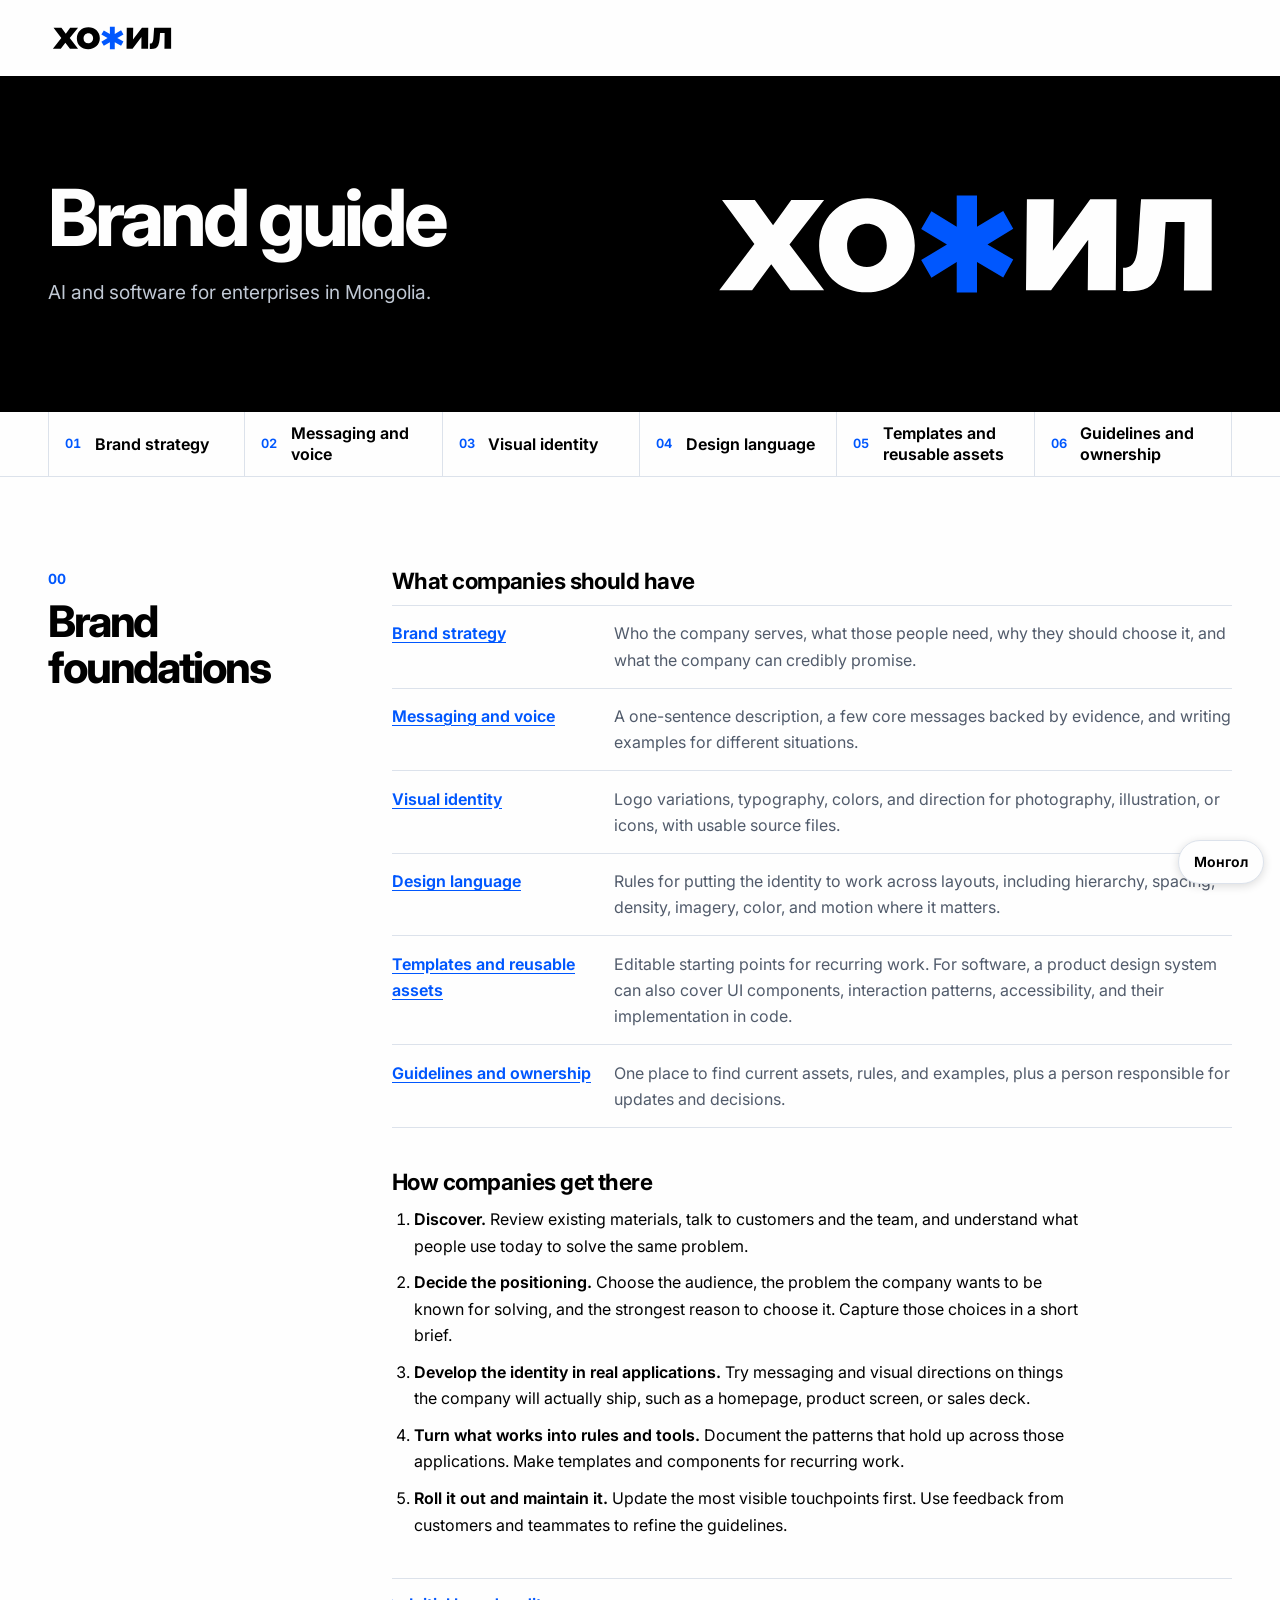
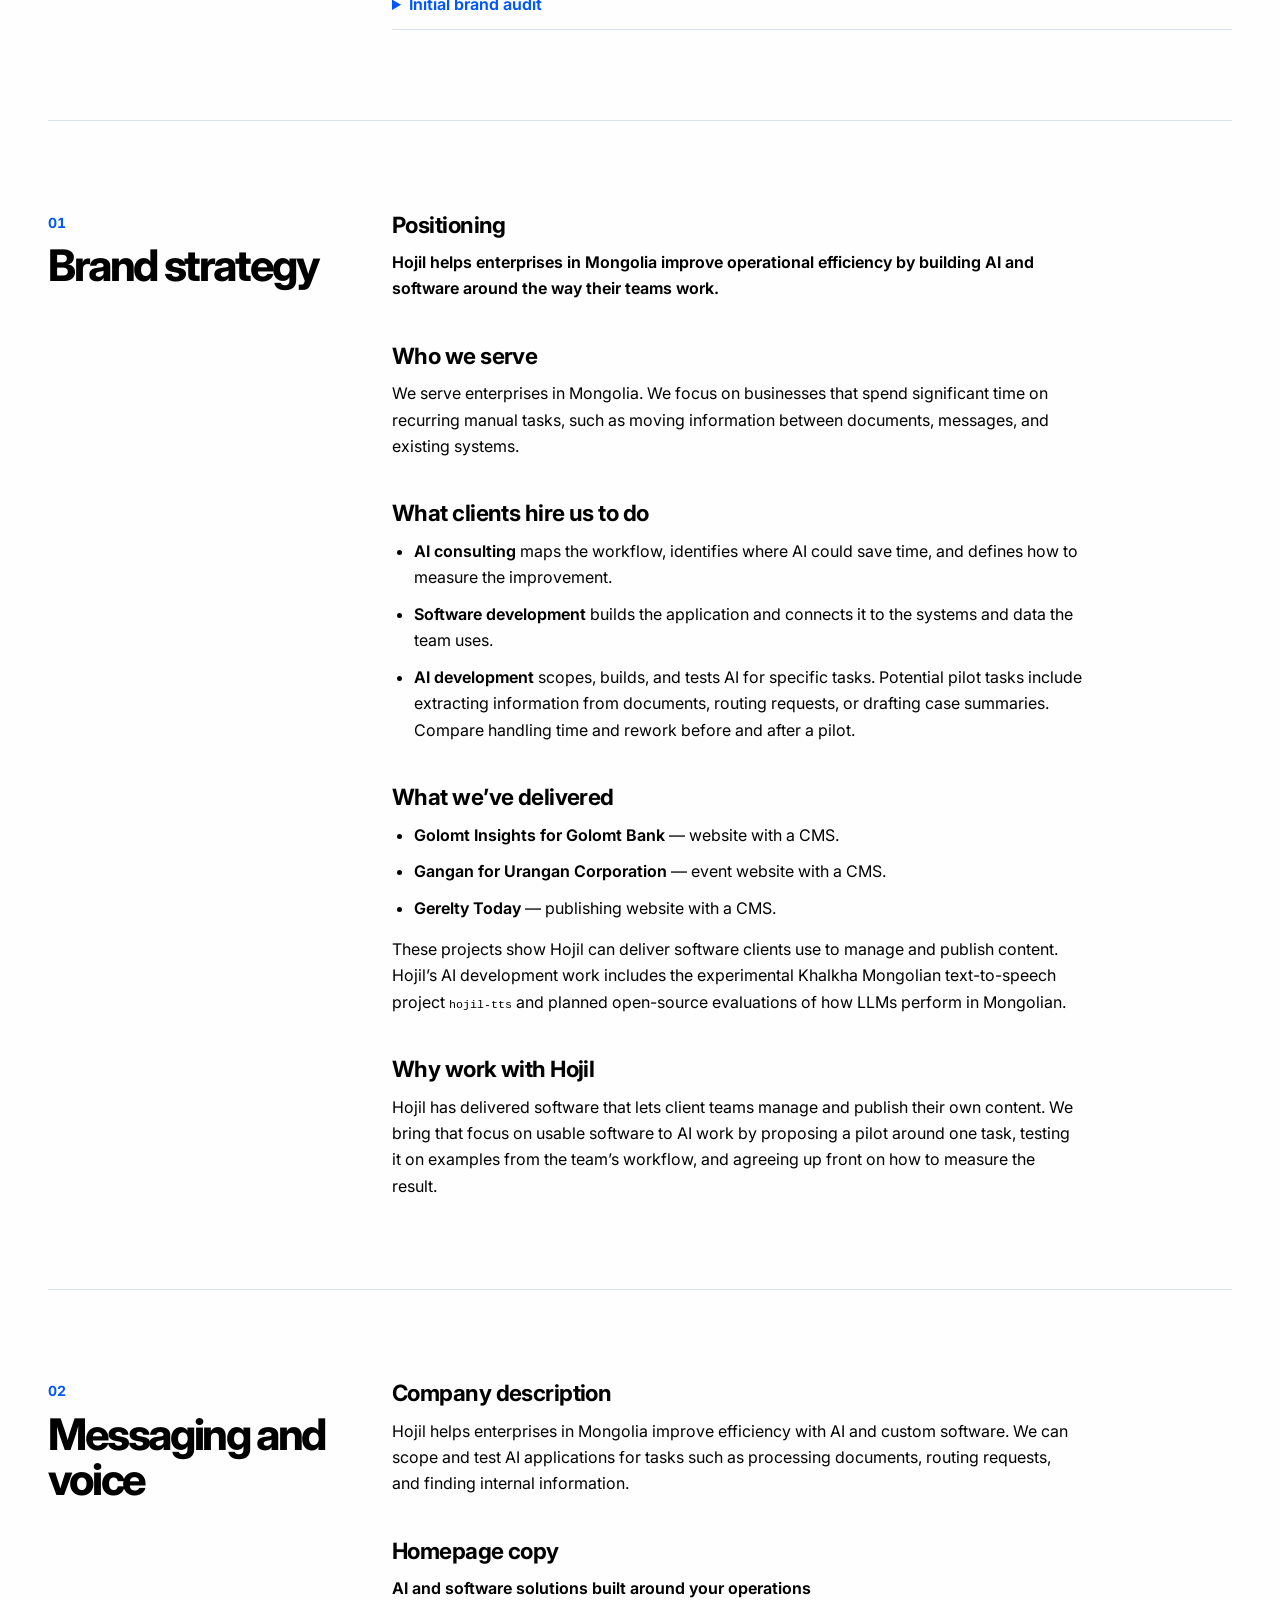
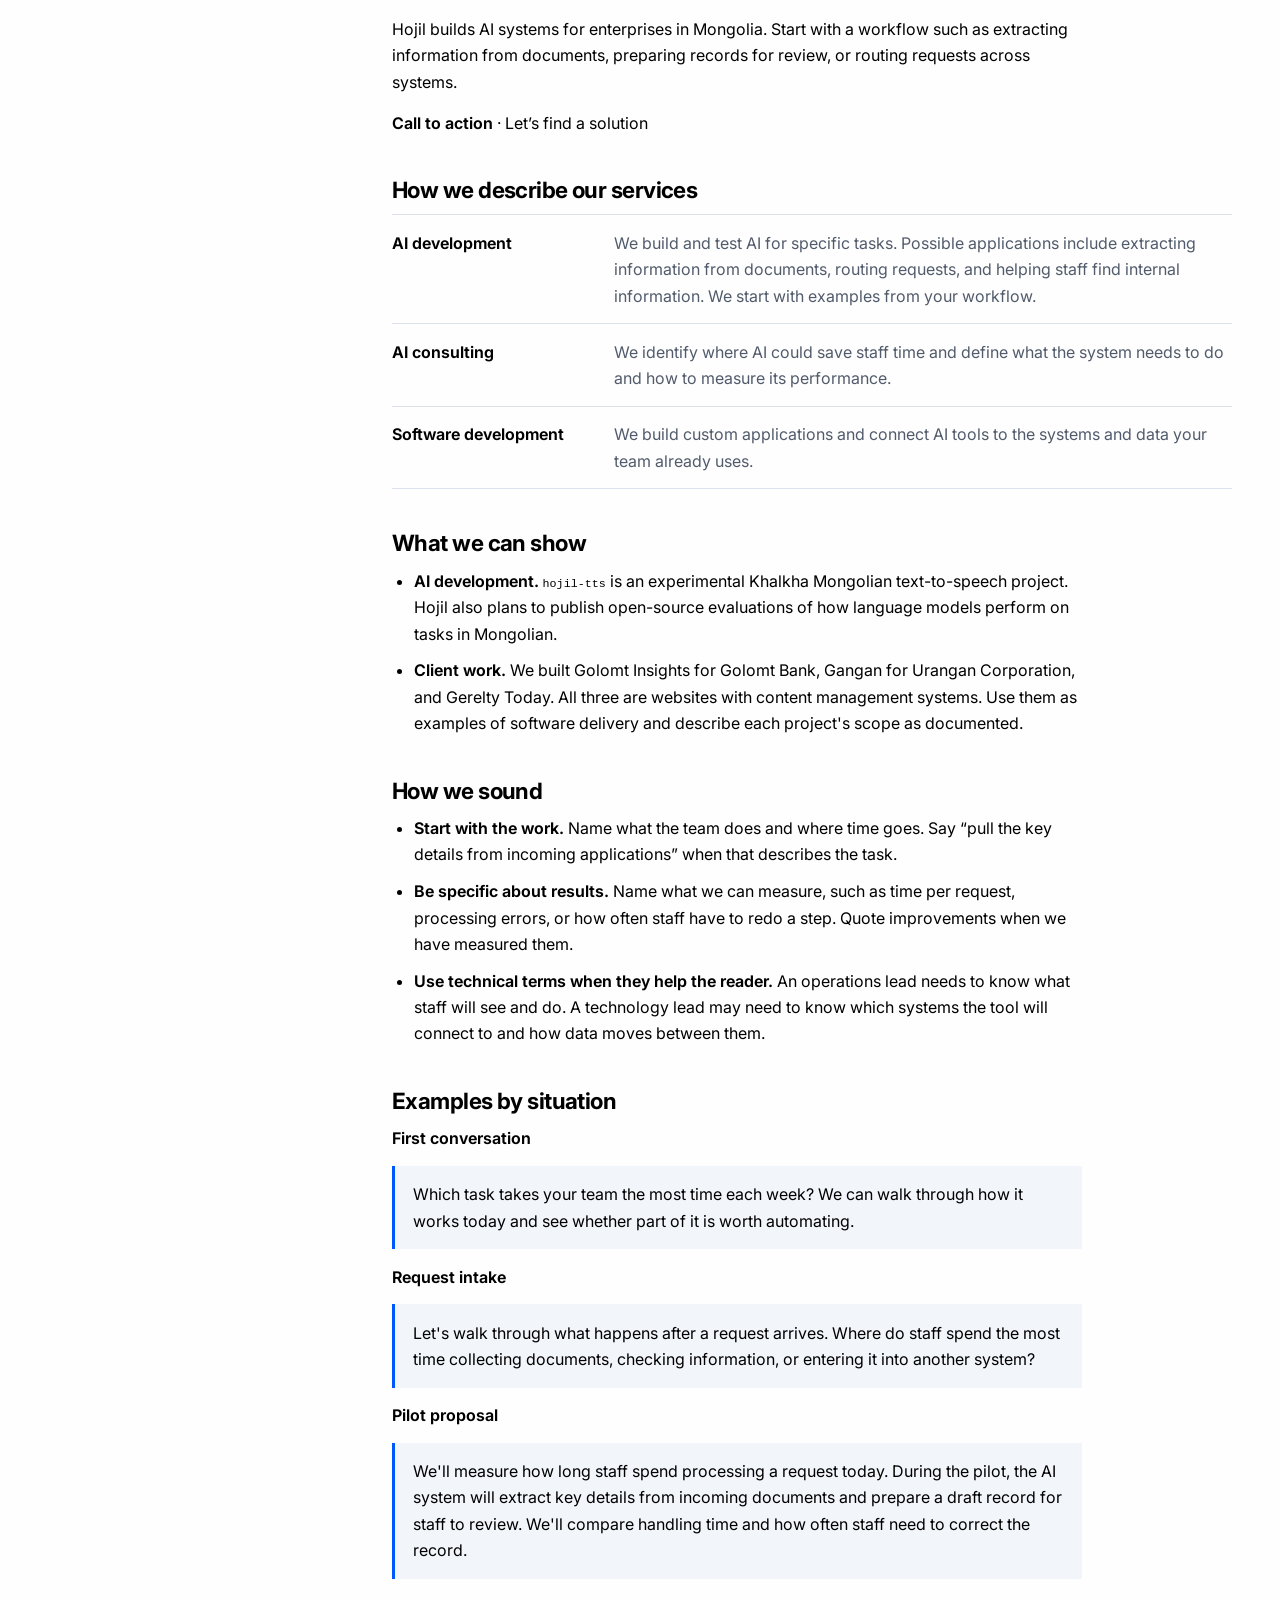
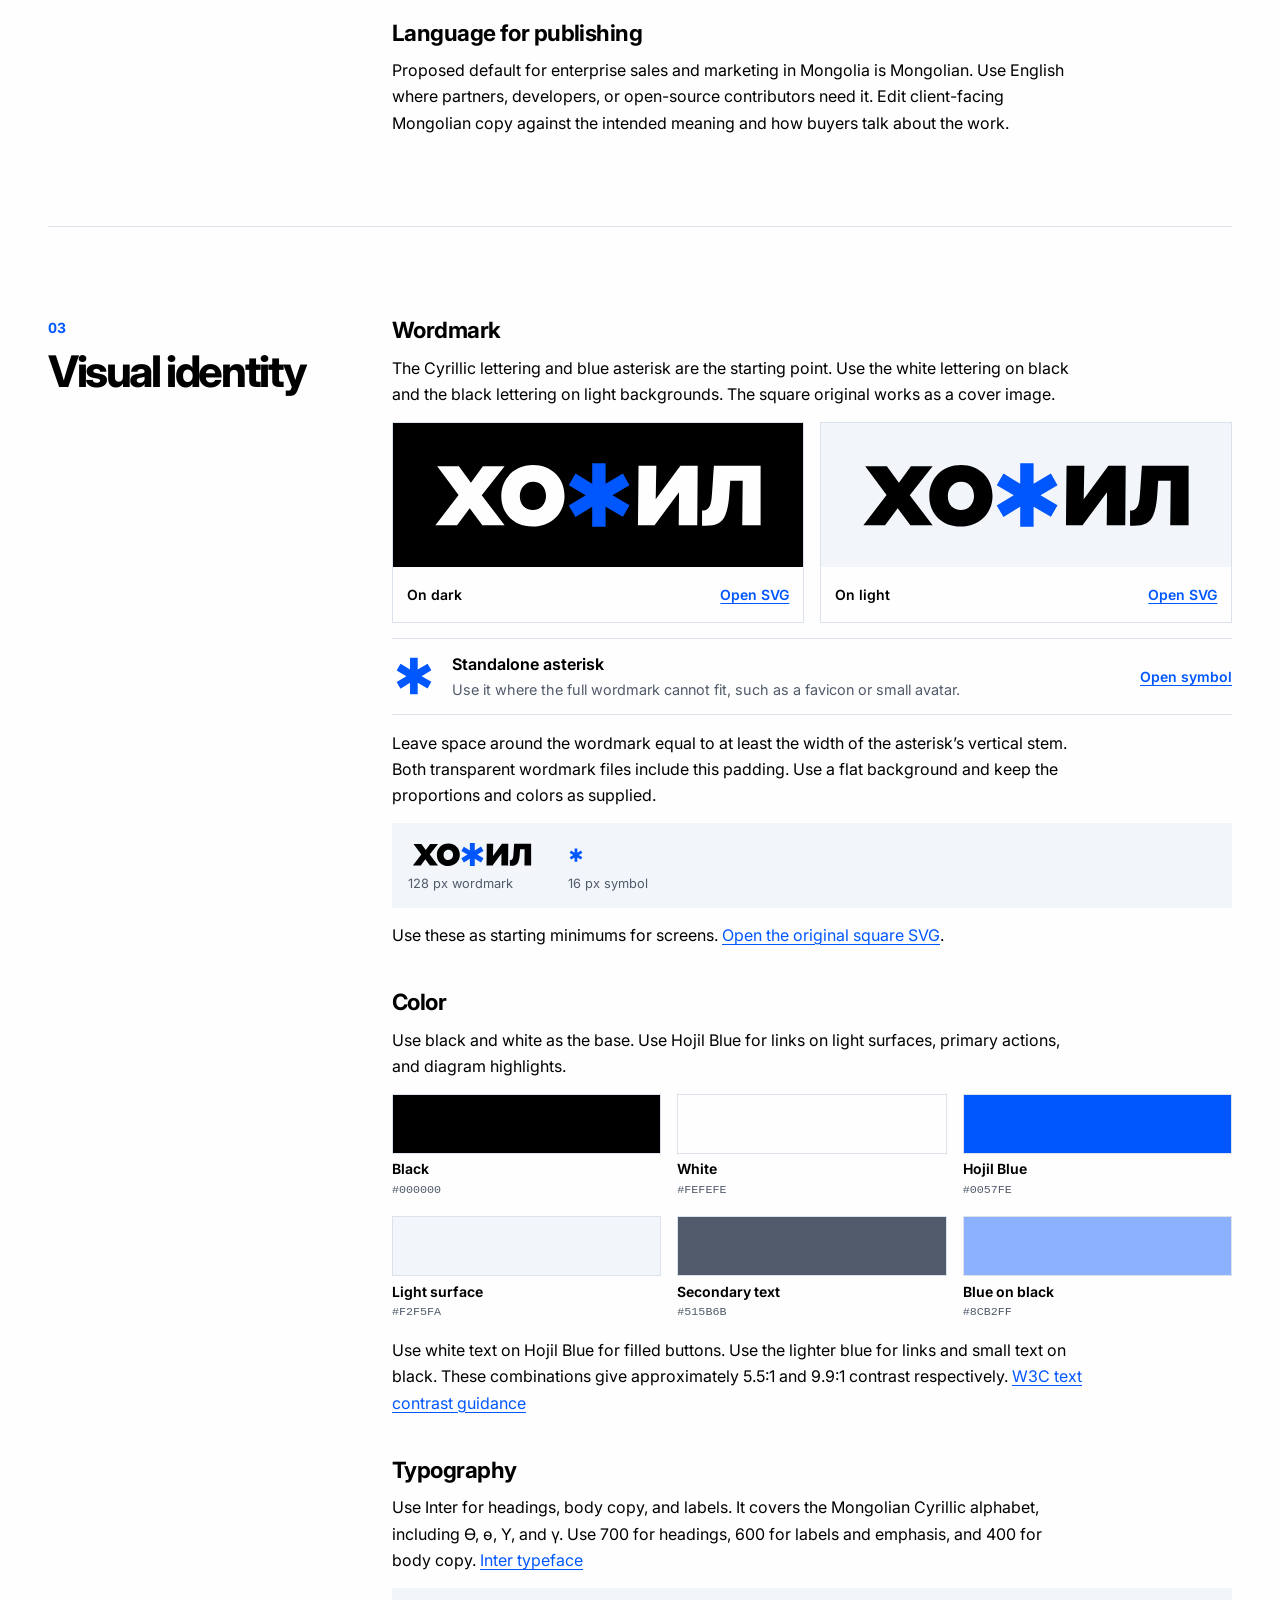
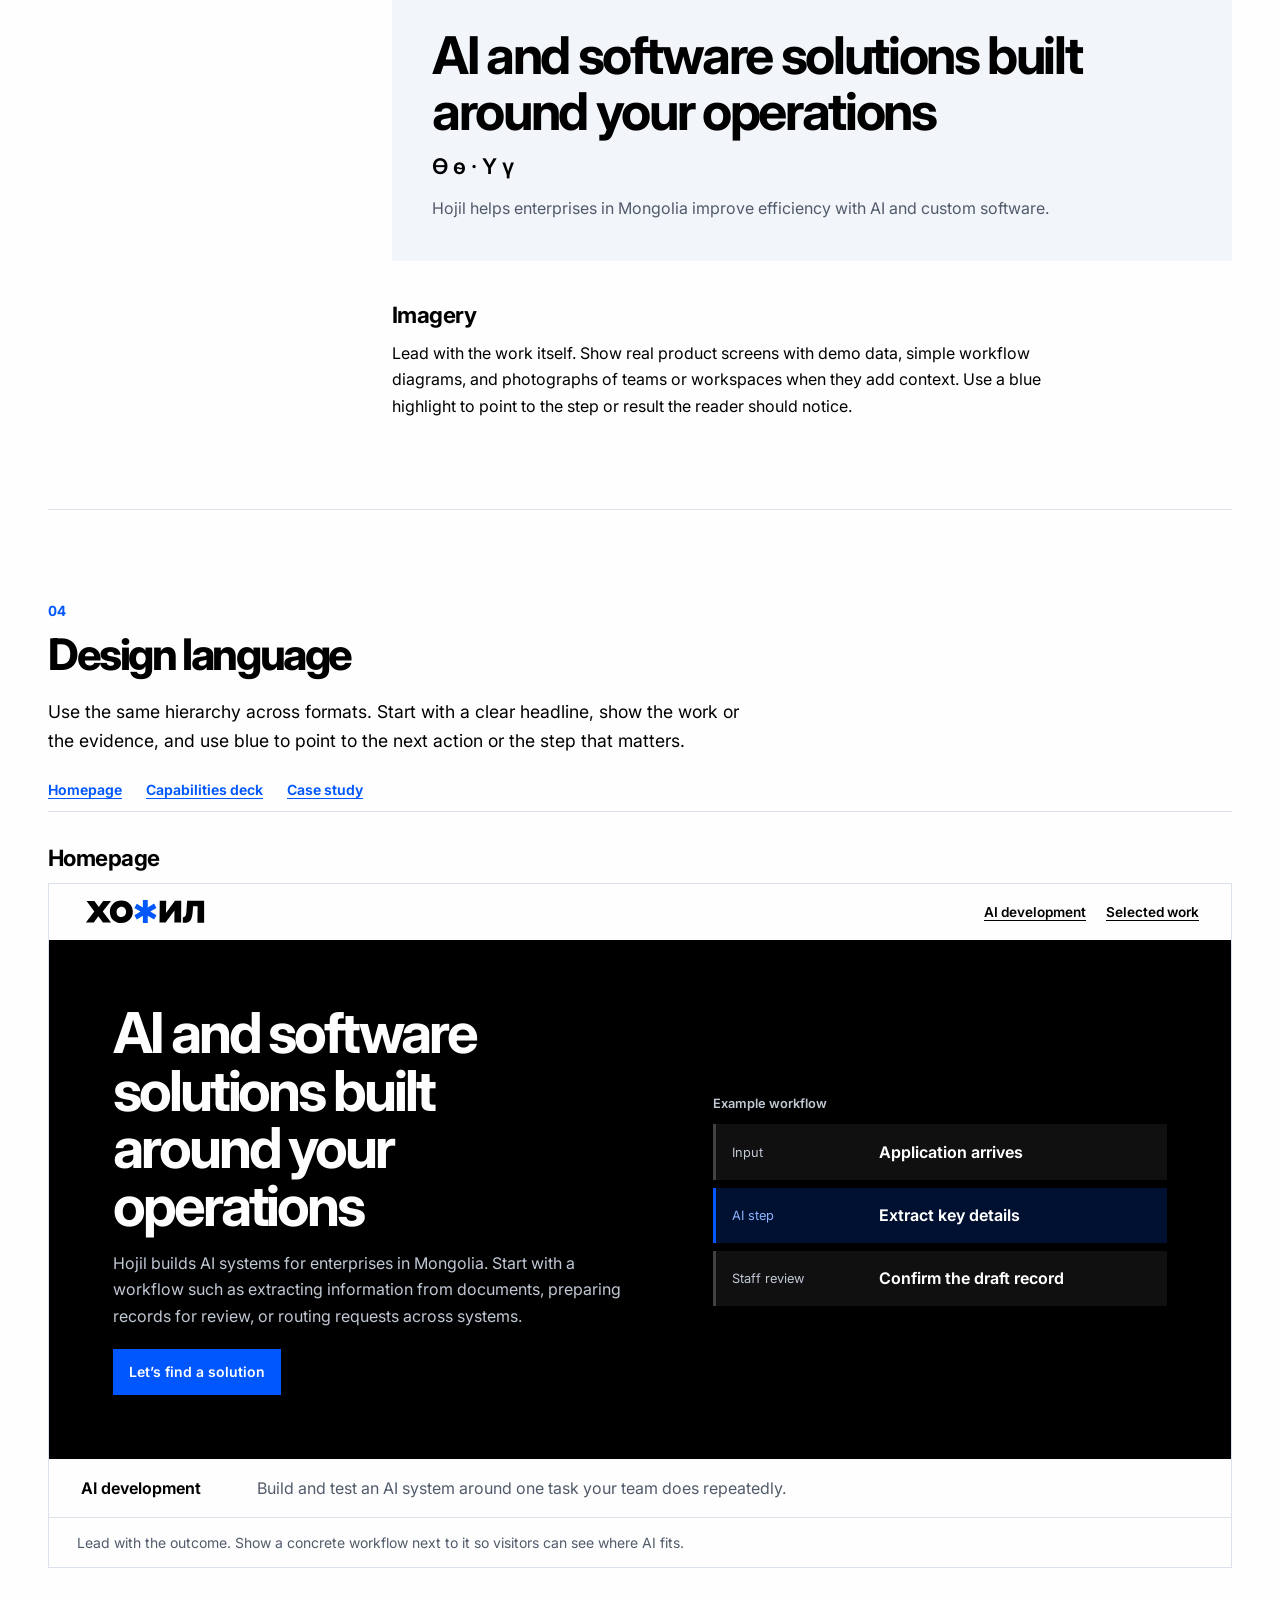
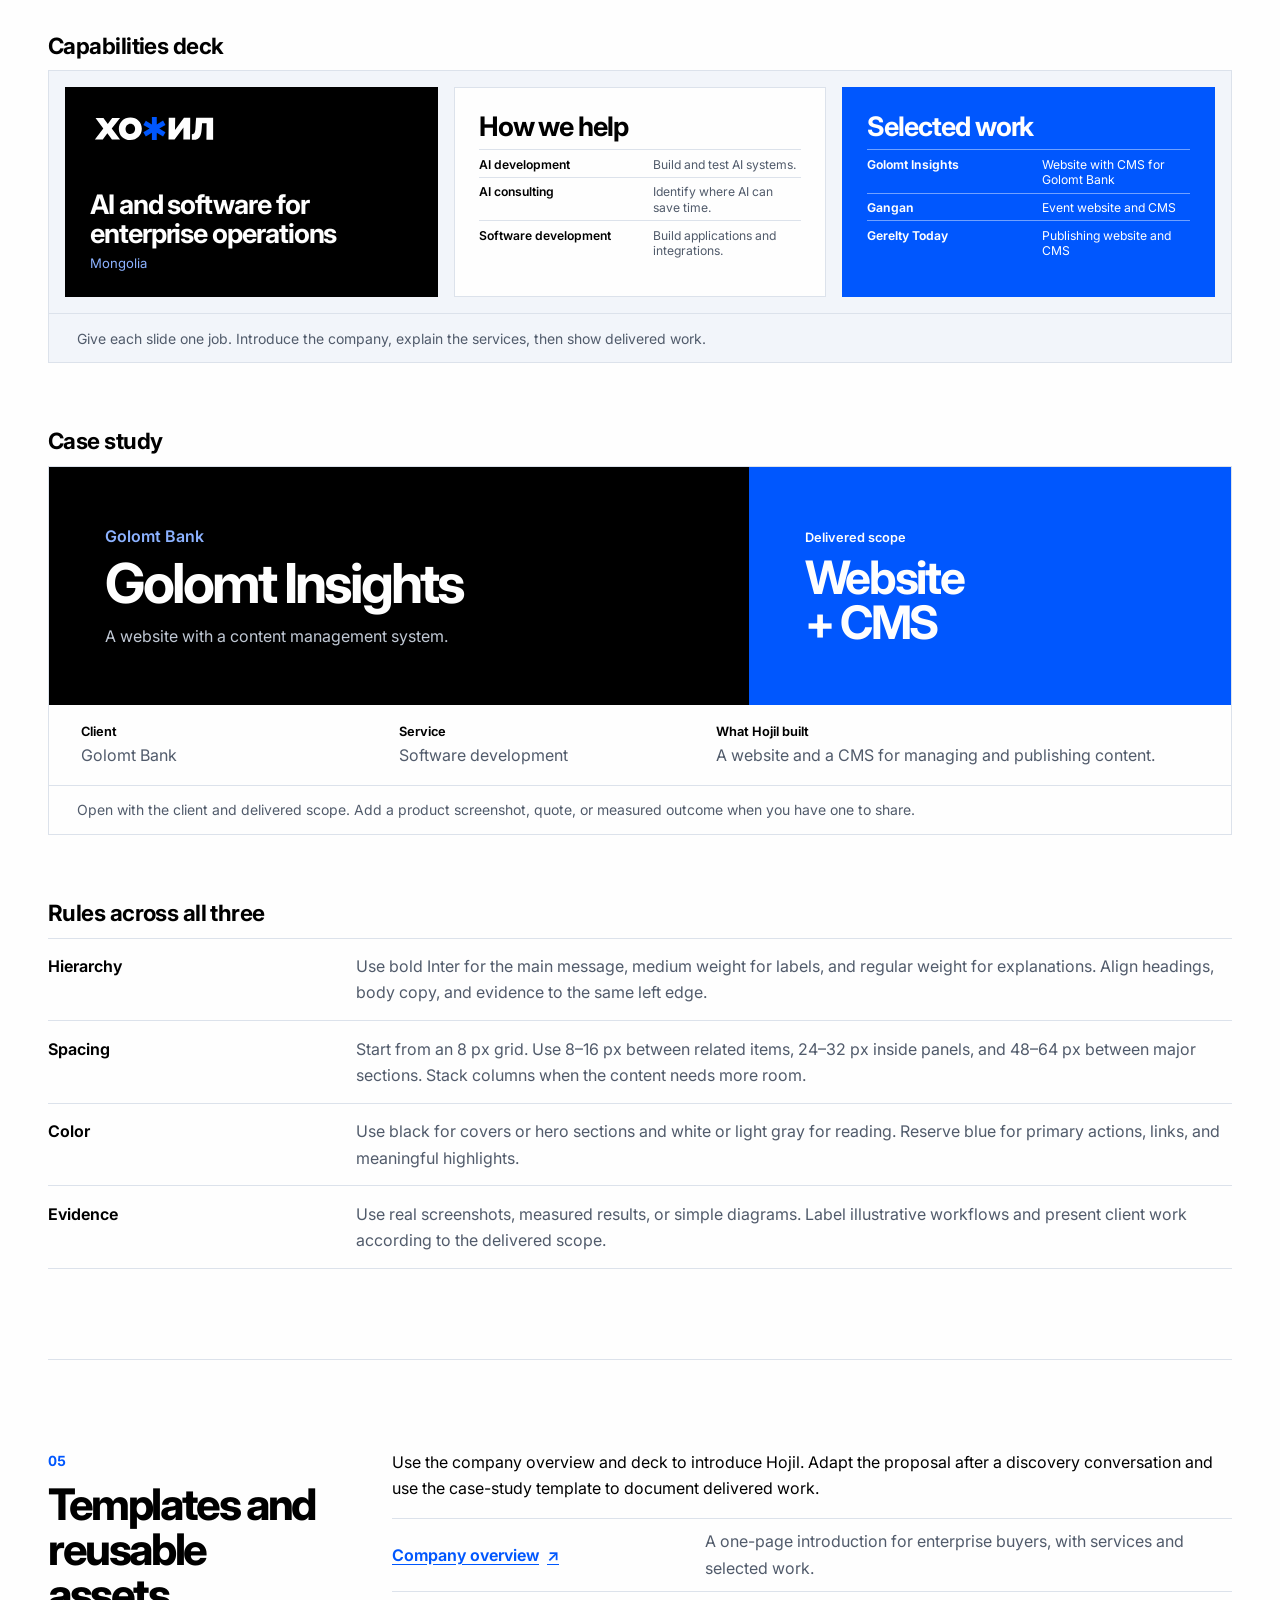
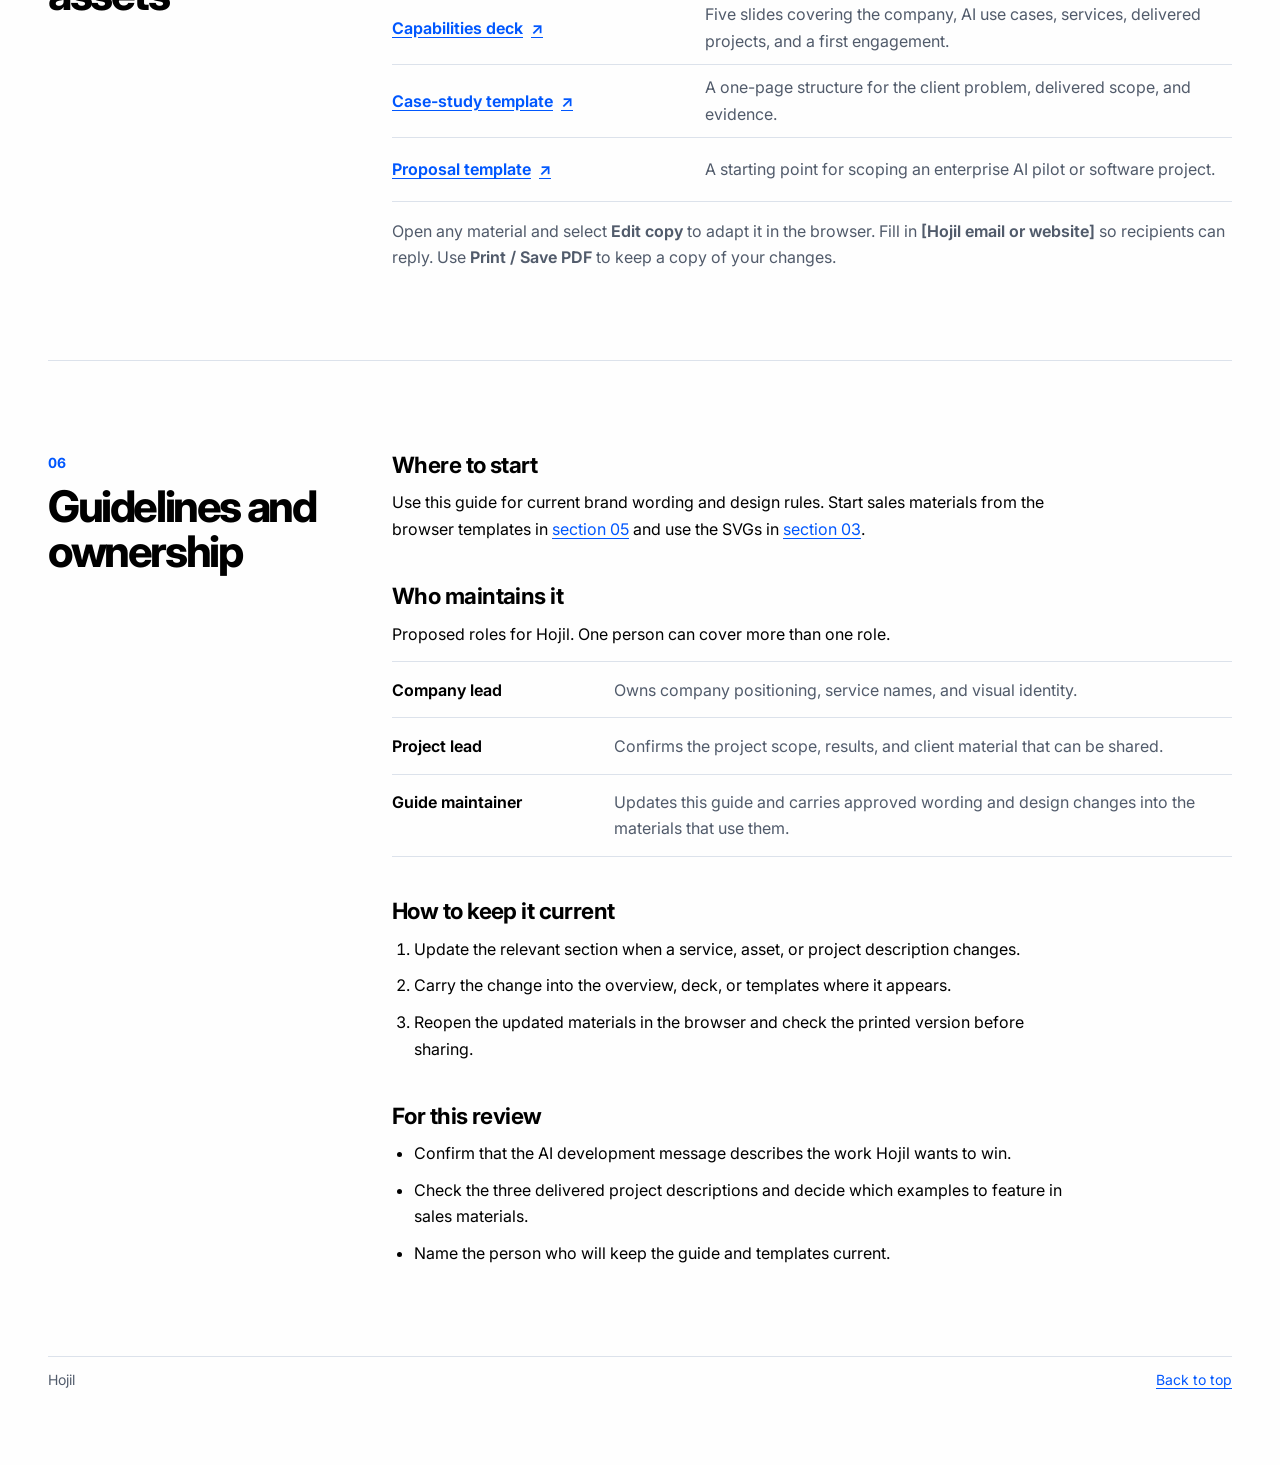
<file: index.html>
<!doctype html>
<html lang="en">
<head>
  <meta charset="utf-8">
  <meta name="viewport" content="width=device-width, initial-scale=1">
  <title>Hojil · Brand guide</title>
  <link rel="icon" href="assets/logo/hojil-symbol.svg" type="image/svg+xml">
  <link rel="stylesheet" href="assets/brand.css">
  <script src="assets/section-nav.js" defer></script>
</head>
<body id="top">
  <a class="skip" href="#content">Skip to content</a>
  <header class="site-header">
    <div class="wrap masthead">
      <a class="brand-link" href="index.html" aria-label="Hojil · Brand guide">
        <img src="assets/logo/hojil-wordmark-on-light.svg" alt="" width="128" height="33">
      </a>
      <a class="language-switch" href="mn/index.html" lang="mn">Монгол</a>
    </div>
  </header>
  <div class="hero">
    <div class="wrap hero-content">
      <div><h1>Brand guide</h1><p>AI and software for enterprises in Mongolia.</p></div>
      <img class="hero-mark" src="assets/logo/hojil-wordmark-on-dark.svg" alt="Хожил" width="540" height="139">
    </div>
  </div>
  <nav class="toc" aria-label="Contents"><div class="wrap toc-links"><a href="#positioning"><span aria-hidden="true">01</span>Brand strategy</a><a href="#messaging"><span aria-hidden="true">02</span>Messaging and voice</a><a href="#visual"><span aria-hidden="true">03</span>Visual identity</a><a href="#design"><span aria-hidden="true">04</span>Design language</a><a href="#templates"><span aria-hidden="true">05</span>Templates and reusable assets</a><a href="#guidelines"><span aria-hidden="true">06</span>Guidelines and ownership</a></div></nav>
  <main id="content" class="wrap" tabindex="-1"><section class="chapter" id="foundations" aria-labelledby="foundations-title"><header class="chapter-header"><span class="index">00</span><h2 id="foundations-title">Brand foundations</h2></header><div class="chapter-content"><section class="subsection"><h3>What companies should have</h3><dl class="matrix ">
<div class="matrix-row"><dt><a href="#positioning">Brand strategy</a></dt>
<dd>Who the company serves, what those people need, why they should choose it, and what the company can credibly promise.</dd>
</div>
<div class="matrix-row"><dt><a href="#messaging">Messaging and voice</a></dt>
<dd>A one-sentence description, a few core messages backed by evidence, and writing examples for different situations.</dd>
</div>
<div class="matrix-row"><dt><a href="#visual">Visual identity</a></dt>
<dd>Logo variations, typography, colors, and direction for photography, illustration, or icons, with usable source files.</dd>
</div>
<div class="matrix-row"><dt><a href="#design">Design language</a></dt>
<dd>Rules for putting the identity to work across layouts, including hierarchy, spacing, density, imagery, color, and motion where it matters.</dd>
</div>
<div class="matrix-row"><dt><a href="#templates">Templates and reusable assets</a></dt>
<dd>Editable starting points for recurring work. For software, a product design system can also cover UI components, interaction patterns, accessibility, and their implementation in code.</dd>
</div>
<div class="matrix-row"><dt><a href="#guidelines">Guidelines and ownership</a></dt>
<dd>One place to find current assets, rules, and examples, plus a person responsible for updates and decisions.</dd>
</div>
</dl></section><section class="subsection"><h3>How companies get there</h3><ol><li><strong>Discover.</strong> Review existing materials, talk to customers and the team, and understand what people use today to solve the same problem.</li><li><strong>Decide the positioning.</strong> Choose the audience, the problem the company wants to be known for solving, and the strongest reason to choose it. Capture those choices in a short brief.</li><li><strong>Develop the identity in real applications.</strong> Try messaging and visual directions on things the company will actually ship, such as a homepage, product screen, or sales deck.</li><li><strong>Turn what works into rules and tools.</strong> Document the patterns that hold up across those applications. Make templates and components for recurring work.</li><li><strong>Roll it out and maintain it.</strong> Update the most visible touchpoints first. Use feedback from customers and teammates to refine the guidelines.</li></ol></section><details class="initial-audit"><summary>Initial brand audit</summary><p class="audit-note">This audit records where the brand project started.</p><section class="subsection"><h3>What Hojil already has</h3><p>Hojil is a company in Mongolia that offers <strong>AI consulting, software development, and AI development</strong>. Its experimental Khalkha Mongolian text-to-speech project, <code>hojil-tts</code>, sits under AI development.</p>
<p>The <code>hojil-brand</code> folder started with only Git metadata. The review draws on the company description and the related local <code>hojil-tts</code> repository. Brand or client materials stored elsewhere may already answer some of the questions below.</p>
<dl class="matrix matrix-wide">
<div class="matrix-row"><dt>Brand strategy</dt>
<dd><span class="cell-label">What exists today</span>A company operating in Mongolia with three service areas. The TTS project demonstrates one area of AI development.</dd>
<dd><span class="cell-label">Gap in the materials reviewed</span>Decide which buyers to focus on, what problems lead them to Hojil, and why they would choose it. Define the scope of each service and how the services fit together.</dd>
</div>
<div class="matrix-row"><dt>Messaging and voice</dt>
<dd><span class="cell-label">What exists today</span>The three service areas are named. The TTS README and listening notes document a concrete example of AI development.</dd>
<dd><span class="cell-label">Gap in the materials reviewed</span>Write a company description and a plain-language explanation of each service. Gather evidence for consulting and software development and decide which languages the first materials need.</dd>
</div>
<div class="matrix-row"><dt>Visual identity</dt>
<dd><span class="cell-label">What exists today</span>Hojil has a Cyrillic <a href="assets/logo/hojil-logo.svg">wordmark</a> with a blue asterisk on black.</dd>
<dd><span class="cell-label">Gap in the materials reviewed</span>Define logo usage, any needed variants, and the broader palette, typography, and imagery. Check Mongolian Cyrillic coverage when choosing fonts.</dd>
</div>
<div class="matrix-row"><dt>Design language</dt>
<dd><span class="cell-label">What exists today</span>The playground is an existing interface for generating, playing, comparing, and rating speech.</dd>
<dd><span class="cell-label">Gap in the materials reviewed</span>Establish a common layout, type hierarchy, and use of color across company materials. Use the playground to test how product demos fit the same visual language.</dd>
</div>
<div class="matrix-row"><dt>Templates and reusable assets</dt>
<dd><span class="cell-label">What exists today</span>The local playground gives Hojil a working demo surface.</dd>
<dd><span class="cell-label">Gap in the materials reviewed</span>Start with a company overview and a case-study format. Add templates for recurring work once the first sales and marketing needs are clear.</dd>
</div>
<div class="matrix-row"><dt>Guidelines and ownership</dt>
<dd><span class="cell-label">What exists today</span>The technical repo has a documentation index. This file starts the brand documentation.</dd>
<dd><span class="cell-label">Gap in the materials reviewed</span>Record approved brand decisions and assets in one place and identify who owns updates.</dd>
</div>
</dl>
<p>Sources: TTS README, playground guide, playground interface, listening findings.</p></section><section class="subsection"><h3>What to work on first</h3><p><strong>Start with a one-page positioning brief for the company.</strong> It should explain who Hojil helps in Mongolia, what brings clients to Hojil, and why they would choose the company. A factual starting description is “Hojil is a company in Mongolia offering AI consulting, software development, and AI development.”</p>
<ol><li><strong>Review real and prospective engagements.</strong> Identify who approached Hojil, what problem they brought, what they had already tried, and what made them consider working with Hojil. Use those examples to choose an initial audience and the problems to lead with.</li><li><strong>Define the three services in buyer terms.</strong> For each service, capture when someone should reach out, what Hojil delivers, and what a successful engagement looks like. Spell out where consulting ends and implementation begins in the kinds of engagements Hojil wants.</li><li><strong>Gather proof for each service.</strong> Look for projects, outcomes, or client feedback that can be shared. Use <code>hojil-tts</code> as an AI development example and describe its experimental status accurately. The playground runs locally, the model export is private, and listening results come from a small development set.</li><li><strong>Apply the brief to a company overview.</strong> Draft a homepage or one-page capabilities overview with a clear company description, the three services, examples of work, and a way to get in touch. Use it to make the first visual decisions.</li></ol>
<p>A useful first milestone is a brief that names the priority buyer and their problem, explains the three services in plain language, and supports each claim with an example wherever one is available.</p></section></details></div></section><section class="chapter" id="positioning" aria-labelledby="positioning-title"><header class="chapter-header"><span class="index">01</span><h2 id="positioning-title">Brand strategy</h2></header><div class="chapter-content"><section class="subsection"><h3>Positioning</h3><p><strong>Hojil helps enterprises in Mongolia improve operational efficiency by building AI and software around the way their teams work.</strong></p></section><section class="subsection"><h3>Who we serve</h3><p>We serve enterprises in Mongolia. We focus on businesses that spend significant time on recurring manual tasks, such as moving information between documents, messages, and existing systems.</p></section><section class="subsection"><h3>What clients hire us to do</h3><ul><li><strong>AI consulting</strong> maps the workflow, identifies where AI could save time, and defines how to measure the improvement.</li><li><strong>Software development</strong> builds the application and connects it to the systems and data the team uses.</li><li><strong>AI development</strong> scopes, builds, and tests AI for specific tasks. Potential pilot tasks include extracting information from documents, routing requests, or drafting case summaries. Compare handling time and rework before and after a pilot.</li></ul></section><section class="subsection"><h3>What we’ve delivered</h3><ul><li><strong>Golomt Insights for Golomt Bank</strong> — website with a CMS.</li><li><strong>Gangan for Urangan Corporation</strong> — event website with a CMS.</li><li><strong>Gerelty Today</strong> — publishing website with a CMS.</li></ul>
<p>These projects show Hojil can deliver software clients use to manage and publish content. Hojil’s AI development work includes the experimental Khalkha Mongolian text-to-speech project <code>hojil-tts</code> and planned open-source evaluations of how LLMs perform in Mongolian.</p></section><section class="subsection"><h3>Why work with Hojil</h3><p>Hojil has delivered software that lets client teams manage and publish their own content. We bring that focus on usable software to AI work by proposing a pilot around one task, testing it on examples from the team’s workflow, and agreeing up front on how to measure the result.</p></section></div></section><section class="chapter" id="messaging" aria-labelledby="messaging-title"><header class="chapter-header"><span class="index">02</span><h2 id="messaging-title">Messaging and voice</h2></header><div class="chapter-content"><section class="subsection"><h3>Company description</h3><p>Hojil helps enterprises in Mongolia improve efficiency with AI and custom software. We can scope and test AI applications for tasks such as processing documents, routing requests, and finding internal information.</p></section><section class="subsection"><h3>Homepage copy</h3><p><strong>AI and software solutions built around your operations</strong></p>
<p>Hojil builds AI systems for enterprises in Mongolia. Start with a workflow such as extracting information from documents, preparing records for review, or routing requests across systems.</p>
<p><strong>Call to action</strong> · Let’s find a solution</p></section><section class="subsection"><h3>How we describe our services</h3><dl class="matrix ">
<div class="matrix-row"><dt>AI development</dt>
<dd>We build and test AI for specific tasks. Possible applications include extracting information from documents, routing requests, and helping staff find internal information. We start with examples from your workflow.</dd>
</div>
<div class="matrix-row"><dt>AI consulting</dt>
<dd>We identify where AI could save staff time and define what the system needs to do and how to measure its performance.</dd>
</div>
<div class="matrix-row"><dt>Software development</dt>
<dd>We build custom applications and connect AI tools to the systems and data your team already uses.</dd>
</div>
</dl></section><section class="subsection"><h3>What we can show</h3><ul><li><strong>AI development.</strong> <code>hojil-tts</code> is an experimental Khalkha Mongolian text-to-speech project. Hojil also plans to publish open-source evaluations of how language models perform on tasks in Mongolian.</li><li><strong>Client work.</strong> We built Golomt Insights for Golomt Bank, Gangan for Urangan Corporation, and Gerelty Today. All three are websites with content management systems. Use them as examples of software delivery and describe each project&#x27;s scope as documented.</li></ul></section><section class="subsection"><h3>How we sound</h3><ul><li><strong>Start with the work.</strong> Name what the team does and where time goes. Say “pull the key details from incoming applications” when that describes the task.</li><li><strong>Be specific about results.</strong> Name what we can measure, such as time per request, processing errors, or how often staff have to redo a step. Quote improvements when we have measured them.</li><li><strong>Use technical terms when they help the reader.</strong> An operations lead needs to know what staff will see and do. A technology lead may need to know which systems the tool will connect to and how data moves between them.</li></ul></section><section class="subsection"><h3>Examples by situation</h3><p><strong>First conversation</strong></p>
<blockquote><p>Which task takes your team the most time each week? We can walk through how it works today and see whether part of it is worth automating.</p></blockquote>
<p><strong>Request intake</strong></p>
<blockquote><p>Let&#x27;s walk through what happens after a request arrives. Where do staff spend the most time collecting documents, checking information, or entering it into another system?</p></blockquote>
<p><strong>Pilot proposal</strong></p>
<blockquote><p>We&#x27;ll measure how long staff spend processing a request today. During the pilot, the AI system will extract key details from incoming documents and prepare a draft record for staff to review. We&#x27;ll compare handling time and how often staff need to correct the record.</p></blockquote></section><section class="subsection"><h3>Language for publishing</h3><p>Proposed default for enterprise sales and marketing in Mongolia is Mongolian. Use English where partners, developers, or open-source contributors need it. Edit client-facing Mongolian copy against the intended meaning and how buyers talk about the work.</p></section></div></section>
<section class="chapter" id="visual" aria-labelledby="visual-title">
  <header class="chapter-header"><span class="index">03</span><h2 id="visual-title">Visual identity</h2></header>
  <div class="chapter-content visual-content">
    <section class="subsection">
      <h3>Wordmark</h3>
      <p>The Cyrillic lettering and blue asterisk are the starting point. Use the white lettering on black and the black lettering on light backgrounds. The square original works as a cover image.</p>
      <div class="logo-grid">
        <figure class="logo-card">
          <div class="logo-preview on-dark"><img src="assets/logo/hojil-wordmark-on-dark.svg" alt="Хожил in white with a blue asterisk"></div>
          <figcaption><span>On dark</span><a href="assets/logo/hojil-wordmark-on-dark.svg" target="_blank" rel="noopener" aria-label="Open dark-background SVG">Open SVG</a></figcaption>
        </figure>
        <figure class="logo-card">
          <div class="logo-preview on-light"><img src="assets/logo/hojil-wordmark-on-light.svg" alt="Хожил in black with a blue asterisk"></div>
          <figcaption><span>On light</span><a href="assets/logo/hojil-wordmark-on-light.svg" target="_blank" rel="noopener" aria-label="Open light-background SVG">Open SVG</a></figcaption>
        </figure>
      </div>
      <div class="asset-row">
        <img src="assets/logo/hojil-symbol.svg" alt="" width="44" height="44">
        <div><strong>Standalone asterisk</strong><p>Use it where the full wordmark cannot fit, such as a favicon or small avatar.</p></div>
        <a href="assets/logo/hojil-symbol.svg" target="_blank" rel="noopener">Open symbol</a>
      </div>
      <p>Leave space around the wordmark equal to at least the width of the asterisk’s vertical stem. Both transparent wordmark files include this padding. Use a flat background and keep the proportions and colors as supplied.</p>
      <div class="size-specimens">
        <figure><img src="assets/logo/hojil-wordmark-on-light.svg" alt="Хожил wordmark at 128 pixels wide" width="128" height="33"><figcaption>128 px wordmark</figcaption></figure>
        <figure><img src="assets/logo/hojil-symbol.svg" alt="Hojil asterisk at 16 pixels wide" width="16" height="16"><figcaption>16 px symbol</figcaption></figure>
      </div>
      <p>Use these as starting minimums for screens. <a href="assets/logo/hojil-logo.svg" target="_blank" rel="noopener">Open the original square SVG</a>.</p>
    </section>
    <section class="subsection">
      <h3>Color</h3>
      <p>Use black and white as the base. Use Hojil Blue for links on light surfaces, primary actions, and diagram highlights.</p>
      <ul class="swatches" aria-label="Hojil color palette">
        <li><span class="swatch ink" aria-hidden="true"></span><strong>Black</strong><code>#000000</code></li>
        <li><span class="swatch paper" aria-hidden="true"></span><strong>White</strong><code>#FEFEFE</code></li>
        <li><span class="swatch blue" aria-hidden="true"></span><strong>Hojil Blue</strong><code>#0057FE</code></li>
        <li><span class="swatch mist" aria-hidden="true"></span><strong>Light surface</strong><code>#F2F5FA</code></li>
        <li><span class="swatch slate" aria-hidden="true"></span><strong>Secondary text</strong><code>#515B6B</code></li>
        <li><span class="swatch sky" aria-hidden="true"></span><strong>Blue on black</strong><code>#8CB2FF</code></li>
      </ul>
      <p>Use white text on Hojil Blue for filled buttons. Use the lighter blue for links and small text on black. These combinations give approximately 5.5:1 and 9.9:1 contrast respectively. <a href="https://www.w3.org/WAI/WCAG22/Understanding/contrast-minimum.html">W3C text contrast guidance</a></p>
    </section>
    <section class="subsection">
      <h3>Typography</h3>
      <p>Use Inter for headings, body copy, and labels. It covers the Mongolian Cyrillic alphabet, including Ө, ө, Ү, and ү. Use 700 for headings, 600 for labels and emphasis, and 400 for body copy. <a href="https://rsms.me/inter/">Inter typeface</a></p>
      <div class="type-specimen">
        <p class="sample-heading">AI and software solutions built around your operations</p>
        <p class="sample-alphabet" lang="mn">Ө ө · Ү ү</p>
        <p class="sample-body">Hojil helps enterprises in Mongolia improve efficiency with AI and custom software.</p>
      </div>
    </section>
    <section class="subsection">
      <h3>Imagery</h3>
      <p>Lead with the work itself. Show real product screens with demo data, simple workflow diagrams, and photographs of teams or workspaces when they add context. Use a blue highlight to point to the step or result the reader should notice.</p>
    </section>
  </div>
</section>
<section class="chapter design-chapter" id="design" aria-labelledby="design-title">
  <header class="chapter-header"><span class="index">04</span><h2 id="design-title">Design language</h2></header>
  <div class="chapter-content">
    <p class="design-intro">Use the same hierarchy across formats. Start with a clear headline, show the work or the evidence, and use blue to point to the next action or the step that matters.</p>
    <nav class="example-nav" aria-label="Design examples">
      <a href="#homepage-example">Homepage</a>
      <a href="#deck-example">Capabilities deck</a>
      <a href="#case-example">Case study</a>
    </nav>

    <section class="subsection design-example" id="homepage-example" aria-labelledby="homepage-title">
      <h3 id="homepage-title">Homepage</h3>
      <figure class="design-sample">
        <div class="home-mast">
          <img src="assets/logo/hojil-wordmark-on-light.svg" alt="Хожил" width="128" height="33">
          <div class="home-mast-links">
            <a href="#home-ai">AI development</a>
            <a href="#case-example">Selected work</a>
          </div>
        </div>
        <div class="home-hero">
          <div>
            <p class="home-title">AI and software solutions built around your operations</p>
            <p>Hojil builds AI systems for enterprises in Mongolia. Start with a workflow such as extracting information from documents, preparing records for review, or routing requests across systems.</p>
            <span class="sample-cta">Let’s find a solution</span>
          </div>
          <div class="home-workflow">
            <p>Example workflow</p>
            <ol>
              <li><span>Input</span><strong>Application arrives</strong></li>
              <li class="ai-step"><span>AI step</span><strong>Extract key details</strong></li>
              <li><span>Staff review</span><strong>Confirm the draft record</strong></li>
            </ol>
          </div>
        </div>
        <div class="home-service" id="home-ai">
          <strong>AI development</strong>
          <p>Build and test an AI system around one task your team does repeatedly.</p>
        </div>
        <figcaption>Lead with the outcome. Show a concrete workflow next to it so visitors can see where AI fits.</figcaption>
      </figure>
    </section>

    <section class="subsection design-example" id="deck-example" aria-labelledby="deck-title">
      <h3 id="deck-title">Capabilities deck</h3>
      <figure class="design-sample deck-sample">
        <ol class="deck-grid" aria-label="Three example slides">
          <li class="deck-slide deck-cover">
            <img src="assets/logo/hojil-wordmark-on-dark.svg" alt="Хожил" width="128" height="33">
            <div>
              <p class="slide-title">AI and software for enterprise operations</p>
              <p>Mongolia</p>
            </div>
          </li>
          <li class="deck-slide deck-services">
            <p class="slide-title">How we help</p>
            <dl>
              <div><dt>AI development</dt><dd>Build and test AI systems.</dd></div>
              <div><dt>AI consulting</dt><dd>Identify where AI can save time.</dd></div>
              <div><dt>Software development</dt><dd>Build applications and integrations.</dd></div>
            </dl>
          </li>
          <li class="deck-slide deck-work">
            <p class="slide-title">Selected work</p>
            <ul>
              <li><strong>Golomt Insights</strong><span>Website with CMS for Golomt Bank</span></li>
              <li><strong>Gangan</strong><span>Event website and CMS</span></li>
              <li><strong>Gerelty Today</strong><span>Publishing website and CMS</span></li>
            </ul>
          </li>
        </ol>
        <figcaption>Give each slide one job. Introduce the company, explain the services, then show delivered work.</figcaption>
      </figure>
    </section>

    <section class="subsection design-example" id="case-example" aria-labelledby="case-title">
      <h3 id="case-title">Case study</h3>
      <figure class="design-sample">
        <div class="case-cover">
          <div>
            <p class="case-client">Golomt Bank</p>
            <p class="case-name">Golomt Insights</p>
            <p class="case-summary">A website with a content management system.</p>
          </div>
          <div class="case-scope">
            <span>Delivered scope</span>
            <strong>Website<br>+ CMS</strong>
          </div>
        </div>
        <dl class="case-facts">
          <div><dt>Client</dt><dd>Golomt Bank</dd></div>
          <div><dt>Service</dt><dd>Software development</dd></div>
          <div><dt>What Hojil built</dt><dd>A website and a CMS for managing and publishing content.</dd></div>
        </dl>
        <figcaption>Open with the client and delivered scope. Add a product screenshot, quote, or measured outcome when you have one to share.</figcaption>
      </figure>
    </section>

    <section class="subsection" aria-labelledby="shared-rules-title">
      <h3 id="shared-rules-title">Rules across all three</h3>
      <dl class="matrix design-rules">
        <div class="matrix-row"><dt>Hierarchy</dt><dd>Use bold Inter for the main message, medium weight for labels, and regular weight for explanations. Align headings, body copy, and evidence to the same left edge.</dd></div>
        <div class="matrix-row"><dt>Spacing</dt><dd>Start from an 8 px grid. Use 8–16 px between related items, 24–32 px inside panels, and 48–64 px between major sections. Stack columns when the content needs more room.</dd></div>
        <div class="matrix-row"><dt>Color</dt><dd>Use black for covers or hero sections and white or light gray for reading. Reserve blue for primary actions, links, and meaningful highlights.</dd></div>
        <div class="matrix-row"><dt>Evidence</dt><dd>Use real screenshots, measured results, or simple diagrams. Label illustrative workflows and present client work according to the delivered scope.</dd></div>
      </dl>
    </section>
  </div>
</section>
<section class="chapter" id="templates" aria-labelledby="templates-title">
  <header class="chapter-header"><span class="index">05</span><h2 id="templates-title">Templates and reusable assets</h2></header>
  <div class="chapter-content">
    <p>Use the company overview and deck to introduce Hojil. Adapt the proposal after a discovery conversation and use the case-study template to document delivered work.</p>
    <ul class="material-list">
      <li><a href="materials/company-overview.html">Company overview <span aria-hidden="true">↗</span></a><p>A one-page introduction for enterprise buyers, with services and selected work.</p></li>
      <li><a href="materials/capabilities-deck.html">Capabilities deck <span aria-hidden="true">↗</span></a><p>Five slides covering the company, AI use cases, services, delivered projects, and a first engagement.</p></li>
      <li><a href="materials/case-study.html">Case-study template <span aria-hidden="true">↗</span></a><p>A one-page structure for the client problem, delivered scope, and evidence.</p></li>
      <li><a href="materials/proposal.html">Proposal template <span aria-hidden="true">↗</span></a><p>A starting point for scoping an enterprise AI pilot or software project.</p></li>
    </ul>
    <p class="material-help">Open any material and select <strong>Edit copy</strong> to adapt it in the browser. Fill in <strong>[Hojil email or website]</strong> so recipients can reply. Use <strong>Print / Save PDF</strong> to keep a copy of your changes.</p>
  </div>
</section>
<section class="chapter" id="guidelines" aria-labelledby="guidelines-title">
  <header class="chapter-header"><span class="index">06</span><h2 id="guidelines-title">Guidelines and ownership</h2></header>
  <div class="chapter-content">
    <section class="subsection">
      <h3>Where to start</h3>
      <p>Use this guide for current brand wording and design rules. Start sales materials from the browser templates in <a href="#templates">section 05</a> and use the SVGs in <a href="#visual">section 03</a>.</p>
    </section>
    <section class="subsection">
      <h3>Who maintains it</h3>
      <p>Proposed roles for Hojil. One person can cover more than one role.</p>
      <dl class="matrix">
        <div class="matrix-row"><dt>Company lead</dt><dd>Owns company positioning, service names, and visual identity.</dd></div>
        <div class="matrix-row"><dt>Project lead</dt><dd>Confirms the project scope, results, and client material that can be shared.</dd></div>
        <div class="matrix-row"><dt>Guide maintainer</dt><dd>Updates this guide and carries approved wording and design changes into the materials that use them.</dd></div>
      </dl>
    </section>
    <section class="subsection">
      <h3>How to keep it current</h3>
      <ol>
        <li>Update the relevant section when a service, asset, or project description changes.</li>
        <li>Carry the change into the overview, deck, or templates where it appears.</li>
        <li>Reopen the updated materials in the browser and check the printed version before sharing.</li>
      </ol>
    </section>
    <section class="subsection">
      <h3>For this review</h3>
      <ul>
        <li>Confirm that the AI development message describes the work Hojil wants to win.</li>
        <li>Check the three delivered project descriptions and decide which examples to feature in sales materials.</li>
        <li>Name the person who will keep the guide and templates current.</li>
      </ul>
    </section>
  </div>
</section>
</main>
  <footer class="wrap site-footer"><span>Hojil</span><a href="#top">Back to top</a></footer>
</body>
</html>
</file>
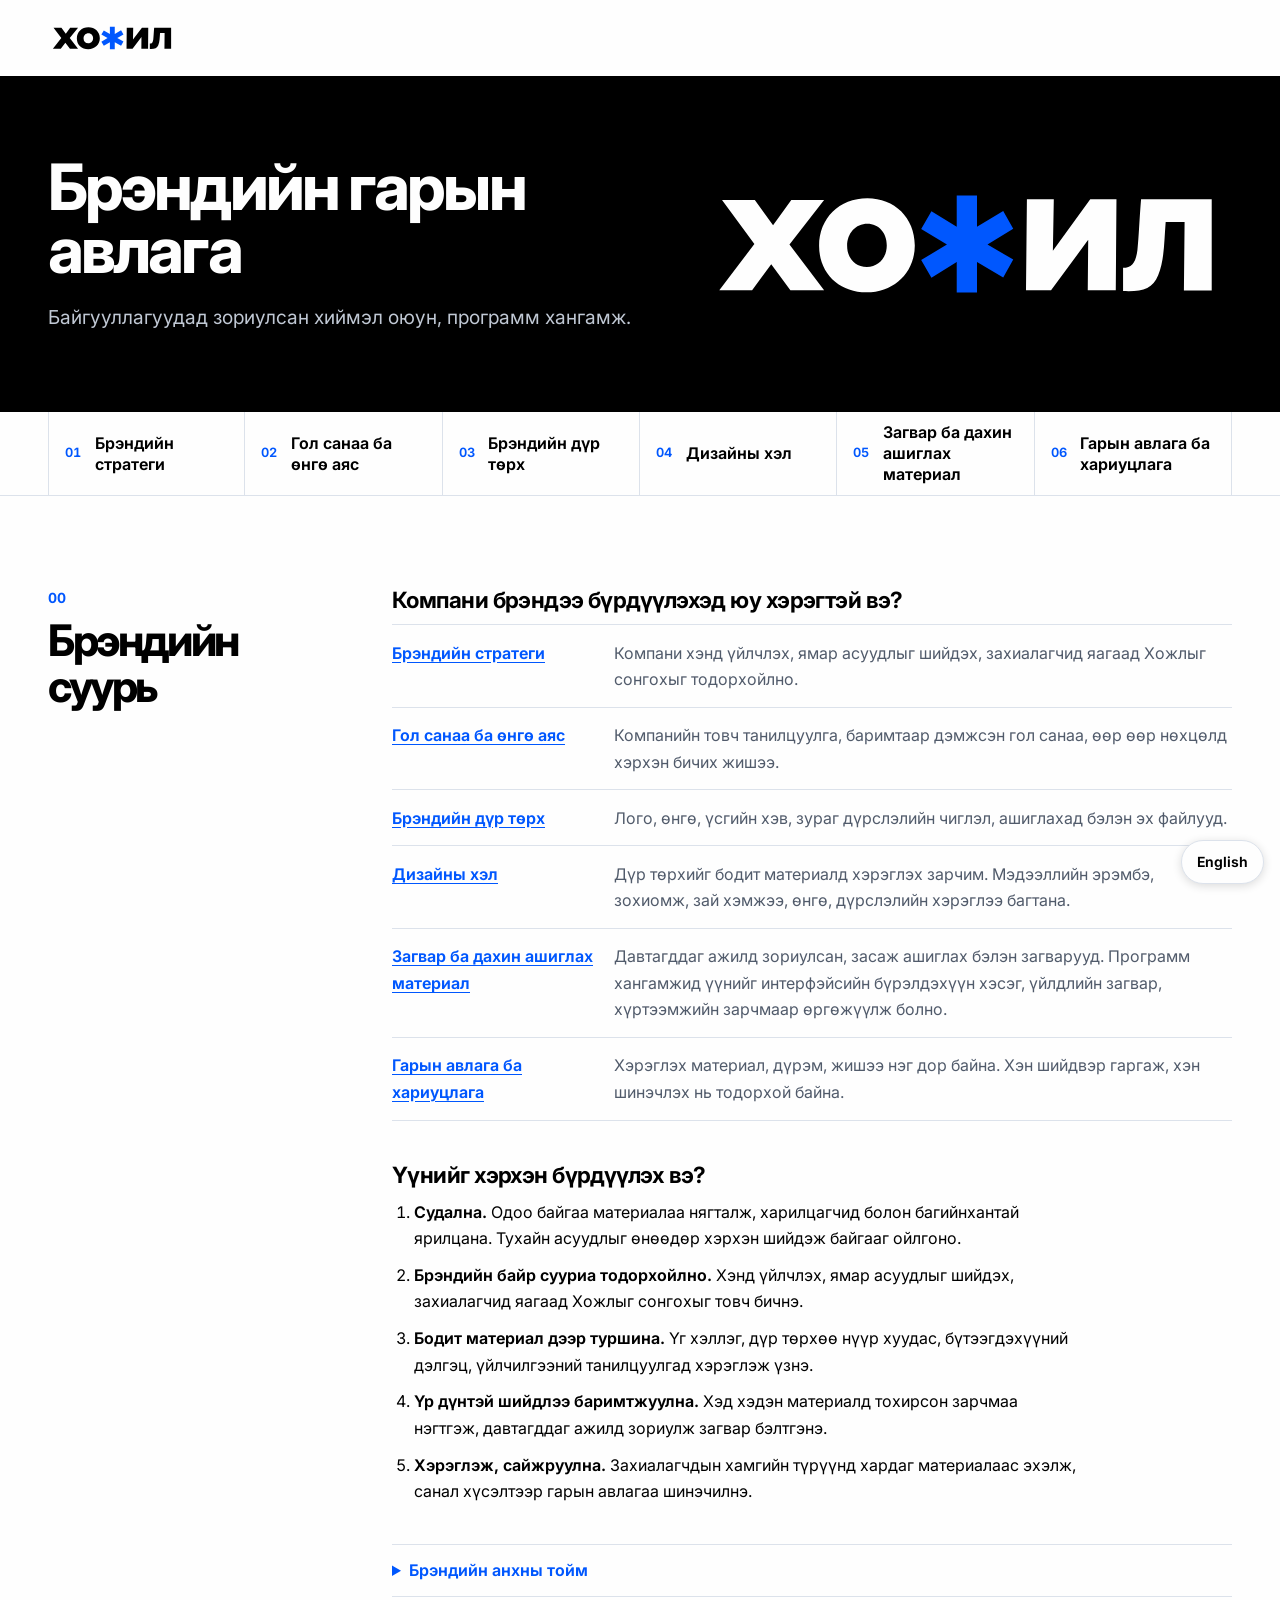
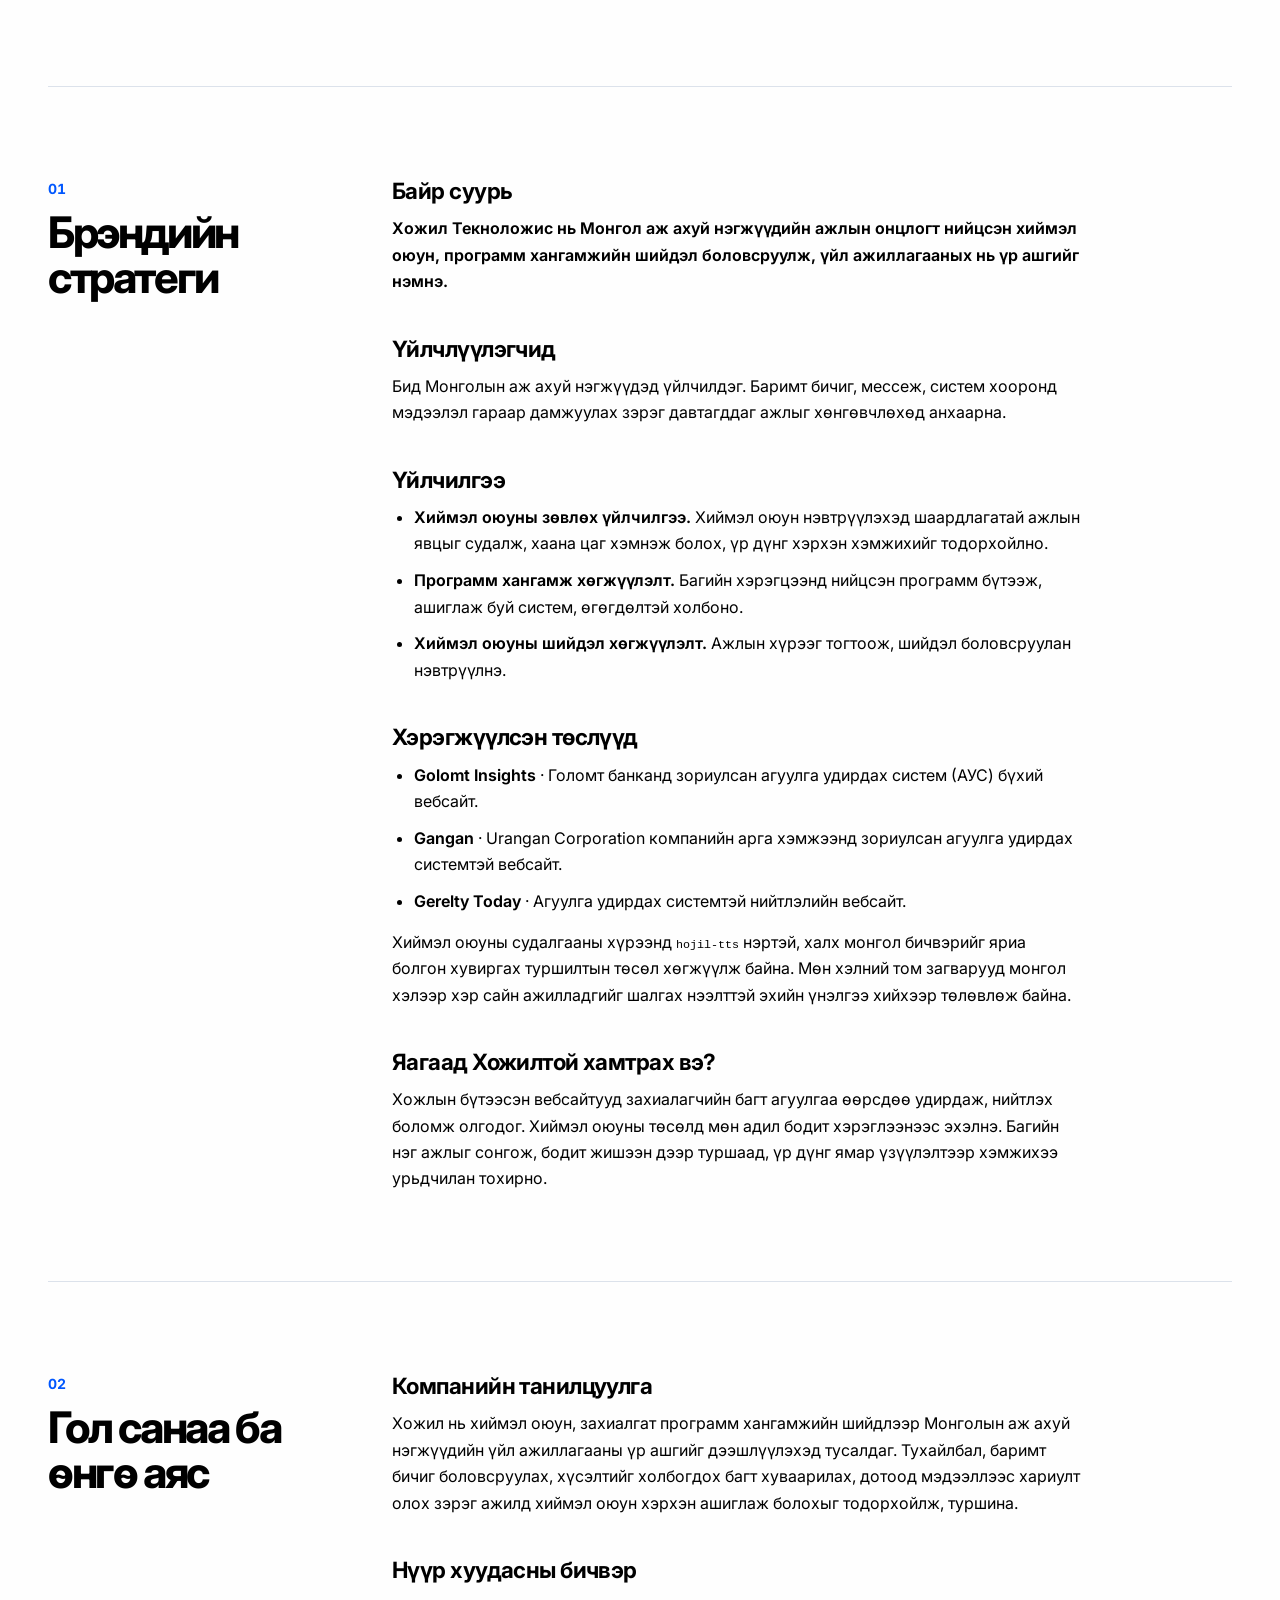
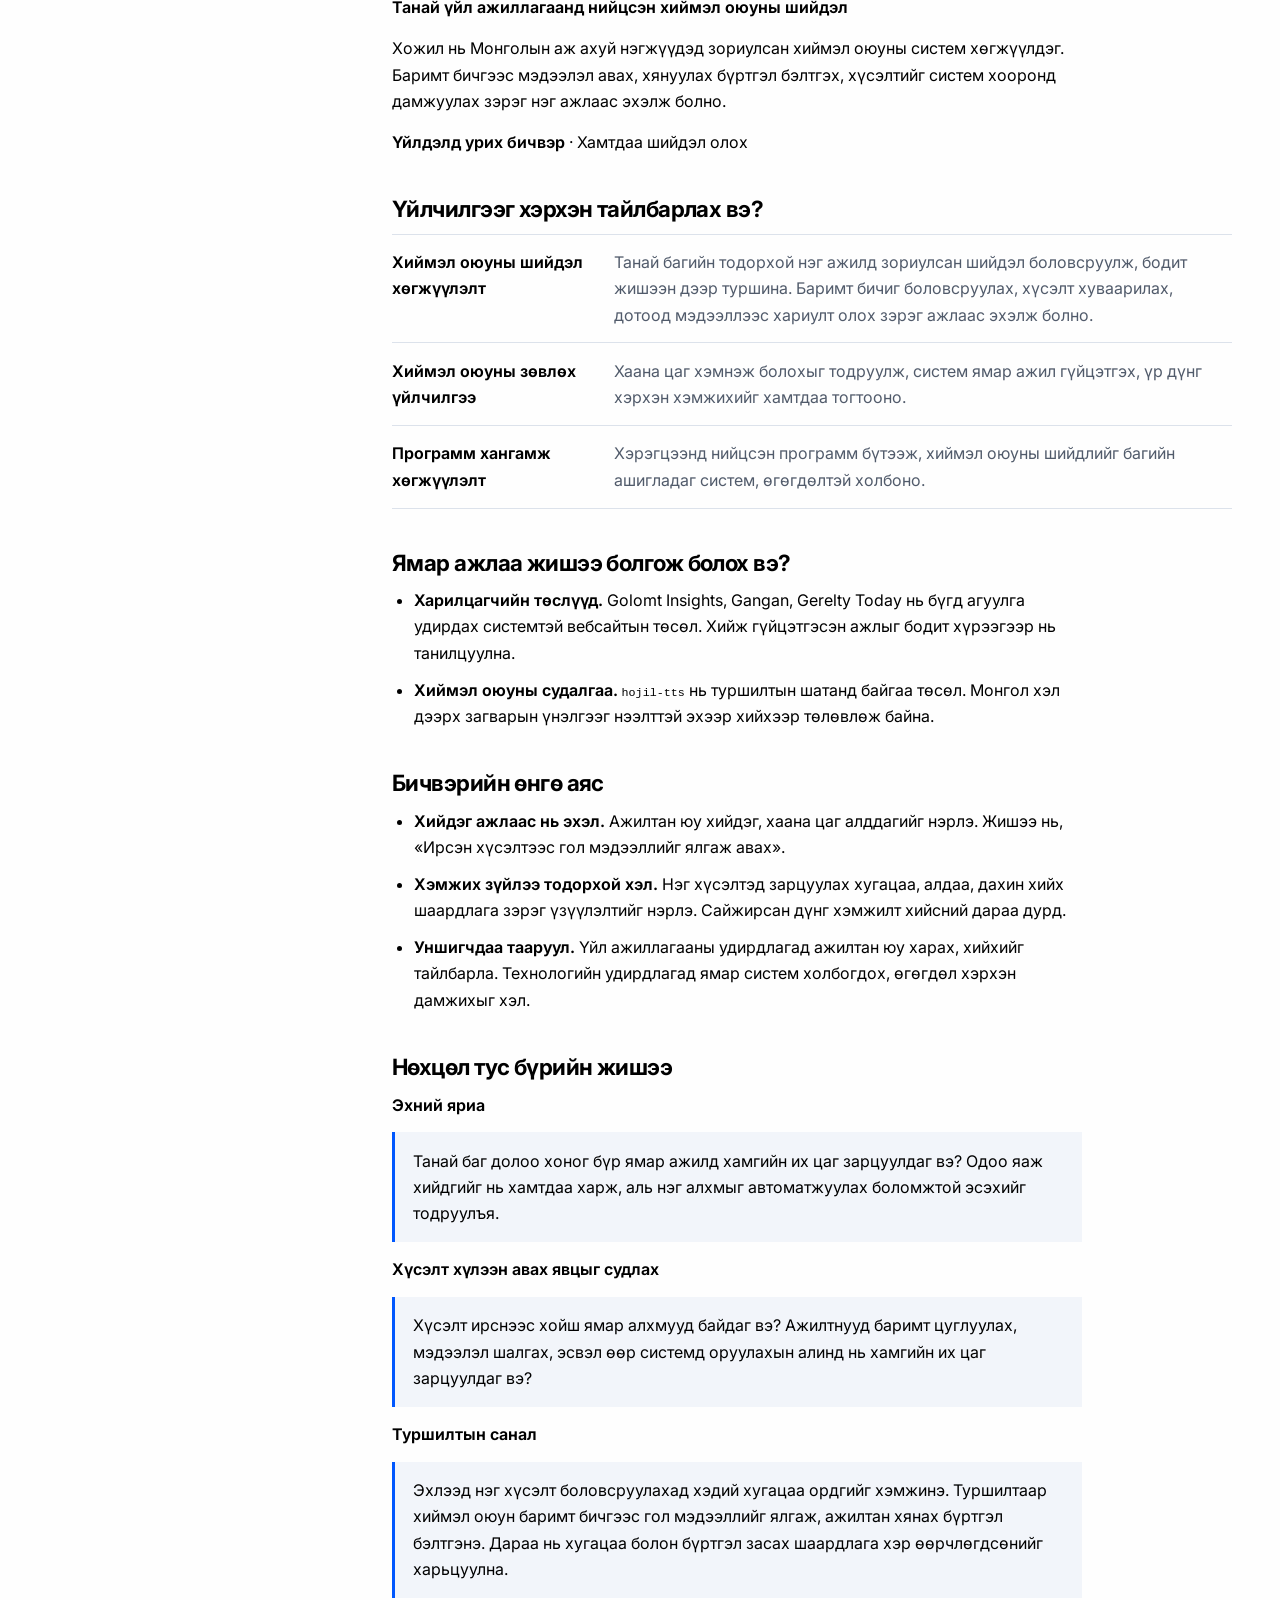
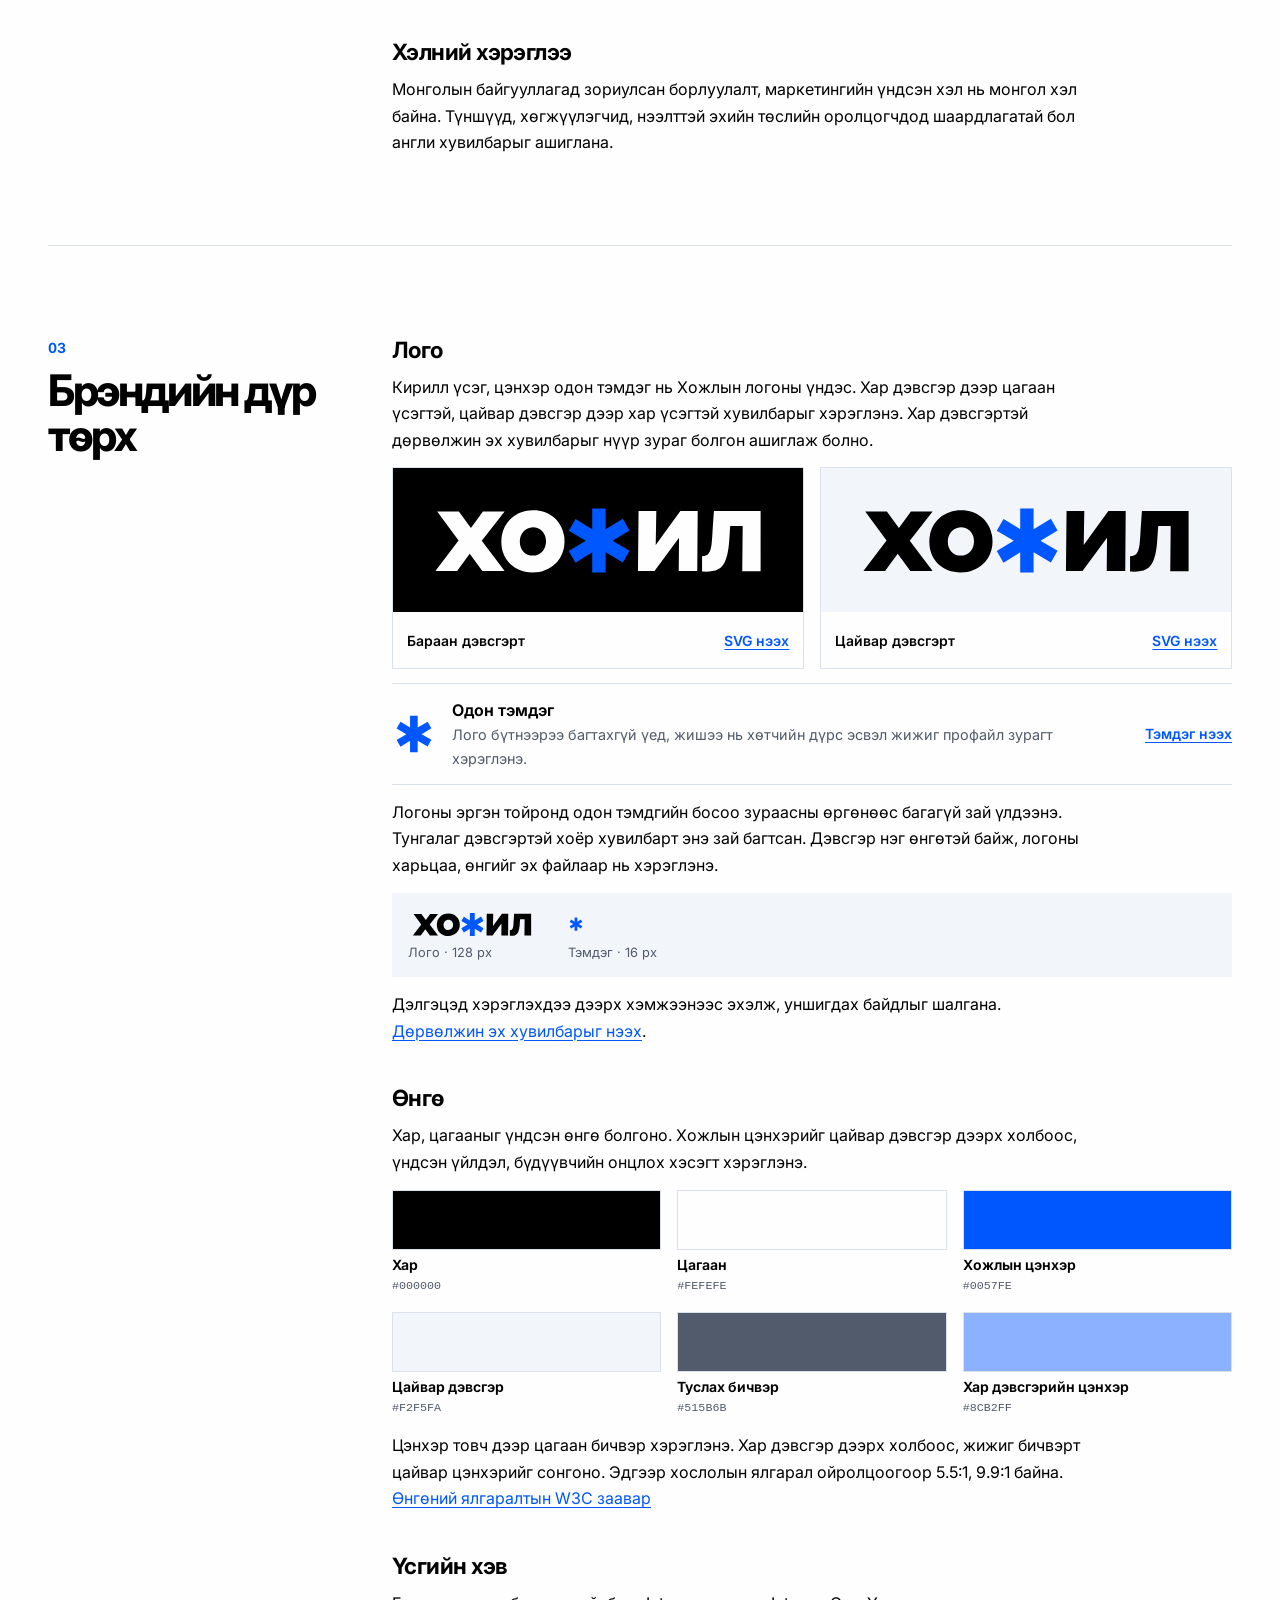
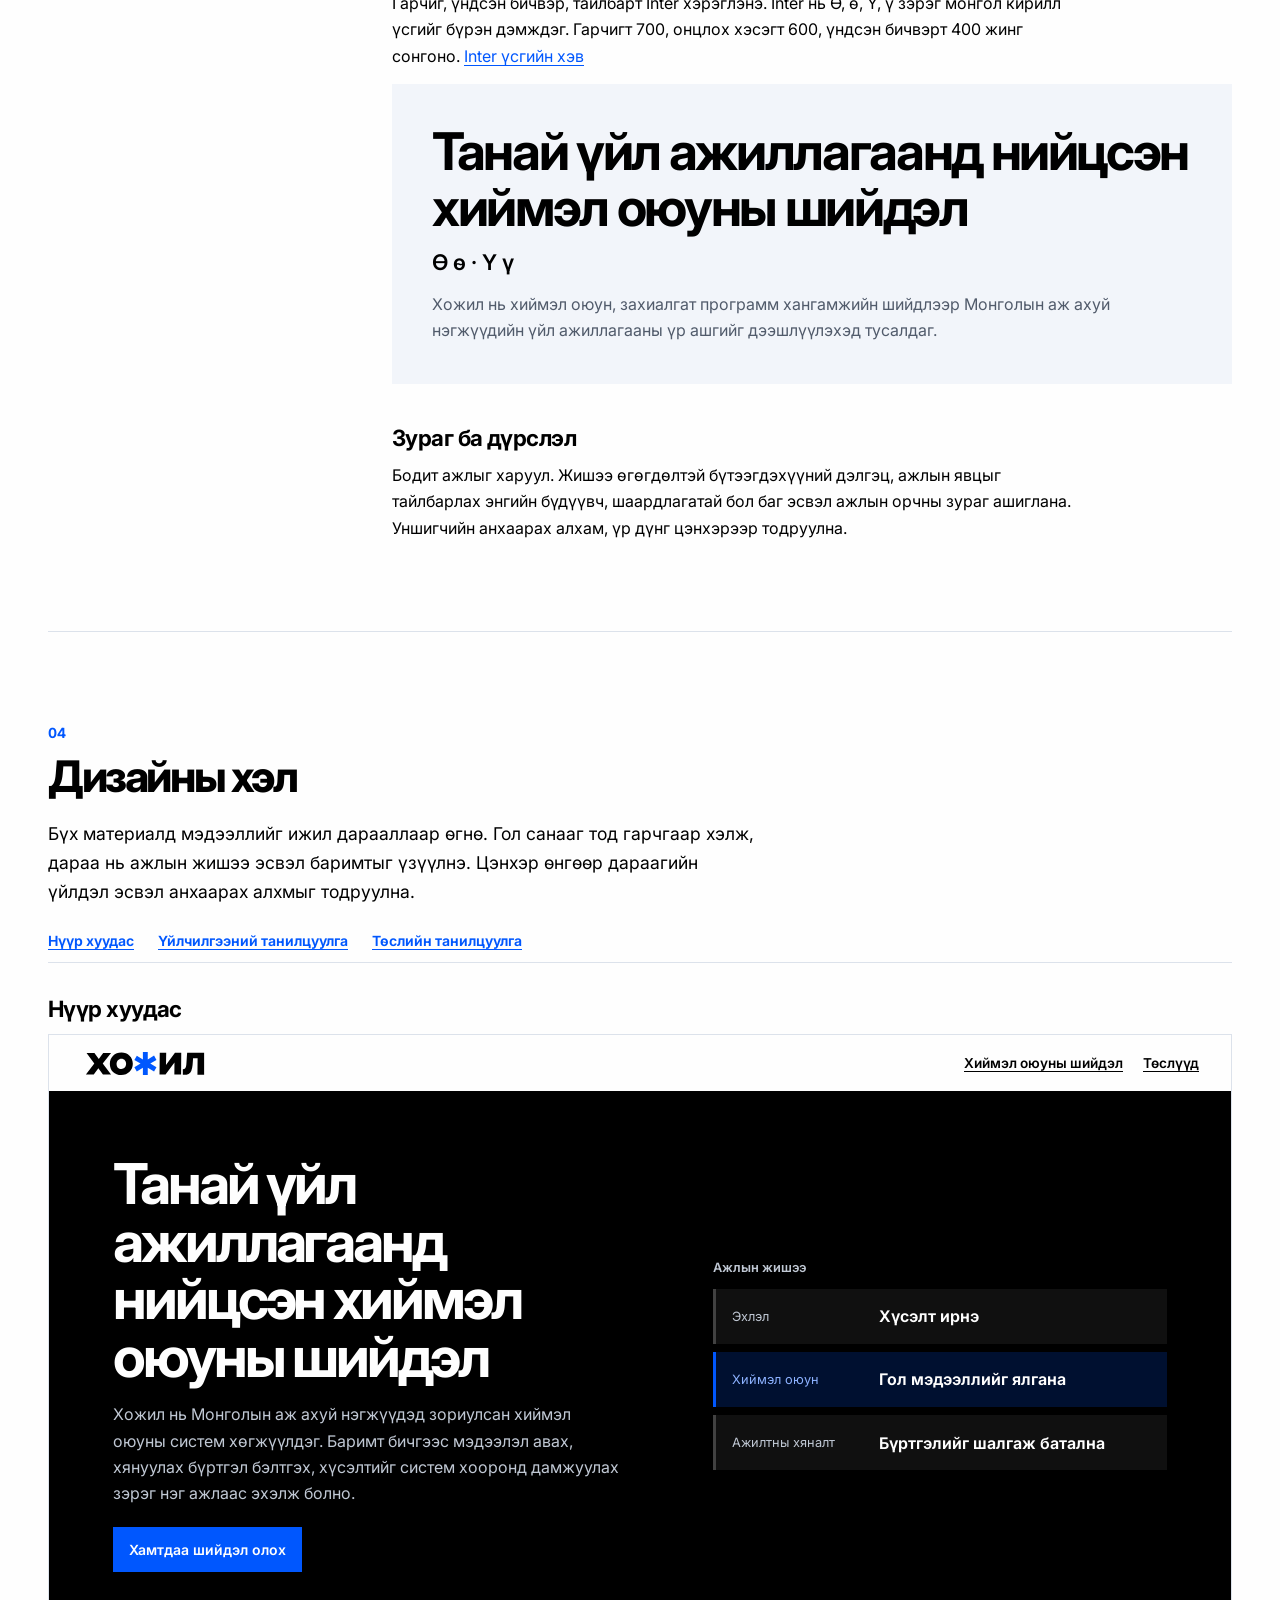
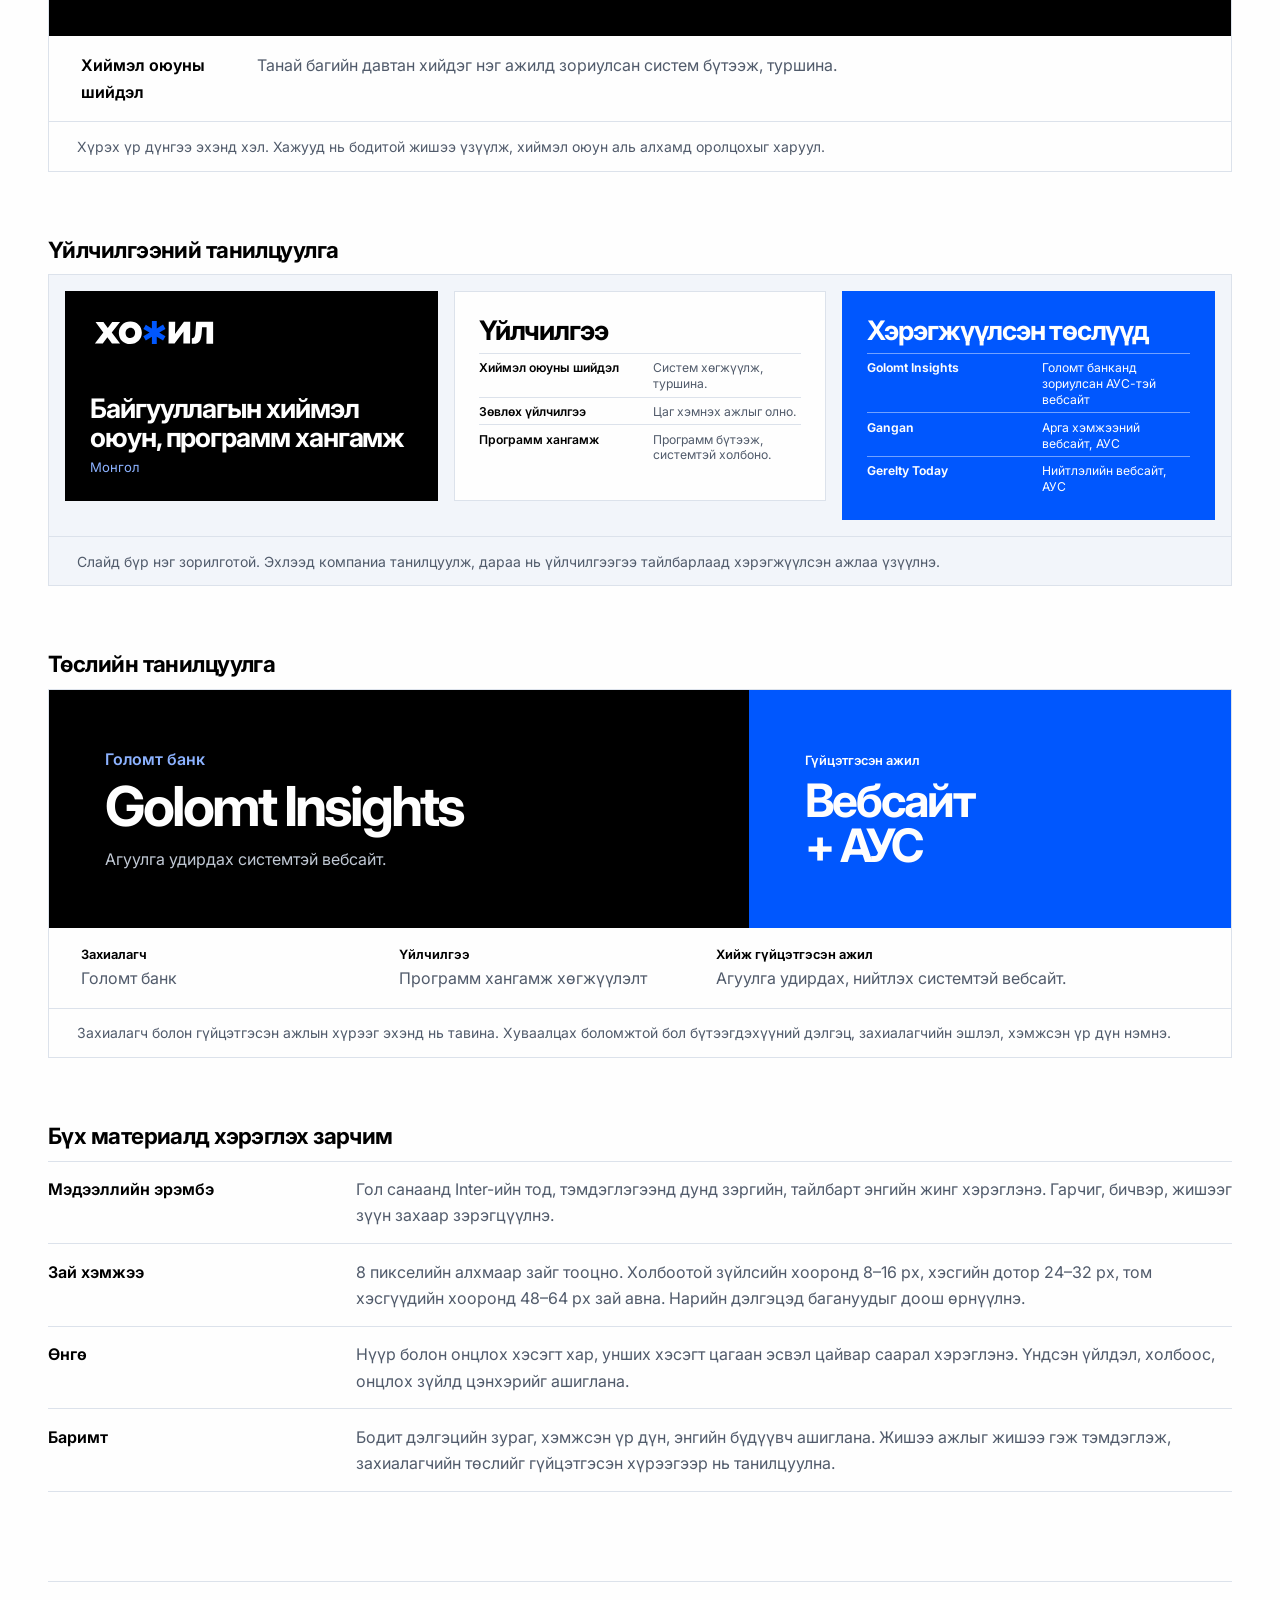
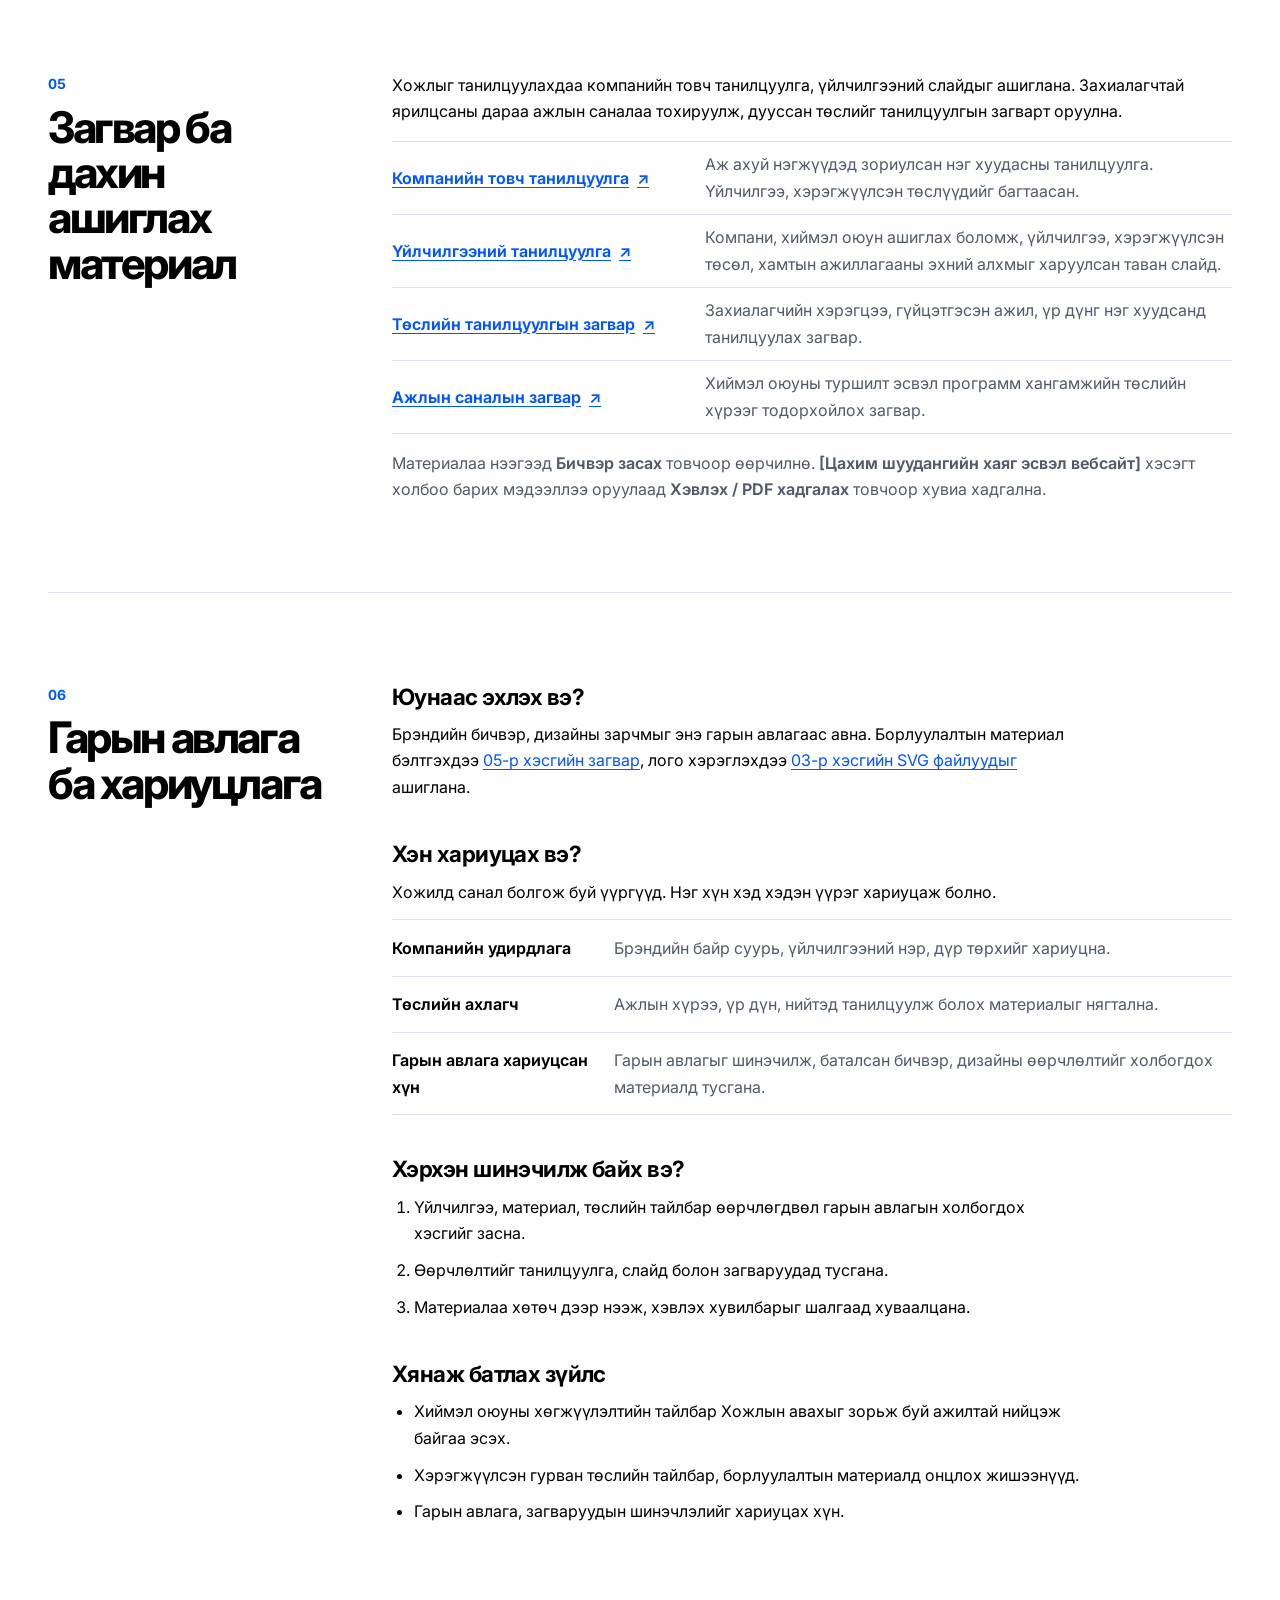
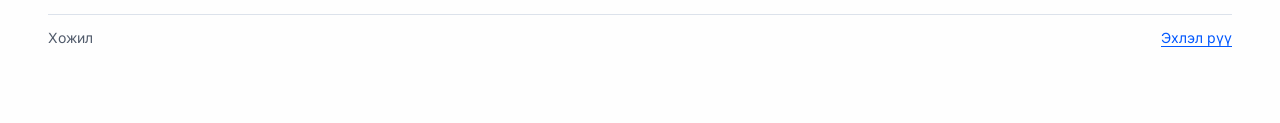
<file: mn/index.html>
<!doctype html>
<html lang="mn">
<head>
  <meta charset="utf-8">
  <meta name="viewport" content="width=device-width, initial-scale=1">
  <title>Брэндийн гарын авлага · Хожил</title>
  <link rel="icon" href="../assets/logo/hojil-symbol.svg" type="image/svg+xml">
  <link rel="stylesheet" href="../assets/brand.css">
  <script src="../assets/section-nav.js" defer></script>
</head>
<body id="top">
  <a class="skip" href="#content">Үндсэн агуулга руу очих</a>
  <header class="site-header"><div class="wrap masthead">
    <a class="brand-link" href="index.html" aria-label="Хожил · Брэндийн гарын авлага"><img src="../assets/logo/hojil-wordmark-on-light.svg" alt="" width="128" height="33"></a>
    <a class="language-switch" href="../index.html" lang="en">English</a>
  </div></header>
  <div class="hero"><div class="wrap hero-content">
    <div><h1>Брэндийн гарын авлага</h1><p>Байгууллагуудад зориулсан хиймэл оюун, программ хангамж.</p></div>
    <img class="hero-mark" src="../assets/logo/hojil-wordmark-on-dark.svg" alt="Хожил" width="540" height="139">
  </div></div>
  <nav class="toc" aria-label="Агуулга"><div class="wrap toc-links"><a href="#positioning"><span aria-hidden="true">01</span>Брэндийн стратеги</a><a href="#messaging"><span aria-hidden="true">02</span>Гол санаа ба өнгө аяс</a><a href="#visual"><span aria-hidden="true">03</span>Брэндийн дүр төрх</a><a href="#design"><span aria-hidden="true">04</span>Дизайны хэл</a><a href="#templates"><span aria-hidden="true">05</span>Загвар ба дахин ашиглах материал</a><a href="#guidelines"><span aria-hidden="true">06</span>Гарын авлага ба хариуцлага</a></div></nav>
  <main id="content" class="wrap" tabindex="-1"><section class="chapter" id="foundations" aria-labelledby="foundations-title">
<header class="chapter-header"><span class="index">00</span><h2 id="foundations-title">Брэндийн суурь</h2></header>
<div class="chapter-content"><section class="subsection"><h3>Компани брэндээ бүрдүүлэхэд юу хэрэгтэй вэ?</h3><dl class="matrix"><div class="matrix-row"><dt><a href="#positioning">Брэндийн стратеги</a></dt><dd>Компани хэнд үйлчлэх, ямар асуудлыг шийдэх, захиалагчид яагаад Хожлыг сонгохыг тодорхойлно.</dd></div><div class="matrix-row"><dt><a href="#messaging">Гол санаа ба өнгө аяс</a></dt><dd>Компанийн товч танилцуулга, баримтаар дэмжсэн гол санаа, өөр өөр нөхцөлд хэрхэн бичих жишээ.</dd></div><div class="matrix-row"><dt><a href="#visual">Брэндийн дүр төрх</a></dt><dd>Лого, өнгө, үсгийн хэв, зураг дүрслэлийн чиглэл, ашиглахад бэлэн эх файлууд.</dd></div><div class="matrix-row"><dt><a href="#design">Дизайны хэл</a></dt><dd>Дүр төрхийг бодит материалд хэрэглэх зарчим. Мэдээллийн эрэмбэ, зохиомж, зай хэмжээ, өнгө, дүрслэлийн хэрэглээ багтана.</dd></div><div class="matrix-row"><dt><a href="#templates">Загвар ба дахин ашиглах материал</a></dt><dd>Давтагддаг ажилд зориулсан, засаж ашиглах бэлэн загварууд. Программ хангамжид үүнийг интерфэйсийн бүрэлдэхүүн хэсэг, үйлдлийн загвар, хүртээмжийн зарчмаар өргөжүүлж болно.</dd></div><div class="matrix-row"><dt><a href="#guidelines">Гарын авлага ба хариуцлага</a></dt><dd>Хэрэглэх материал, дүрэм, жишээ нэг дор байна. Хэн шийдвэр гаргаж, хэн шинэчлэх нь тодорхой байна.</dd></div></dl></section>
<section class="subsection"><h3>Үүнийг хэрхэн бүрдүүлэх вэ?</h3>
<ol>
  <li><strong>Судална.</strong> Одоо байгаа материалаа нягталж, харилцагчид болон багийнхантай ярилцана. Тухайн асуудлыг өнөөдөр хэрхэн шийдэж байгааг ойлгоно.</li>
  <li><strong>Брэндийн байр сууриа тодорхойлно.</strong> Хэнд үйлчлэх, ямар асуудлыг шийдэх, захиалагчид яагаад Хожлыг сонгохыг товч бичнэ.</li>
  <li><strong>Бодит материал дээр туршина.</strong> Үг хэллэг, дүр төрхөө нүүр хуудас, бүтээгдэхүүний дэлгэц, үйлчилгээний танилцуулгад хэрэглэж үзнэ.</li>
  <li><strong>Үр дүнтэй шийдлээ баримтжуулна.</strong> Хэд хэдэн материалд тохирсон зарчмаа нэгтгэж, давтагддаг ажилд зориулж загвар бэлтгэнэ.</li>
  <li><strong>Хэрэглэж, сайжруулна.</strong> Захиалагчдын хамгийн түрүүнд хардаг материалаас эхэлж, санал хүсэлтээр гарын авлагаа шинэчилнэ.</li>
</ol></section>
<details class="initial-audit"><summary>Брэндийн анхны тойм</summary><p class="audit-note">Энэ тоймд брэндийн ажлыг эхлэх үеийн нөхцөл, тухайн үед тавьсан зорилтуудыг тэмдэглэсэн.</p><section class="subsection"><h3>Хожилд одоо юу байна вэ?</h3><p>Хожил нь Монголд <strong>хиймэл оюуны зөвлөх үйлчилгээ, программ хангамж хөгжүүлэлт, хиймэл оюуны шийдэл хөгжүүлэлт</strong> эрхэлдэг компани. Халх монгол бичвэрийг яриа болгон хувиргах туршилтын <code>hojil-tts</code> төсөл нь хиймэл оюуны шийдэл хөгжүүлэлтийн нэг жишээ юм.</p>
<p><code>hojil-brand</code> хавтсанд анх зөвхөн Git-ийн мета өгөгдөл байсан. Энэ тоймыг компанийн танилцуулга болон компьютер дээрх <code>hojil-tts</code> репозиторт тулгуурлан гаргав. Энд дурдсан зарим асуудлыг өөр газар хадгалсан брэндийн эсвэл харилцагчийн материалд тусгасан байж болно.</p>
<dl class="matrix matrix-wide">
<div class="matrix-row"><dt>Брэндийн стратеги</dt>
<dd><span class="cell-label">Одоо байгаа зүйл</span>Хожил Монголд гурван чиглэлээр үйлчилгээ үзүүлдэг. <code>hojil-tts</code> нь хиймэл оюуны шийдэл хөгжүүлэлтийн нэг жишээ.</dd>
<dd><span class="cell-label">Нягталсан материалд дутуу зүйл</span>Ямар захиалагчид анхаарах, тэд ямар асуудлаар Хожилд хандах, яагаад сонгохыг тодорхойлох. Үйлчилгээ тус бүрийн хүрээ, хоорондын уялдааг гаргах.</dd>
</div>
<div class="matrix-row"><dt>Гол санаа ба бичвэрийн өнгө аяс</dt>
<dd><span class="cell-label">Одоо байгаа зүйл</span>Үйлчилгээний гурван чиглэл тодорхой. <code>hojil-tts</code>-ийн README болон ярианы чанарыг сонсож үнэлсэн тэмдэглэл хиймэл оюуны хөгжүүлэлтийн жишээг баримтжуулсан.</dd>
<dd><span class="cell-label">Нягталсан материалд дутуу зүйл</span>Компани болон үйлчилгээ тус бүрийг энгийн үгээр танилцуулах. Зөвлөх үйлчилгээ, программ хангамж хөгжүүлэлтийн ажлын жишээ цуглуулж, эхний материалуудыг ямар хэлээр бэлтгэхээ шийдэх.</dd>
</div>
<div class="matrix-row"><dt>Дүр төрх</dt>
<dd><span class="cell-label">Одоо байгаа зүйл</span>Хожил хар дэвсгэр дээр цэнхэр одон тэмдэгтэй кирилл <a href="../assets/logo/hojil-logo.svg">бичвэрэн логотой</a>.</dd>
<dd><span class="cell-label">Нягталсан материалд дутуу зүйл</span>Лого хэрэглэх дүрэм, шаардлагатай хувилбарууд, өнгө, үсгийн хэв, дүрслэлийн чиглэлээ тодорхойлох. Үсгийн хэв сонгохдоо монгол кирилл үсгийг бүрэн дэмждэг эсэхийг шалгах.</dd>
</div>
<div class="matrix-row"><dt>Дизайны хэл</dt>
<dd><span class="cell-label">Одоо байгаа зүйл</span>Яриа үүсгэх, тоглуулах, харьцуулах, үнэлэх туршилтын хуудас бий.</dd>
<dd><span class="cell-label">Нягталсан материалд дутуу зүйл</span>Компанийн материалын зохиомж, бичвэрийн шатлал, өнгөний хэрэглээг нэг мөр болгох. Бүтээгдэхүүний үзүүлэн уг дизайны хэлэнд хэрхэн нийцэхийг туршилтын хуудсан дээр шалгах.</dd>
</div>
<div class="matrix-row"><dt>Загвар ба дахин ашиглах материал</dt>
<dd><span class="cell-label">Одоо байгаа зүйл</span>Дотоодод ажилладаг туршилтын хуудас нь бүтээгдэхүүнийг үзүүлэх боломж олгодог.</dd>
<dd><span class="cell-label">Нягталсан материалд дутуу зүйл</span>Компанийн товч танилцуулга, хэрэгжүүлсэн төслийг танилцуулах загвараас эхлэх. Борлуулалт, маркетингийн хэрэгцээ тодорхой болоход давтагддаг ажлын загваруудыг нэмэх.</dd>
</div>
<div class="matrix-row"><dt>Гарын авлага ба хариуцах эзэн</dt>
<dd><span class="cell-label">Одоо байгаа зүйл</span>Техникийн репозитор баримт бичгийн индекстэй. Энэ файл нь брэндийн баримтжуулалтын эхлэл юм.</dd>
<dd><span class="cell-label">Нягталсан материалд дутуу зүйл</span>Баталсан шийдвэр, брэндийн материалыг нэг дор байршуулж, шинэчлэл хариуцах хүнийг тогтоох.</dd>
</div>
</dl>
<p>Эх сурвалж — TTS төслийн README, туршилтын хуудасны заавар, туршилтын хуудасны интерфэйс, ярианы чанарыг сонсож үнэлсэн дүн.</p></section><section class="subsection"><h3>Юунаас эхлэх вэ?</h3><p><strong>Компанийн брэндийн байр суурийг нэг хуудсанд тодорхойлохоос эхэлнэ.</strong> Хожил Монголд хэнд тусалдаг, захиалагчид ямар асуудлаар ханддаг, яагаад тус компанийг сонгохыг тайлбарлана. Эхний танилцуулгыг «Хожил нь Монголд хиймэл оюуны зөвлөх үйлчилгээ үзүүлж, программ хангамж болон хиймэл оюуны шийдэл хөгжүүлдэг компани» гэж бичиж болно.</p>
<ol><li><strong>Хэрэгжүүлсэн болон хэрэгжүүлэх боломжтой ажлуудаа тоймлоно.</strong> Хэн Хожилд ямар асуудлаар хандсан, өмнө нь юу туршсан, яагаад Хожилтой хамтран ажиллах талаар бодсоныг тодруулна. Эдгээр жишээнд тулгуурлан эхний ээлжид ямар захиалагчид, ямар асуудалд анхаарахаа сонгоно.</li><li><strong>Гурван үйлчилгээг захиалагчийн өнцгөөс тайлбарлана.</strong> Ямар үед Хожилд хандах, компани юу хийж өгөх, амжилттай хамтын ажиллагаа ямар үр дүнтэй байхыг үйлчилгээ тус бүрээр тодорхойлно. Компанийн хэрэгжүүлэхээр зорьж буй төслүүдэд зөвлөх ажил хаана дуусаж, хэрэгжүүлэлт хаанаас эхлэхийг тодруулна.</li><li><strong>Үйлчилгээ бүрийг бодит жишээгээр дэмжинэ.</strong> Нийтэд танилцуулж болох төсөл, үр дүн, харилцагчийн санал хүсэлтийг цуглуулна. <code>hojil-tts</code>-ийг хиймэл оюуны хөгжүүлэлтийн жишээ болгон танилцуулж, туршилтын шатанд байгааг тодорхой бичнэ. Туршилтын хуудас дотоод орчинд ажилладаг, загварын экспортолсон хувилбар хязгаарлагдмал хандалттай, ярианы чанарыг цөөн жишээн дээр сонсож үнэлсэн.</li><li><strong>Товч баримтаа компанийн танилцуулгад ашиглана.</strong> Компанийн тайлбар, гурван үйлчилгээ, ажлын жишээ, холбоо барих мэдээлэл бүхий нүүр хуудас эсвэл нэг хуудасны танилцуулга бэлтгэнэ. Үүн дээр дүр төрхийн эхний шийдлүүдээ туршина.</li></ol>
<p>Эхний зорилт бол гол захиалагч болон тэдний асуудлыг тодорхойлсон, гурван үйлчилгээг энгийн үгээр тайлбарласан, боломжтой хэсэг бүрийг бодит жишээгээр дэмжсэн нэг хуудасны товч баримт юм.</p></section></details></div>
</section>
<section class="chapter" id="positioning" aria-labelledby="positioning-title">
<header class="chapter-header"><span class="index">01</span><h2 id="positioning-title">Брэндийн стратеги</h2></header>
<div class="chapter-content"><section class="subsection"><h3>Байр суурь</h3><p><strong>Хожил Текноложис нь Монгол аж ахуй нэгжүүдийн ажлын онцлогт нийцсэн хиймэл оюун, программ хангамжийн шийдэл боловсруулж, үйл ажиллагааных нь үр ашгийг нэмнэ.</strong></p></section>
<section class="subsection"><h3>Үйлчлүүлэгчид</h3><p>Бид Монголын аж ахуй нэгжүүдэд үйлчилдэг. Баримт бичиг, мессеж, систем хооронд мэдээлэл гараар дамжуулах зэрэг давтагддаг ажлыг хөнгөвчлөхөд анхаарна.</p></section>
<section class="subsection"><h3>Үйлчилгээ</h3>
<ul>
  <li><strong>Хиймэл оюуны зөвлөх үйлчилгээ.</strong> Хиймэл оюун нэвтрүүлэхэд шаардлагатай ажлын явцыг судалж, хаана цаг хэмнэж болох, үр дүнг хэрхэн хэмжихийг тодорхойлно.</li>
  <li><strong>Программ хангамж хөгжүүлэлт.</strong> Багийн хэрэгцээнд нийцсэн программ бүтээж, ашиглаж буй систем, өгөгдөлтэй холбоно.</li>
  <li><strong>Хиймэл оюуны шийдэл хөгжүүлэлт.</strong> Ажлын хүрээг тогтоож, шийдэл боловсруулан нэвтрүүлнэ.</li>
</ul></section>
<section class="subsection"><h3>Хэрэгжүүлсэн төслүүд</h3>
<ul>
  <li><strong>Golomt Insights</strong> · Голомт банканд зориулсан агуулга удирдах систем (АУС) бүхий вебсайт.</li>
  <li><strong>Gangan</strong> · Urangan Corporation компанийн арга хэмжээнд зориулсан агуулга удирдах системтэй вебсайт.</li>
  <li><strong>Gerelty Today</strong> · Агуулга удирдах системтэй нийтлэлийн вебсайт.</li>
</ul>
<p>Хиймэл оюуны судалгааны хүрээнд <code>hojil-tts</code> нэртэй, халх монгол бичвэрийг яриа болгон хувиргах туршилтын төсөл хөгжүүлж байна. Мөн хэлний том загварууд монгол хэлээр хэр сайн ажилладгийг шалгах нээлттэй эхийн үнэлгээ хийхээр төлөвлөж байна.</p></section>
<section class="subsection"><h3>Яагаад Хожилтой хамтрах вэ?</h3><p>Хожлын бүтээсэн вебсайтууд захиалагчийн багт агуулгаа өөрсдөө удирдаж, нийтлэх боломж олгодог. Хиймэл оюуны төсөлд мөн адил бодит хэрэглээнээс эхэлнэ. Багийн нэг ажлыг сонгож, бодит жишээн дээр туршаад, үр дүнг ямар үзүүлэлтээр хэмжихээ урьдчилан тохирно.</p></section>
</div>
</section>
<section class="chapter" id="messaging" aria-labelledby="messaging-title">
<header class="chapter-header"><span class="index">02</span><h2 id="messaging-title">Гол санаа ба өнгө аяс</h2></header>
<div class="chapter-content"><section class="subsection"><h3>Компанийн танилцуулга</h3><p>Хожил нь хиймэл оюун, захиалгат программ хангамжийн шийдлээр Монголын аж ахуй нэгжүүдийн үйл ажиллагааны үр ашгийг дээшлүүлэхэд тусалдаг. Тухайлбал, баримт бичиг боловсруулах, хүсэлтийг холбогдох багт хуваарилах, дотоод мэдээллээс хариулт олох зэрэг ажилд хиймэл оюун хэрхэн ашиглаж болохыг тодорхойлж, туршина.</p></section>
<section class="subsection"><h3>Нүүр хуудасны бичвэр</h3><p><strong>Танай үйл ажиллагаанд нийцсэн хиймэл оюуны шийдэл</strong></p><p>Хожил нь Монголын аж ахуй нэгжүүдэд зориулсан хиймэл оюуны систем хөгжүүлдэг. Баримт бичгээс мэдээлэл авах, хянуулах бүртгэл бэлтгэх, хүсэлтийг систем хооронд дамжуулах зэрэг нэг ажлаас эхэлж болно.</p><p><strong>Үйлдэлд урих бичвэр</strong> · Хамтдаа шийдэл олох</p></section>
<section class="subsection"><h3>Үйлчилгээг хэрхэн тайлбарлах вэ?</h3><dl class="matrix"><div class="matrix-row"><dt>Хиймэл оюуны шийдэл хөгжүүлэлт</dt><dd>Танай багийн тодорхой нэг ажилд зориулсан шийдэл боловсруулж, бодит жишээн дээр туршина. Баримт бичиг боловсруулах, хүсэлт хуваарилах, дотоод мэдээллээс хариулт олох зэрэг ажлаас эхэлж болно.</dd></div><div class="matrix-row"><dt>Хиймэл оюуны зөвлөх үйлчилгээ</dt><dd>Хаана цаг хэмнэж болохыг тодруулж, систем ямар ажил гүйцэтгэх, үр дүнг хэрхэн хэмжихийг хамтдаа тогтооно.</dd></div><div class="matrix-row"><dt>Программ хангамж хөгжүүлэлт</dt><dd>Хэрэгцээнд нийцсэн программ бүтээж, хиймэл оюуны шийдлийг багийн ашигладаг систем, өгөгдөлтэй холбоно.</dd></div></dl></section>
<section class="subsection"><h3>Ямар ажлаа жишээ болгож болох вэ?</h3>
<ul>
  <li><strong>Харилцагчийн төслүүд.</strong> Golomt Insights, Gangan, Gerelty Today нь бүгд агуулга удирдах системтэй вебсайтын төсөл. Хийж гүйцэтгэсэн ажлыг бодит хүрээгээр нь танилцуулна.</li>
  <li><strong>Хиймэл оюуны судалгаа.</strong> <code>hojil-tts</code> нь туршилтын шатанд байгаа төсөл. Монгол хэл дээрх загварын үнэлгээг нээлттэй эхээр хийхээр төлөвлөж байна.</li>
</ul></section>
<section class="subsection"><h3>Бичвэрийн өнгө аяс</h3>
<ul>
  <li><strong>Хийдэг ажлаас нь эхэл.</strong> Ажилтан юу хийдэг, хаана цаг алддагийг нэрлэ. Жишээ нь, «Ирсэн хүсэлтээс гол мэдээллийг ялгаж авах».</li>
  <li><strong>Хэмжих зүйлээ тодорхой хэл.</strong> Нэг хүсэлтэд зарцуулах хугацаа, алдаа, дахин хийх шаардлага зэрэг үзүүлэлтийг нэрлэ. Сайжирсан дүнг хэмжилт хийсний дараа дурд.</li>
  <li><strong>Уншигчдаа тааруул.</strong> Үйл ажиллагааны удирдлагад ажилтан юу харах, хийхийг тайлбарла. Технологийн удирдлагад ямар систем холбогдох, өгөгдөл хэрхэн дамжихыг хэл.</li>
</ul></section>
<section class="subsection"><h3>Нөхцөл тус бүрийн жишээ</h3>
<p><strong>Эхний яриа</strong></p><blockquote><p>Танай баг долоо хоног бүр ямар ажилд хамгийн их цаг зарцуулдаг вэ? Одоо яаж хийдгийг нь хамтдаа харж, аль нэг алхмыг автоматжуулах боломжтой эсэхийг тодруулъя.</p></blockquote>
<p><strong>Хүсэлт хүлээн авах явцыг судлах</strong></p><blockquote><p>Хүсэлт ирснээс хойш ямар алхмууд байдаг вэ? Ажилтнууд баримт цуглуулах, мэдээлэл шалгах, эсвэл өөр системд оруулахын алинд нь хамгийн их цаг зарцуулдаг вэ?</p></blockquote>
<p><strong>Туршилтын санал</strong></p><blockquote><p>Эхлээд нэг хүсэлт боловсруулахад хэдий хугацаа ордгийг хэмжинэ. Туршилтаар хиймэл оюун баримт бичгээс гол мэдээллийг ялгаж, ажилтан хянах бүртгэл бэлтгэнэ. Дараа нь хугацаа болон бүртгэл засах шаардлага хэр өөрчлөгдсөнийг харьцуулна.</p></blockquote></section>
<section class="subsection"><h3>Хэлний хэрэглээ</h3><p>Монголын байгууллагад зориулсан борлуулалт, маркетингийн үндсэн хэл нь монгол хэл байна. Түншүүд, хөгжүүлэгчид, нээлттэй эхийн төслийн оролцогчдод шаардлагатай бол англи хувилбарыг ашиглана.</p></section>
</div>
</section>
<section class="chapter" id="visual" aria-labelledby="visual-title">
<header class="chapter-header"><span class="index">03</span><h2 id="visual-title">Брэндийн дүр төрх</h2></header>
<div class="chapter-content"><section class="subsection"><h3>Лого</h3>
<p>Кирилл үсэг, цэнхэр одон тэмдэг нь Хожлын логоны үндэс. Хар дэвсгэр дээр цагаан үсэгтэй, цайвар дэвсгэр дээр хар үсэгтэй хувилбарыг хэрэглэнэ. Хар дэвсгэртэй дөрвөлжин эх хувилбарыг нүүр зураг болгон ашиглаж болно.</p>
<div class="logo-grid"><figure class="logo-card"><div class="logo-preview on-dark"><img src="../assets/logo/hojil-wordmark-on-dark.svg" alt="Цагаан үсэг, цэнхэр одон тэмдэгтэй Хожил"></div><figcaption><span>Бараан дэвсгэрт</span><a href="../assets/logo/hojil-wordmark-on-dark.svg" target="_blank" rel="noopener">SVG нээх</a></figcaption></figure><figure class="logo-card"><div class="logo-preview on-light"><img src="../assets/logo/hojil-wordmark-on-light.svg" alt="Хар үсэг, цэнхэр одон тэмдэгтэй Хожил"></div><figcaption><span>Цайвар дэвсгэрт</span><a href="../assets/logo/hojil-wordmark-on-light.svg" target="_blank" rel="noopener">SVG нээх</a></figcaption></figure></div>
<div class="asset-row"><img src="../assets/logo/hojil-symbol.svg" alt="" width="44" height="44"><div><strong>Одон тэмдэг</strong><p>Лого бүтнээрээ багтахгүй үед, жишээ нь хөтчийн дүрс эсвэл жижиг профайл зурагт хэрэглэнэ.</p></div><a href="../assets/logo/hojil-symbol.svg" target="_blank" rel="noopener">Тэмдэг нээх</a></div>
<p>Логоны эргэн тойронд одон тэмдгийн босоо зураасны өргөнөөс багагүй зай үлдээнэ. Тунгалаг дэвсгэртэй хоёр хувилбарт энэ зай багтсан. Дэвсгэр нэг өнгөтэй байж, логоны харьцаа, өнгийг эх файлаар нь хэрэглэнэ.</p>
<div class="size-specimens"><figure><img src="../assets/logo/hojil-wordmark-on-light.svg" alt="128 пиксел өргөн Хожил лого" width="128" height="33"><figcaption>Лого · 128 px</figcaption></figure><figure><img src="../assets/logo/hojil-symbol.svg" alt="16 пиксел өргөн одон тэмдэг" width="16" height="16"><figcaption>Тэмдэг · 16 px</figcaption></figure></div>
<p>Дэлгэцэд хэрэглэхдээ дээрх хэмжээнээс эхэлж, уншигдах байдлыг шалгана. <a href="../assets/logo/hojil-logo.svg" target="_blank" rel="noopener">Дөрвөлжин эх хувилбарыг нээх</a>.</p></section>
<section class="subsection"><h3>Өнгө</h3><p>Хар, цагааныг үндсэн өнгө болгоно. Хожлын цэнхэрийг цайвар дэвсгэр дээрх холбоос, үндсэн үйлдэл, бүдүүвчийн онцлох хэсэгт хэрэглэнэ.</p><ul class="swatches" aria-label="Хожлын өнгөний сонголт"><li><span class="swatch ink" aria-hidden="true"></span><strong>Хар</strong><code>#000000</code></li><li><span class="swatch paper" aria-hidden="true"></span><strong>Цагаан</strong><code>#FEFEFE</code></li><li><span class="swatch blue" aria-hidden="true"></span><strong>Хожлын цэнхэр</strong><code>#0057FE</code></li><li><span class="swatch mist" aria-hidden="true"></span><strong>Цайвар дэвсгэр</strong><code>#F2F5FA</code></li><li><span class="swatch slate" aria-hidden="true"></span><strong>Туслах бичвэр</strong><code>#515B6B</code></li><li><span class="swatch sky" aria-hidden="true"></span><strong>Хар дэвсгэрийн цэнхэр</strong><code>#8CB2FF</code></li></ul><p>Цэнхэр товч дээр цагаан бичвэр хэрэглэнэ. Хар дэвсгэр дээрх холбоос, жижиг бичвэрт цайвар цэнхэрийг сонгоно. Эдгээр хослолын ялгарал ойролцоогоор 5.5:1, 9.9:1 байна. <a href="https://www.w3.org/WAI/WCAG22/Understanding/contrast-minimum.html">Өнгөний ялгаралтын W3C заавар</a></p></section>
<section class="subsection"><h3>Үсгийн хэв</h3><p>Гарчиг, үндсэн бичвэр, тайлбарт Inter хэрэглэнэ. Inter нь Ө, ө, Ү, ү зэрэг монгол кирилл үсгийг бүрэн дэмждэг. Гарчигт 700, онцлох хэсэгт 600, үндсэн бичвэрт 400 жинг сонгоно. <a href="https://rsms.me/inter/">Inter үсгийн хэв</a></p><div class="type-specimen"><p class="sample-heading">Танай үйл ажиллагаанд нийцсэн хиймэл оюуны шийдэл</p><p class="sample-alphabet">Ө ө · Ү ү</p><p class="sample-body">Хожил нь хиймэл оюун, захиалгат программ хангамжийн шийдлээр Монголын аж ахуй нэгжүүдийн үйл ажиллагааны үр ашгийг дээшлүүлэхэд тусалдаг.</p></div></section>
<section class="subsection"><h3>Зураг ба дүрслэл</h3><p>Бодит ажлыг харуул. Жишээ өгөгдөлтэй бүтээгдэхүүний дэлгэц, ажлын явцыг тайлбарлах энгийн бүдүүвч, шаардлагатай бол баг эсвэл ажлын орчны зураг ашиглана. Уншигчийн анхаарах алхам, үр дүнг цэнхэрээр тодруулна.</p></section>
</div>
</section>
<section class="chapter design-chapter" id="design" aria-labelledby="design-title">
<header class="chapter-header"><span class="index">04</span><h2 id="design-title">Дизайны хэл</h2></header>
<div class="chapter-content">
<p class="design-intro">Бүх материалд мэдээллийг ижил дарааллаар өгнө. Гол санааг тод гарчгаар хэлж, дараа нь ажлын жишээ эсвэл баримтыг үзүүлнэ. Цэнхэр өнгөөр дараагийн үйлдэл эсвэл анхаарах алхмыг тодруулна.</p>
<nav class="example-nav" aria-label="Дизайны жишээнүүд"><a href="#homepage-example">Нүүр хуудас</a><a href="#deck-example">Үйлчилгээний танилцуулга</a><a href="#case-example">Төслийн танилцуулга</a></nav>
<section class="subsection design-example" id="homepage-example" aria-labelledby="homepage-title">
  <h3 id="homepage-title">Нүүр хуудас</h3>
  <figure class="design-sample">
    <div class="home-mast"><img src="../assets/logo/hojil-wordmark-on-light.svg" alt="Хожил" width="128" height="33"><div class="home-mast-links"><a href="#home-ai">Хиймэл оюуны шийдэл</a><a href="#case-example">Төслүүд</a></div></div>
    <div class="home-hero"><div><p class="home-title">Танай үйл ажиллагаанд нийцсэн хиймэл оюуны шийдэл</p><p>Хожил нь Монголын аж ахуй нэгжүүдэд зориулсан хиймэл оюуны систем хөгжүүлдэг. Баримт бичгээс мэдээлэл авах, хянуулах бүртгэл бэлтгэх, хүсэлтийг систем хооронд дамжуулах зэрэг нэг ажлаас эхэлж болно.</p><span class="sample-cta">Хамтдаа шийдэл олох</span></div>
      <div class="home-workflow"><p>Ажлын жишээ</p><ol><li><span>Эхлэл</span><strong>Хүсэлт ирнэ</strong></li><li class="ai-step"><span>Хиймэл оюун</span><strong>Гол мэдээллийг ялгана</strong></li><li><span>Ажилтны хяналт</span><strong>Бүртгэлийг шалгаж батална</strong></li></ol></div>
    </div>
    <div class="home-service" id="home-ai"><strong>Хиймэл оюуны шийдэл</strong><p>Танай багийн давтан хийдэг нэг ажилд зориулсан систем бүтээж, туршина.</p></div>
    <figcaption>Хүрэх үр дүнгээ эхэнд хэл. Хажууд нь бодитой жишээ үзүүлж, хиймэл оюун аль алхамд оролцохыг харуул.</figcaption>
  </figure>
</section>
<section class="subsection design-example" id="deck-example" aria-labelledby="deck-title">
  <h3 id="deck-title">Үйлчилгээний танилцуулга</h3>
  <figure class="design-sample deck-sample">
    <ol class="deck-grid" aria-label="Гурван слайдын жишээ">
      <li class="deck-slide deck-cover"><img src="../assets/logo/hojil-wordmark-on-dark.svg" alt="Хожил" width="128" height="33"><div><p class="slide-title">Байгууллагын хиймэл оюун, программ хангамж</p><p>Монгол</p></div></li>
      <li class="deck-slide deck-services"><p class="slide-title">Үйлчилгээ</p><dl><div><dt>Хиймэл оюуны шийдэл</dt><dd>Систем хөгжүүлж, туршина.</dd></div><div><dt>Зөвлөх үйлчилгээ</dt><dd>Цаг хэмнэх ажлыг олно.</dd></div><div><dt>Программ хангамж</dt><dd>Программ бүтээж, системтэй холбоно.</dd></div></dl></li>
      <li class="deck-slide deck-work"><p class="slide-title">Хэрэгжүүлсэн төслүүд</p><ul><li><strong>Golomt Insights</strong><span>Голомт банканд зориулсан АУС-тэй вебсайт</span></li><li><strong>Gangan</strong><span>Арга хэмжээний вебсайт, АУС</span></li><li><strong>Gerelty Today</strong><span>Нийтлэлийн вебсайт, АУС</span></li></ul></li>
    </ol>
    <figcaption>Слайд бүр нэг зорилготой. Эхлээд компаниа танилцуулж, дараа нь үйлчилгээгээ тайлбарлаад хэрэгжүүлсэн ажлаа үзүүлнэ.</figcaption>
  </figure>
</section>
<section class="subsection design-example" id="case-example" aria-labelledby="case-title">
  <h3 id="case-title">Төслийн танилцуулга</h3>
  <figure class="design-sample">
    <div class="case-cover"><div><p class="case-client">Голомт банк</p><p class="case-name">Golomt Insights</p><p class="case-summary">Агуулга удирдах системтэй вебсайт.</p></div><div class="case-scope"><span>Гүйцэтгэсэн ажил</span><strong>Вебсайт<br>+ АУС</strong></div></div>
    <dl class="case-facts"><div><dt>Захиалагч</dt><dd>Голомт банк</dd></div><div><dt>Үйлчилгээ</dt><dd>Программ хангамж хөгжүүлэлт</dd></div><div><dt>Хийж гүйцэтгэсэн ажил</dt><dd>Агуулга удирдах, нийтлэх системтэй вебсайт.</dd></div></dl>
    <figcaption>Захиалагч болон гүйцэтгэсэн ажлын хүрээг эхэнд нь тавина. Хуваалцах боломжтой бол бүтээгдэхүүний дэлгэц, захиалагчийн эшлэл, хэмжсэн үр дүн нэмнэ.</figcaption>
  </figure>
</section>
<section class="subsection"><h3>Бүх материалд хэрэглэх зарчим</h3><dl class="matrix"><div class="matrix-row"><dt>Мэдээллийн эрэмбэ</dt><dd>Гол санаанд Inter-ийн тод, тэмдэглэгээнд дунд зэргийн, тайлбарт энгийн жинг хэрэглэнэ. Гарчиг, бичвэр, жишээг зүүн захаар зэрэгцүүлнэ.</dd></div><div class="matrix-row"><dt>Зай хэмжээ</dt><dd>8 пикселийн алхмаар зайг тооцно. Холбоотой зүйлсийн хооронд 8–16 px, хэсгийн дотор 24–32 px, том хэсгүүдийн хооронд 48–64 px зай авна. Нарийн дэлгэцэд багануудыг доош өрнүүлнэ.</dd></div><div class="matrix-row"><dt>Өнгө</dt><dd>Нүүр болон онцлох хэсэгт хар, унших хэсэгт цагаан эсвэл цайвар саарал хэрэглэнэ. Үндсэн үйлдэл, холбоос, онцлох зүйлд цэнхэрийг ашиглана.</dd></div><div class="matrix-row"><dt>Баримт</dt><dd>Бодит дэлгэцийн зураг, хэмжсэн үр дүн, энгийн бүдүүвч ашиглана. Жишээ ажлыг жишээ гэж тэмдэглэж, захиалагчийн төслийг гүйцэтгэсэн хүрээгээр нь танилцуулна.</dd></div></dl></section>
</div>
</section>
<section class="chapter" id="templates" aria-labelledby="templates-title">
<header class="chapter-header"><span class="index">05</span><h2 id="templates-title">Загвар ба дахин ашиглах материал</h2></header>
<div class="chapter-content"><p>Хожлыг танилцуулахдаа компанийн товч танилцуулга, үйлчилгээний слайдыг ашиглана. Захиалагчтай ярилцсаны дараа ажлын саналаа тохируулж, дууссан төслийг танилцуулгын загварт оруулна.</p><ul class="material-list"><li><a href="materials/company-overview.html">Компанийн товч танилцуулга <span aria-hidden="true">↗</span></a><p>Аж ахуй нэгжүүдэд зориулсан нэг хуудасны танилцуулга. Үйлчилгээ, хэрэгжүүлсэн төслүүдийг багтаасан.</p></li><li><a href="materials/capabilities-deck.html">Үйлчилгээний танилцуулга <span aria-hidden="true">↗</span></a><p>Компани, хиймэл оюун ашиглах боломж, үйлчилгээ, хэрэгжүүлсэн төсөл, хамтын ажиллагааны эхний алхмыг харуулсан таван слайд.</p></li><li><a href="materials/case-study.html">Төслийн танилцуулгын загвар <span aria-hidden="true">↗</span></a><p>Захиалагчийн хэрэгцээ, гүйцэтгэсэн ажил, үр дүнг нэг хуудсанд танилцуулах загвар.</p></li><li><a href="materials/proposal.html">Ажлын саналын загвар <span aria-hidden="true">↗</span></a><p>Хиймэл оюуны туршилт эсвэл программ хангамжийн төслийн хүрээг тодорхойлох загвар.</p></li></ul><p class="material-help">Материалаа нээгээд <strong>Бичвэр засах</strong> товчоор өөрчилнө. <strong>[Цахим шуудангийн хаяг эсвэл вебсайт]</strong> хэсэгт холбоо барих мэдээллээ оруулаад <strong>Хэвлэх / PDF хадгалах</strong> товчоор хувиа хадгална.</p></div>
</section>
<section class="chapter" id="guidelines" aria-labelledby="guidelines-title">
<header class="chapter-header"><span class="index">06</span><h2 id="guidelines-title">Гарын авлага ба хариуцлага</h2></header>
<div class="chapter-content"><section class="subsection"><h3>Юунаас эхлэх вэ?</h3><p>Брэндийн бичвэр, дизайны зарчмыг энэ гарын авлагаас авна. Борлуулалтын материал бэлтгэхдээ <a href="#templates">05-р хэсгийн загвар</a>, лого хэрэглэхдээ <a href="#visual">03-р хэсгийн SVG файлуудыг</a> ашиглана.</p></section>
<section class="subsection"><h3>Хэн хариуцах вэ?</h3><p>Хожилд санал болгож буй үүргүүд. Нэг хүн хэд хэдэн үүрэг хариуцаж болно.</p><dl class="matrix"><div class="matrix-row"><dt>Компанийн удирдлага</dt><dd>Брэндийн байр суурь, үйлчилгээний нэр, дүр төрхийг хариуцна.</dd></div><div class="matrix-row"><dt>Төслийн ахлагч</dt><dd>Ажлын хүрээ, үр дүн, нийтэд танилцуулж болох материалыг нягтална.</dd></div><div class="matrix-row"><dt>Гарын авлага хариуцсан хүн</dt><dd>Гарын авлагыг шинэчилж, баталсан бичвэр, дизайны өөрчлөлтийг холбогдох материалд тусгана.</dd></div></dl></section>
<section class="subsection"><h3>Хэрхэн шинэчилж байх вэ?</h3><ol><li>Үйлчилгээ, материал, төслийн тайлбар өөрчлөгдвөл гарын авлагын холбогдох хэсгийг засна.</li><li>Өөрчлөлтийг танилцуулга, слайд болон загваруудад тусгана.</li><li>Материалаа хөтөч дээр нээж, хэвлэх хувилбарыг шалгаад хуваалцана.</li></ol></section>
<section class="subsection"><h3>Хянаж батлах зүйлс</h3><ul><li>Хиймэл оюуны хөгжүүлэлтийн тайлбар Хожлын авахыг зорьж буй ажилтай нийцэж байгаа эсэх.</li><li>Хэрэгжүүлсэн гурван төслийн тайлбар, борлуулалтын материалд онцлох жишээнүүд.</li><li>Гарын авлага, загваруудын шинэчлэлийг хариуцах хүн.</li></ul></section>
</div>
</section>
</main>
  <footer class="wrap site-footer"><span>Хожил</span><a href="#top">Эхлэл рүү</a></footer>
</body>
</html>
</file>
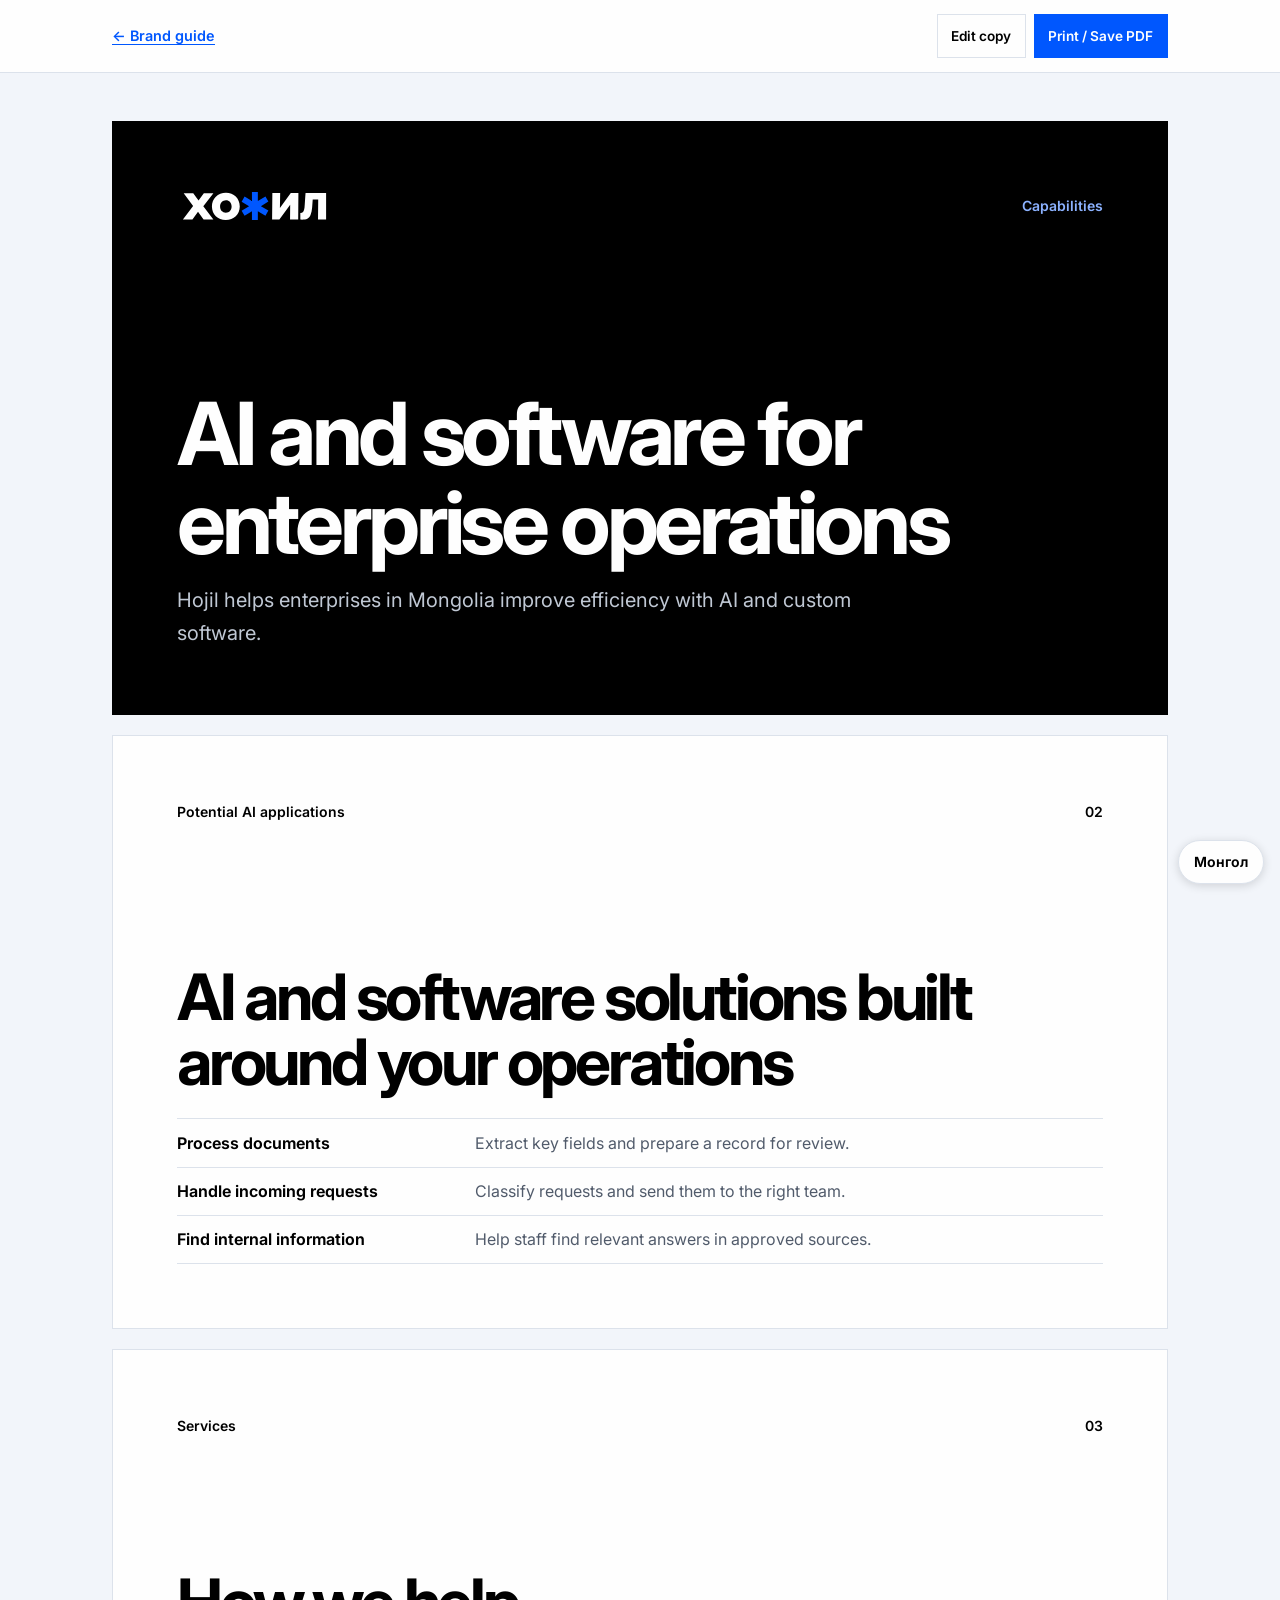
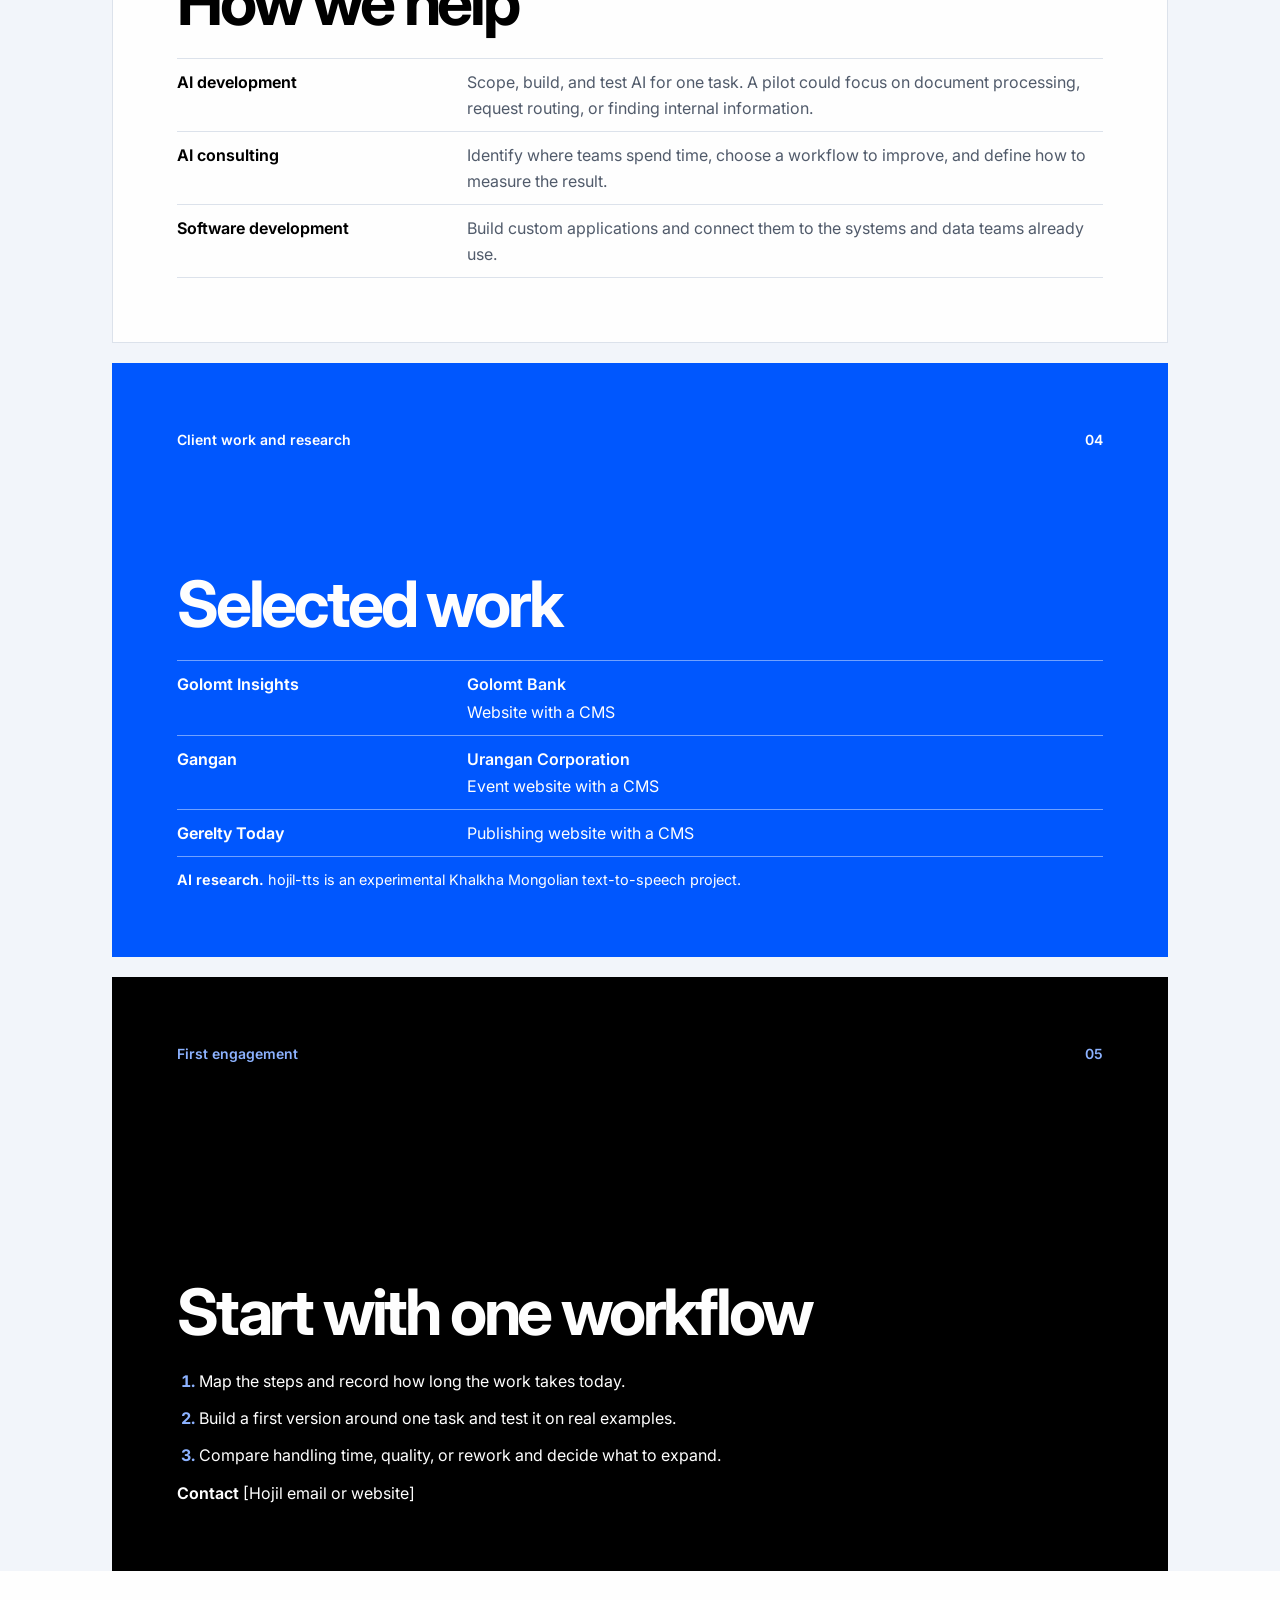
<file: materials/capabilities-deck.html>
<!doctype html>
<html lang="en">
<head>
  <meta charset="utf-8">
  <meta name="viewport" content="width=device-width, initial-scale=1">
  <title>Capabilities deck · Hojil</title>
  <link rel="icon" href="../assets/logo/hojil-symbol.svg" type="image/svg+xml">
  <link rel="stylesheet" href="../assets/brand.css">
  <link rel="stylesheet" href="../assets/materials.css">
  <script src="../assets/materials.js" defer></script>
</head>
<body class="material-page deck-page">
  <div class="material-toolbar">
    <div class="material-toolbar-inner">
      <div class="material-toolbar-links"><a href="../index.html#templates">← Brand guide</a><a class="language-switch" href="../mn/materials/capabilities-deck.html" lang="mn">Монгол</a></div>
      <div class="material-controls" hidden>
        <button type="button" data-edit aria-pressed="false">Edit copy</button>
        <button type="button" data-print>Print / Save PDF</button>
      </div>
    </div>
    <p class="editing-status" data-status role="status"></p>
  </div>
  <main class="material-document" aria-label="Capabilities deck">
    
<section class="material-slide slide-dark" aria-label="Slide 1 of 5">
  <header class="slide-meta"><img src="../assets/logo/hojil-wordmark-on-dark.svg" alt="Хожил" width="155" height="40"><span>Capabilities</span></header>
  <div><h1 data-copy>AI and software for enterprise operations</h1><p class="slide-lead" data-copy>Hojil helps enterprises in Mongolia improve efficiency with AI and custom software.</p></div>
</section>
<section class="material-slide slide-light" aria-label="Slide 2 of 5">
  <header class="slide-meta"><span>Potential AI applications</span><span>02</span></header>
  <div>
    <h2 data-copy>AI and software solutions built around your operations</h2>
    <ul class="slide-use-cases">
      <li><strong data-copy>Process documents</strong><span data-copy>Extract key fields and prepare a record for review.</span></li>
      <li><strong data-copy>Handle incoming requests</strong><span data-copy>Classify requests and send them to the right team.</span></li>
      <li><strong data-copy>Find internal information</strong><span data-copy>Help staff find relevant answers in approved sources.</span></li>
    </ul>
  </div>
</section>
<section class="material-slide slide-light" aria-label="Slide 3 of 5">
  <header class="slide-meta"><span>Services</span><span>03</span></header>
  <div><h2 data-copy>How we help</h2><dl class="material-services">
      <div><dt>AI development</dt><dd data-copy>Scope, build, and test AI for one task. A pilot could focus on document processing, request routing, or finding internal information.</dd></div>
      <div><dt>AI consulting</dt><dd data-copy>Identify where teams spend time, choose a workflow to improve, and define how to measure the result.</dd></div>
      <div><dt>Software development</dt><dd data-copy>Build custom applications and connect them to the systems and data teams already use.</dd></div>
    </dl></div>
</section>
<section class="material-slide slide-blue" aria-label="Slide 4 of 5">
  <header class="slide-meta"><span>Client work and research</span><span>04</span></header>
  <div><h2 data-copy>Selected work</h2><dl class="project-rows"><div><dt data-copy>Golomt Insights</dt><dd><span class="project-client" data-copy>Golomt Bank</span><span data-copy>Website with a CMS</span></dd></div><div><dt data-copy>Gangan</dt><dd><span class="project-client" data-copy>Urangan Corporation</span><span data-copy>Event website with a CMS</span></dd></div><div><dt data-copy>Gerelty Today</dt><dd><span data-copy>Publishing website with a CMS</span></dd></div></dl><p class="material-proof"><strong>AI research.</strong> <span data-copy>hojil-tts is an experimental Khalkha Mongolian text-to-speech project.</span></p></div>
</section>
<section class="material-slide slide-dark" aria-label="Slide 5 of 5">
  <header class="slide-meta"><span>First engagement</span><span>05</span></header>
  <div>
    <h2 data-copy>Start with one workflow</h2>
    <ol class="slide-steps">
      <li data-copy>Map the steps and record how long the work takes today.</li>
      <li data-copy>Build a first version around one task and test it on real examples.</li>
      <li data-copy>Compare handling time, quality, or rework and decide what to expand.</li>
    </ol>
    <p class="material-contact"><strong>Contact</strong> <span data-copy>[Hojil email or website]</span></p>
  </div>
</section>

  </main>
</body>
</html>
</file>
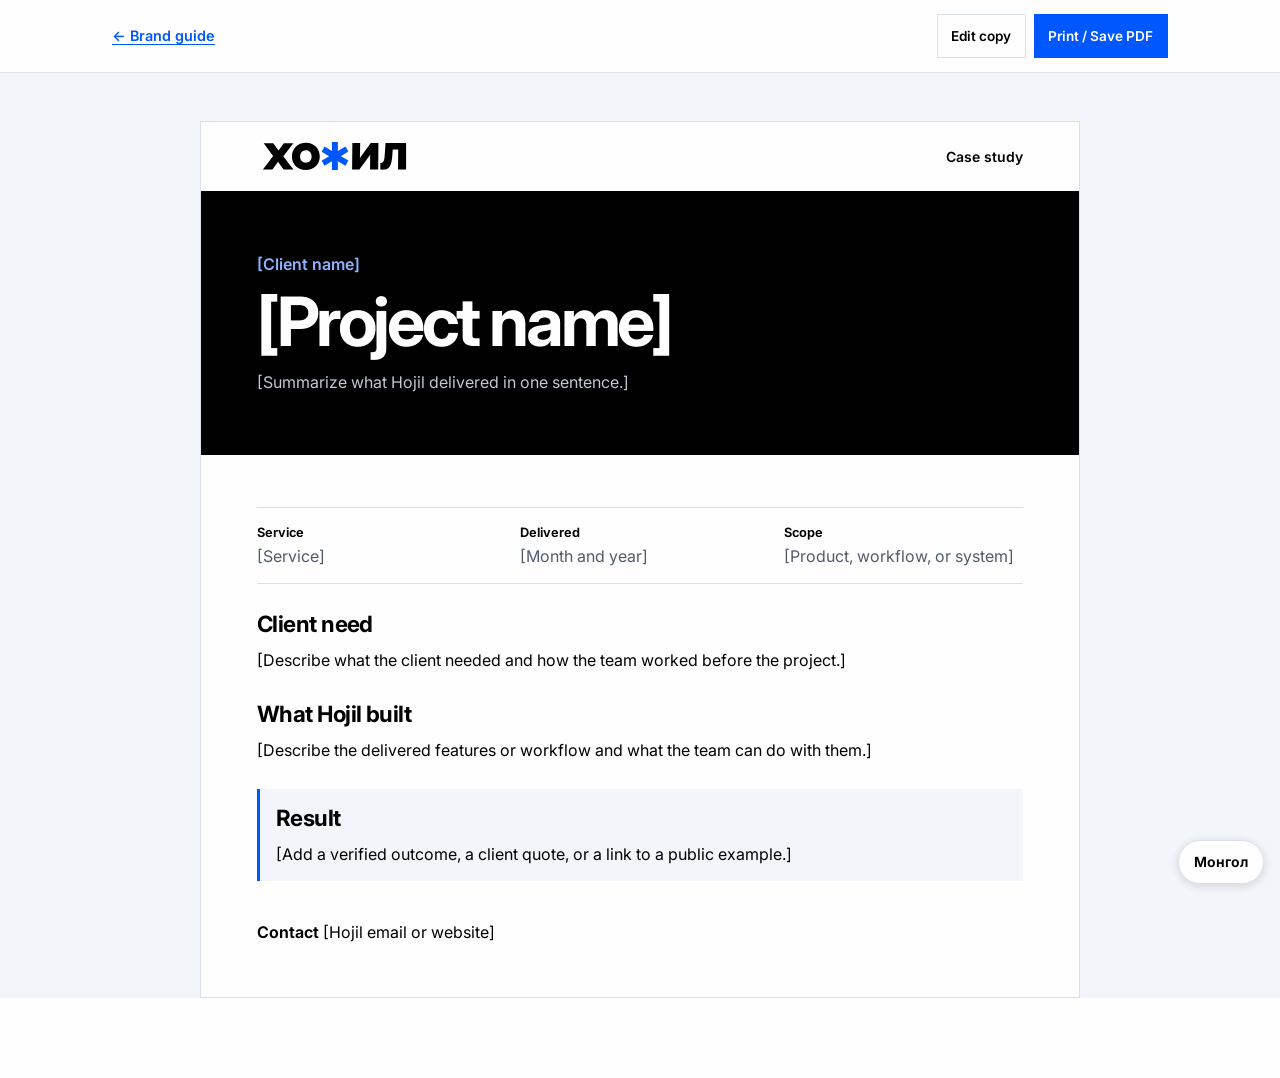
<file: materials/case-study.html>
<!doctype html>
<html lang="en">
<head>
  <meta charset="utf-8">
  <meta name="viewport" content="width=device-width, initial-scale=1">
  <title>Case-study template · Hojil</title>
  <link rel="icon" href="../assets/logo/hojil-symbol.svg" type="image/svg+xml">
  <link rel="stylesheet" href="../assets/brand.css">
  <link rel="stylesheet" href="../assets/materials.css">
  <script src="../assets/materials.js" defer></script>
</head>
<body class="material-page sheet-page">
  <div class="material-toolbar">
    <div class="material-toolbar-inner">
      <div class="material-toolbar-links"><a href="../index.html#templates">← Brand guide</a><a class="language-switch" href="../mn/materials/case-study.html" lang="mn">Монгол</a></div>
      <div class="material-controls" hidden>
        <button type="button" data-edit aria-pressed="false">Edit copy</button>
        <button type="button" data-print>Print / Save PDF</button>
      </div>
    </div>
    <p class="editing-status" data-status role="status"></p>
  </div>
  <main class="material-document" aria-label="Case-study template">
    
<article class="material-sheet">
  <header class="material-brand"><img src="../assets/logo/hojil-wordmark-on-light.svg" alt="Хожил" width="155" height="40"><span>Case study</span></header>
  <header class="material-hero">
    <p class="material-kicker" data-copy>[Client name]</p>
    <h1 data-copy>[Project name]</h1>
    <p data-copy>[Summarize what Hojil delivered in one sentence.]</p>
  </header>
  <div class="material-body">
    <dl class="material-facts">
      <div><dt>Service</dt><dd data-copy>[Service]</dd></div>
      <div><dt>Delivered</dt><dd data-copy>[Month and year]</dd></div>
      <div><dt>Scope</dt><dd data-copy>[Product, workflow, or system]</dd></div>
    </dl>
    <section><h2>Client need</h2><p data-copy>[Describe what the client needed and how the team worked before the project.]</p></section>
    <section><h2>What Hojil built</h2><p data-copy>[Describe the delivered features or workflow and what the team can do with them.]</p></section>
    <section class="material-band"><h2>Result</h2><p data-copy>[Add a verified outcome, a client quote, or a link to a public example.]</p></section>
    <p class="material-contact"><strong>Contact</strong> <span data-copy>[Hojil email or website]</span></p>
  </div>
</article>

  </main>
</body>
</html>
</file>
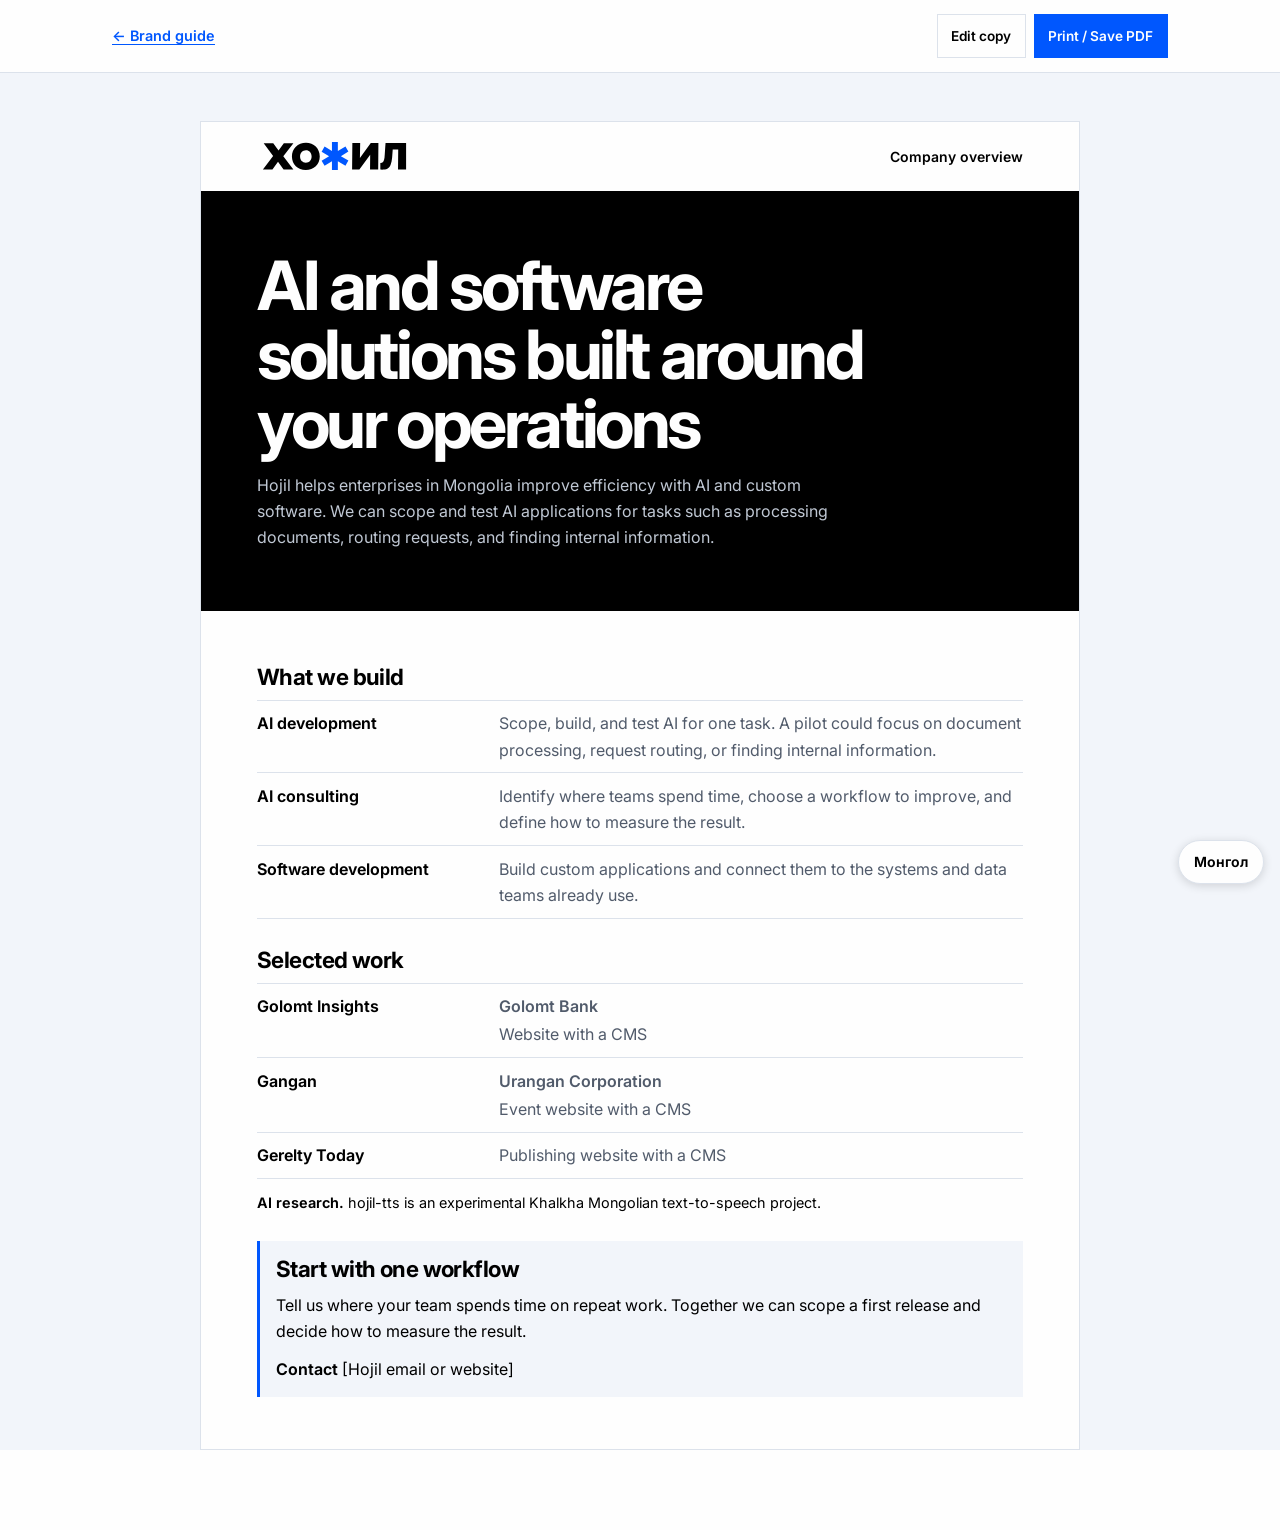
<file: materials/company-overview.html>
<!doctype html>
<html lang="en">
<head>
  <meta charset="utf-8">
  <meta name="viewport" content="width=device-width, initial-scale=1">
  <title>Company overview · Hojil</title>
  <link rel="icon" href="../assets/logo/hojil-symbol.svg" type="image/svg+xml">
  <link rel="stylesheet" href="../assets/brand.css">
  <link rel="stylesheet" href="../assets/materials.css">
  <script src="../assets/materials.js" defer></script>
</head>
<body class="material-page sheet-page">
  <div class="material-toolbar">
    <div class="material-toolbar-inner">
      <div class="material-toolbar-links"><a href="../index.html#templates">← Brand guide</a><a class="language-switch" href="../mn/materials/company-overview.html" lang="mn">Монгол</a></div>
      <div class="material-controls" hidden>
        <button type="button" data-edit aria-pressed="false">Edit copy</button>
        <button type="button" data-print>Print / Save PDF</button>
      </div>
    </div>
    <p class="editing-status" data-status role="status"></p>
  </div>
  <main class="material-document" aria-label="Company overview">
    
<article class="material-sheet">
  <header class="material-brand"><img src="../assets/logo/hojil-wordmark-on-light.svg" alt="Хожил" width="155" height="40"><span>Company overview</span></header>
  <header class="material-hero">
    <h1 data-copy>AI and software solutions built around your operations</h1>
    <p data-copy>Hojil helps enterprises in Mongolia improve efficiency with AI and custom software. We can scope and test AI applications for tasks such as processing documents, routing requests, and finding internal information.</p>
  </header>
  <div class="material-body">
    <section>
      <h2>What we build</h2>
      <dl class="material-services">
      <div><dt>AI development</dt><dd data-copy>Scope, build, and test AI for one task. A pilot could focus on document processing, request routing, or finding internal information.</dd></div>
      <div><dt>AI consulting</dt><dd data-copy>Identify where teams spend time, choose a workflow to improve, and define how to measure the result.</dd></div>
      <div><dt>Software development</dt><dd data-copy>Build custom applications and connect them to the systems and data teams already use.</dd></div>
    </dl>
    </section>
    <section>
      <h2>Selected work</h2>
      <dl class="project-rows"><div><dt data-copy>Golomt Insights</dt><dd><span class="project-client" data-copy>Golomt Bank</span><span data-copy>Website with a CMS</span></dd></div><div><dt data-copy>Gangan</dt><dd><span class="project-client" data-copy>Urangan Corporation</span><span data-copy>Event website with a CMS</span></dd></div><div><dt data-copy>Gerelty Today</dt><dd><span data-copy>Publishing website with a CMS</span></dd></div></dl>
      <p class="material-proof"><strong>AI research.</strong> <span data-copy>hojil-tts is an experimental Khalkha Mongolian text-to-speech project.</span></p>
    </section>
    <section class="material-band">
      <h2>Start with one workflow</h2>
      <p data-copy>Tell us where your team spends time on repeat work. Together we can scope a first release and decide how to measure the result.</p>
      <p class="material-contact"><strong>Contact</strong> <span data-copy>[Hojil email or website]</span></p>
    </section>
  </div>
</article>

  </main>
</body>
</html>
</file>
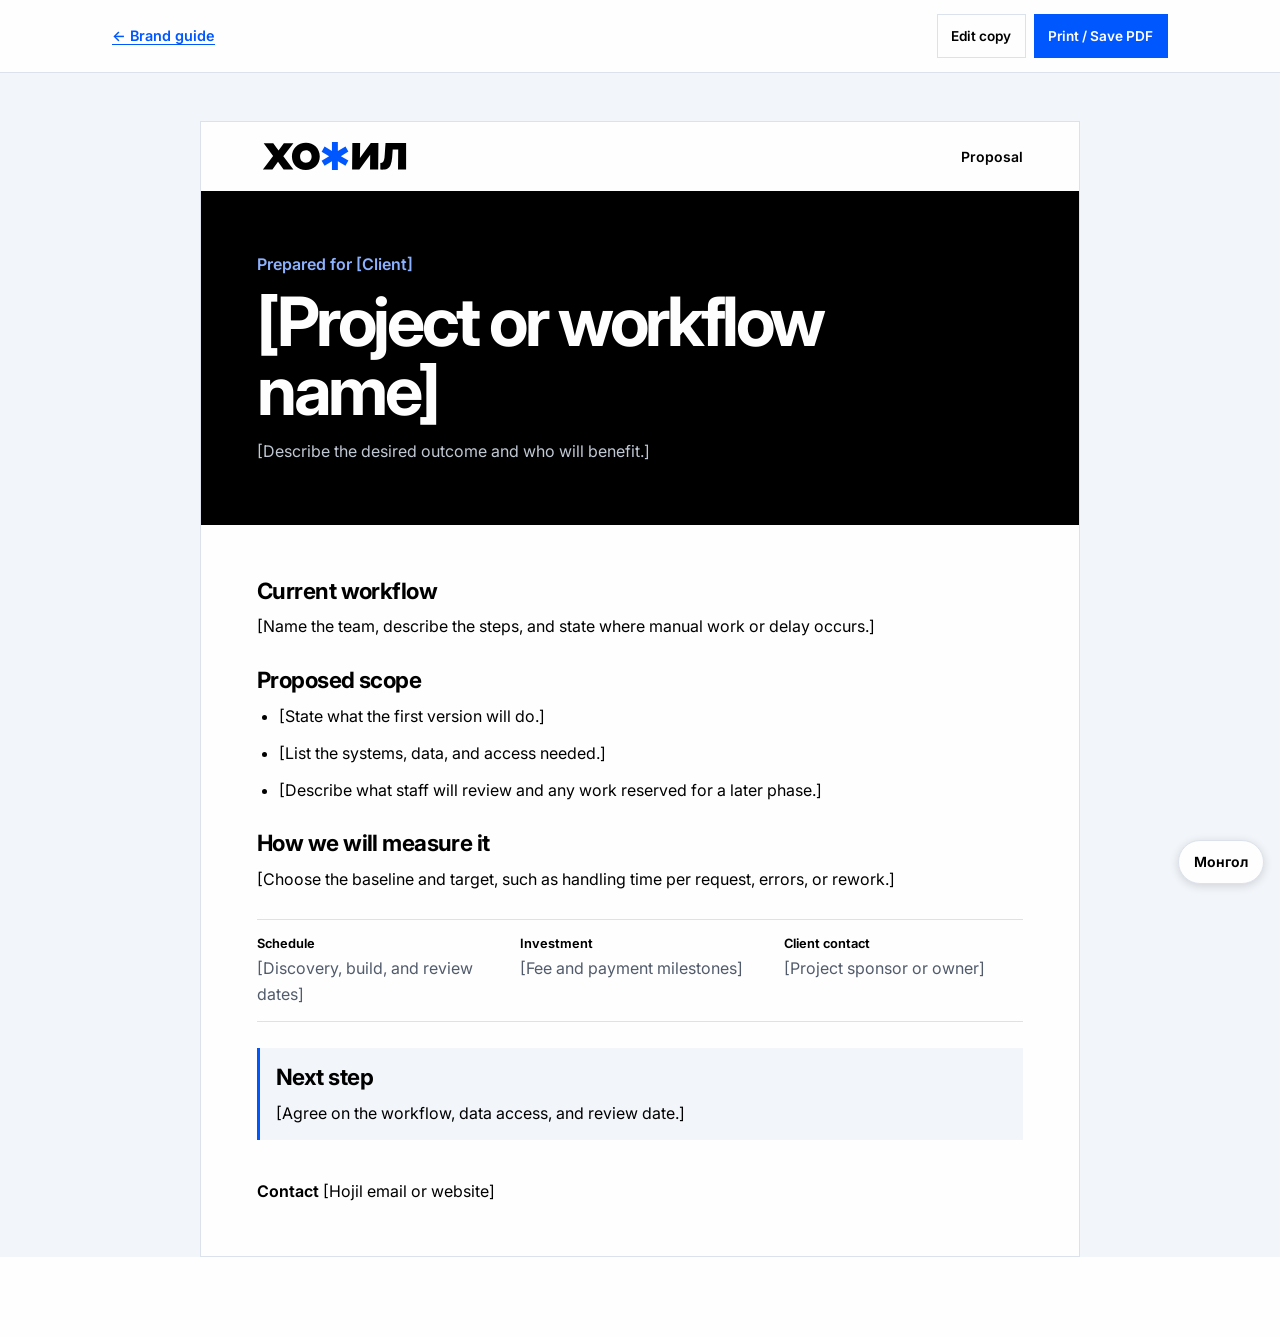
<file: materials/proposal.html>
<!doctype html>
<html lang="en">
<head>
  <meta charset="utf-8">
  <meta name="viewport" content="width=device-width, initial-scale=1">
  <title>Proposal template · Hojil</title>
  <link rel="icon" href="../assets/logo/hojil-symbol.svg" type="image/svg+xml">
  <link rel="stylesheet" href="../assets/brand.css">
  <link rel="stylesheet" href="../assets/materials.css">
  <script src="../assets/materials.js" defer></script>
</head>
<body class="material-page sheet-page">
  <div class="material-toolbar">
    <div class="material-toolbar-inner">
      <div class="material-toolbar-links"><a href="../index.html#templates">← Brand guide</a><a class="language-switch" href="../mn/materials/proposal.html" lang="mn">Монгол</a></div>
      <div class="material-controls" hidden>
        <button type="button" data-edit aria-pressed="false">Edit copy</button>
        <button type="button" data-print>Print / Save PDF</button>
      </div>
    </div>
    <p class="editing-status" data-status role="status"></p>
  </div>
  <main class="material-document" aria-label="Proposal template">
    
<article class="material-sheet">
  <header class="material-brand"><img src="../assets/logo/hojil-wordmark-on-light.svg" alt="Хожил" width="155" height="40"><span>Proposal</span></header>
  <header class="material-hero">
    <p class="material-kicker" data-copy>Prepared for [Client]</p>
    <h1 data-copy>[Project or workflow name]</h1>
    <p data-copy>[Describe the desired outcome and who will benefit.]</p>
  </header>
  <div class="material-body">
    <section><h2>Current workflow</h2><p data-copy>[Name the team, describe the steps, and state where manual work or delay occurs.]</p></section>
    <section>
      <h2>Proposed scope</h2>
      <ul>
        <li data-copy>[State what the first version will do.]</li>
        <li data-copy>[List the systems, data, and access needed.]</li>
        <li data-copy>[Describe what staff will review and any work reserved for a later phase.]</li>
      </ul>
    </section>
    <section><h2>How we will measure it</h2><p data-copy>[Choose the baseline and target, such as handling time per request, errors, or rework.]</p></section>
    <dl class="material-facts">
      <div><dt>Schedule</dt><dd data-copy>[Discovery, build, and review dates]</dd></div>
      <div><dt>Investment</dt><dd data-copy>[Fee and payment milestones]</dd></div>
      <div><dt>Client contact</dt><dd data-copy>[Project sponsor or owner]</dd></div>
    </dl>
    <section class="material-band"><h2>Next step</h2><p data-copy>[Agree on the workflow, data access, and review date.]</p></section>
    <p class="material-contact"><strong>Contact</strong> <span data-copy>[Hojil email or website]</span></p>
  </div>
</article>

  </main>
</body>
</html>
</file>
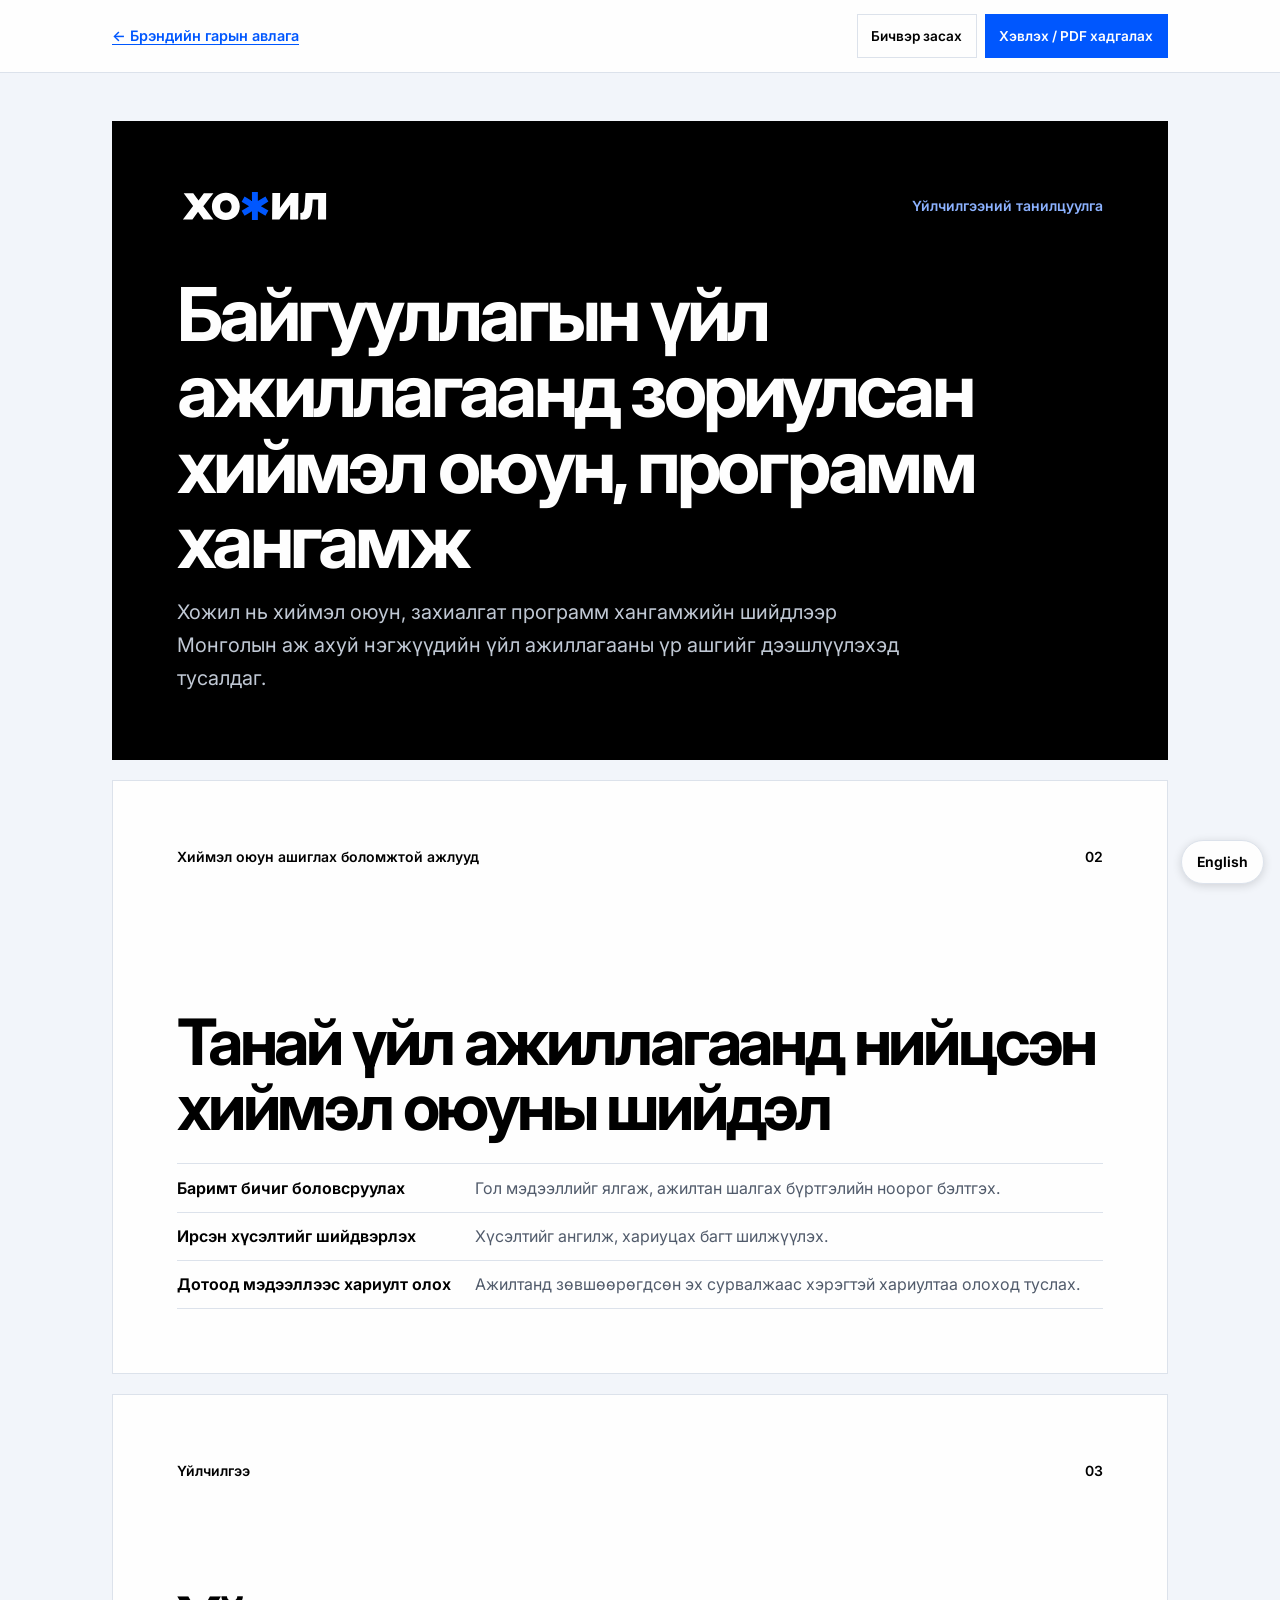
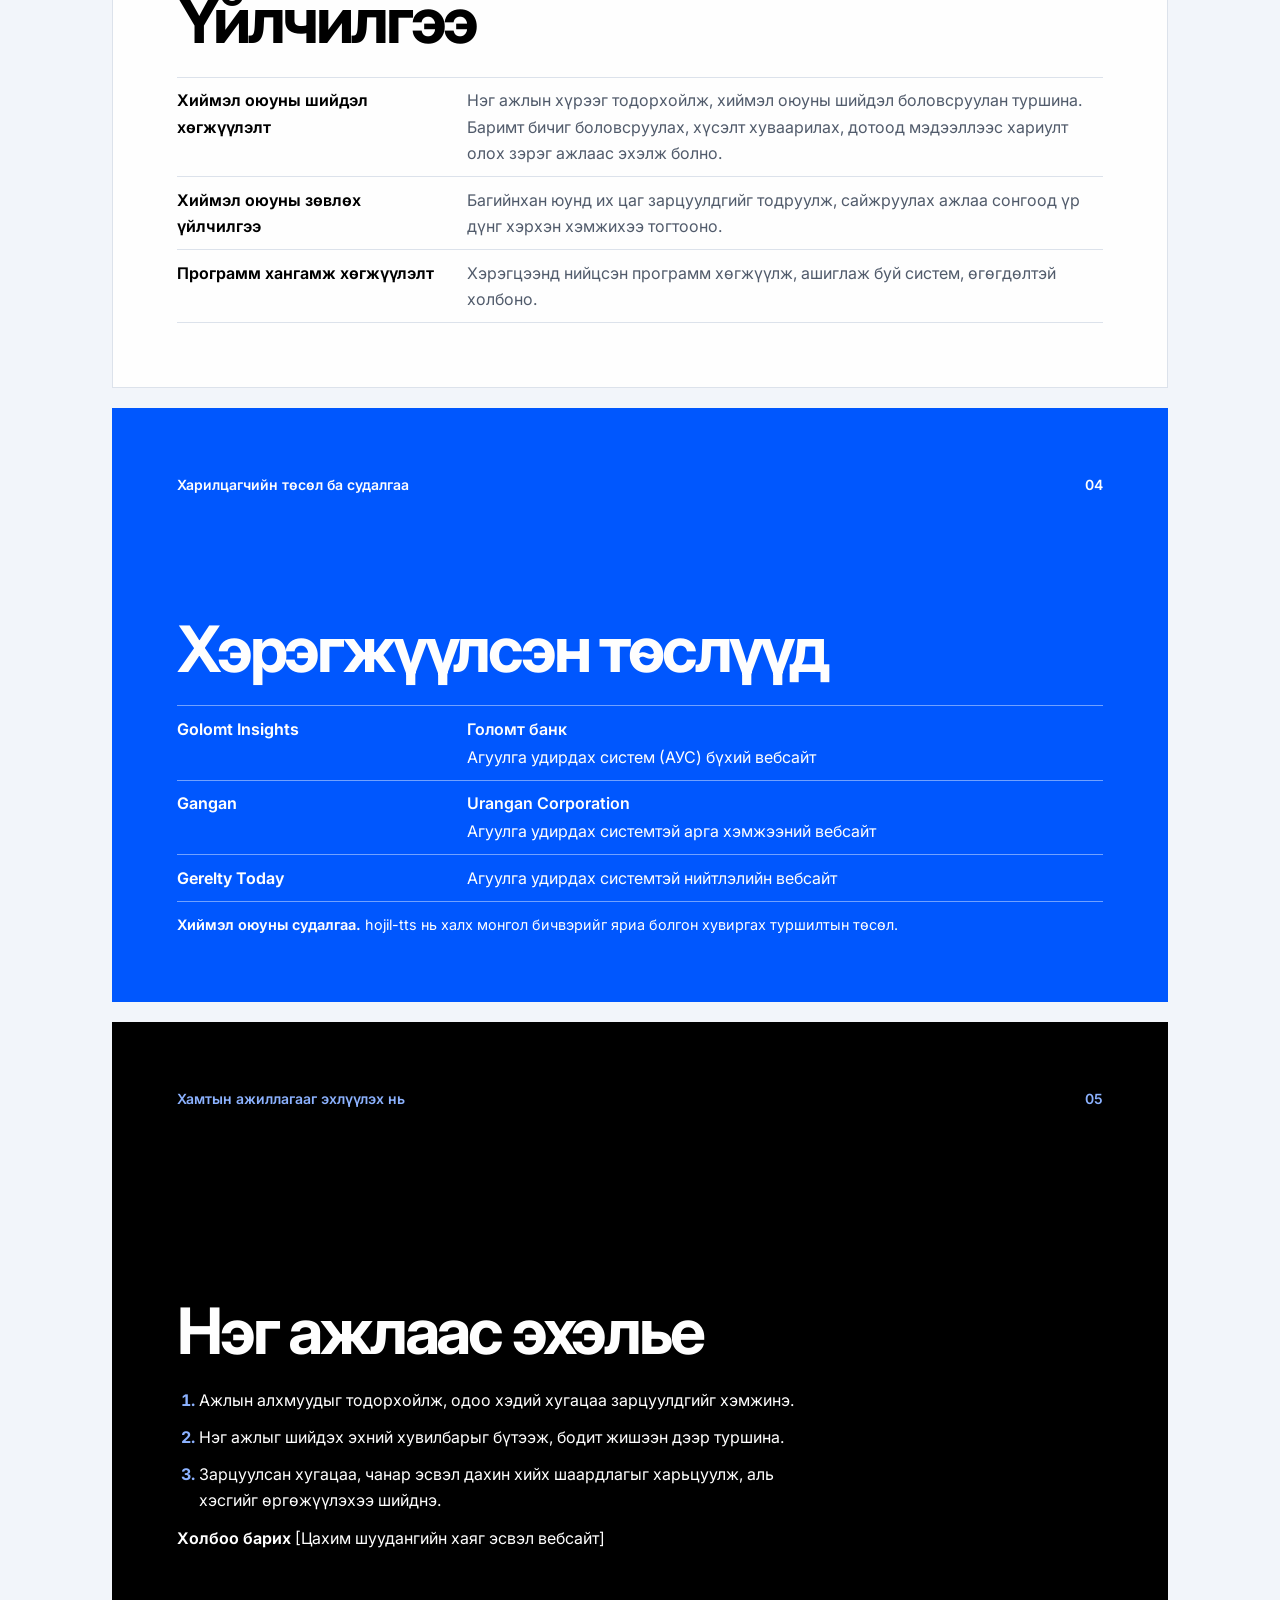
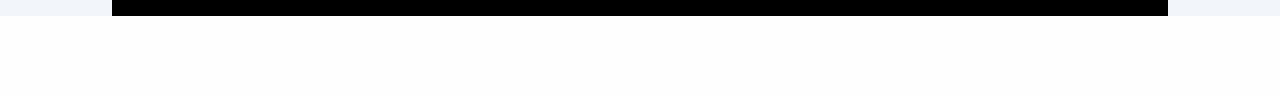
<file: mn/materials/capabilities-deck.html>
<!doctype html>
<html lang="mn">
<head>
  <meta charset="utf-8">
  <meta name="viewport" content="width=device-width, initial-scale=1">
  <title>Үйлчилгээний танилцуулга · Хожил</title>
  <link rel="icon" href="../../assets/logo/hojil-symbol.svg" type="image/svg+xml">
  <link rel="stylesheet" href="../../assets/brand.css">
  <link rel="stylesheet" href="../../assets/materials.css">
  <script src="../../assets/materials.js" defer></script>
</head>
<body class="material-page deck-page">
  <div class="material-toolbar">
    <div class="material-toolbar-inner">
      <div class="material-toolbar-links"><a href="../index.html#templates">← Брэндийн гарын авлага</a><a class="language-switch" href="../../materials/capabilities-deck.html" lang="en">English</a></div>
      <div class="material-controls" hidden>
        <button type="button" data-edit aria-pressed="false">Бичвэр засах</button>
        <button type="button" data-print>Хэвлэх / PDF хадгалах</button>
      </div>
    </div>
    <p class="editing-status" data-status role="status"></p>
  </div>
  <main class="material-document" aria-label="Үйлчилгээний танилцуулга">
    
<section class="material-slide slide-dark" aria-label="1-р слайд, нийт 5">
  <header class="slide-meta"><img src="../../assets/logo/hojil-wordmark-on-dark.svg" alt="Хожил" width="155" height="40"><span>Үйлчилгээний танилцуулга</span></header>
  <div><h1 data-copy>Байгууллагын үйл ажиллагаанд зориулсан хиймэл оюун, программ хангамж</h1><p class="slide-lead" data-copy>Хожил нь хиймэл оюун, захиалгат программ хангамжийн шийдлээр Монголын аж ахуй нэгжүүдийн үйл ажиллагааны үр ашгийг дээшлүүлэхэд тусалдаг.</p></div>
</section>
<section class="material-slide slide-light" aria-label="2-р слайд, нийт 5">
  <header class="slide-meta"><span>Хиймэл оюун ашиглах боломжтой ажлууд</span><span>02</span></header>
  <div>
    <h2 data-copy>Танай үйл ажиллагаанд нийцсэн хиймэл оюуны шийдэл</h2>
    <ul class="slide-use-cases">
      <li><strong data-copy>Баримт бичиг боловсруулах</strong><span data-copy>Гол мэдээллийг ялгаж, ажилтан шалгах бүртгэлийн ноорог бэлтгэх.</span></li>
      <li><strong data-copy>Ирсэн хүсэлтийг шийдвэрлэх</strong><span data-copy>Хүсэлтийг ангилж, хариуцах багт шилжүүлэх.</span></li>
      <li><strong data-copy>Дотоод мэдээллээс хариулт олох</strong><span data-copy>Ажилтанд зөвшөөрөгдсөн эх сурвалжаас хэрэгтэй хариултаа олоход туслах.</span></li>
    </ul>
  </div>
</section>
<section class="material-slide slide-light" aria-label="3-р слайд, нийт 5">
  <header class="slide-meta"><span>Үйлчилгээ</span><span>03</span></header>
  <div><h2 data-copy>Үйлчилгээ</h2><dl class="material-services">
      <div><dt>Хиймэл оюуны шийдэл хөгжүүлэлт</dt><dd data-copy>Нэг ажлын хүрээг тодорхойлж, хиймэл оюуны шийдэл боловсруулан туршина. Баримт бичиг боловсруулах, хүсэлт хуваарилах, дотоод мэдээллээс хариулт олох зэрэг ажлаас эхэлж болно.</dd></div>
      <div><dt>Хиймэл оюуны зөвлөх үйлчилгээ</dt><dd data-copy>Багийнхан юунд их цаг зарцуулдгийг тодруулж, сайжруулах ажлаа сонгоод үр дүнг хэрхэн хэмжихээ тогтооно.</dd></div>
      <div><dt>Программ хангамж хөгжүүлэлт</dt><dd data-copy>Хэрэгцээнд нийцсэн программ хөгжүүлж, ашиглаж буй систем, өгөгдөлтэй холбоно.</dd></div>
    </dl></div>
</section>
<section class="material-slide slide-blue" aria-label="4-р слайд, нийт 5">
  <header class="slide-meta"><span>Харилцагчийн төсөл ба судалгаа</span><span>04</span></header>
  <div><h2 data-copy>Хэрэгжүүлсэн төслүүд</h2><dl class="project-rows"><div><dt data-copy>Golomt Insights</dt><dd><span class="project-client" data-copy>Голомт банк</span><span data-copy>Агуулга удирдах систем (АУС) бүхий вебсайт</span></dd></div><div><dt data-copy>Gangan</dt><dd><span class="project-client" data-copy>Urangan Corporation</span><span data-copy>Агуулга удирдах системтэй арга хэмжээний вебсайт</span></dd></div><div><dt data-copy>Gerelty Today</dt><dd><span data-copy>Агуулга удирдах системтэй нийтлэлийн вебсайт</span></dd></div></dl><p class="material-proof"><strong>Хиймэл оюуны судалгаа.</strong> <span data-copy>hojil-tts нь халх монгол бичвэрийг яриа болгон хувиргах туршилтын төсөл.</span></p></div>
</section>
<section class="material-slide slide-dark" aria-label="5-р слайд, нийт 5">
  <header class="slide-meta"><span>Хамтын ажиллагааг эхлүүлэх нь</span><span>05</span></header>
  <div>
    <h2 data-copy>Нэг ажлаас эхэлье</h2>
    <ol class="slide-steps">
      <li data-copy>Ажлын алхмуудыг тодорхойлж, одоо хэдий хугацаа зарцуулдгийг хэмжинэ.</li>
      <li data-copy>Нэг ажлыг шийдэх эхний хувилбарыг бүтээж, бодит жишээн дээр туршина.</li>
      <li data-copy>Зарцуулсан хугацаа, чанар эсвэл дахин хийх шаардлагыг харьцуулж, аль хэсгийг өргөжүүлэхээ шийднэ.</li>
    </ol>
    <p class="material-contact"><strong>Холбоо барих</strong> <span data-copy>[Цахим шуудангийн хаяг эсвэл вебсайт]</span></p>
  </div>
</section>

  </main>
</body>
</html>
</file>
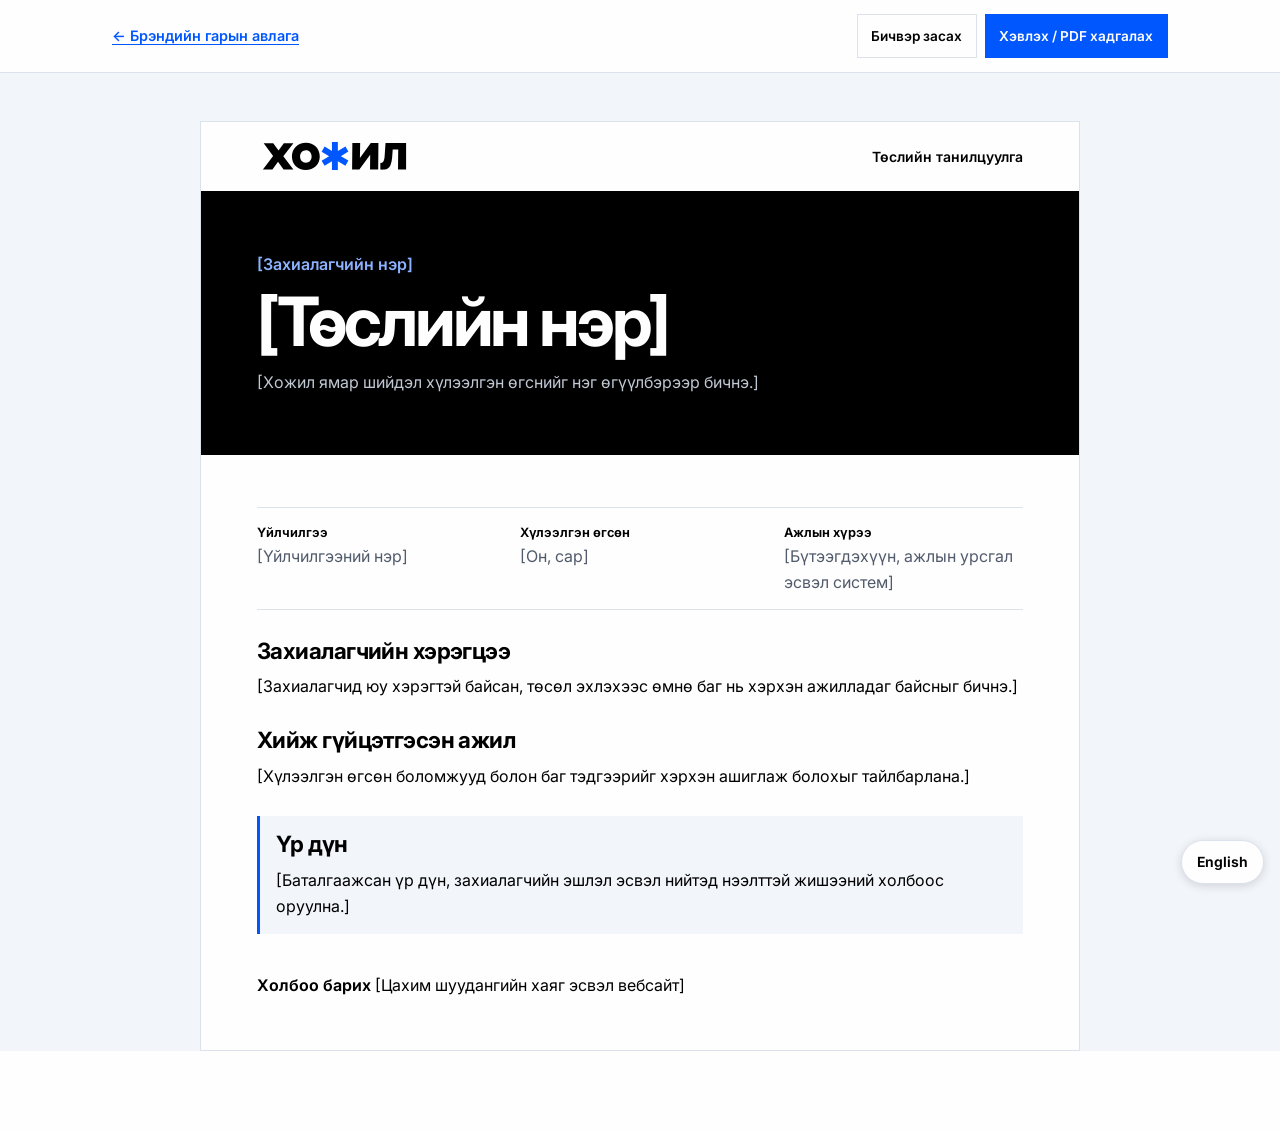
<file: mn/materials/case-study.html>
<!doctype html>
<html lang="mn">
<head>
  <meta charset="utf-8">
  <meta name="viewport" content="width=device-width, initial-scale=1">
  <title>Төслийн танилцуулгын загвар · Хожил</title>
  <link rel="icon" href="../../assets/logo/hojil-symbol.svg" type="image/svg+xml">
  <link rel="stylesheet" href="../../assets/brand.css">
  <link rel="stylesheet" href="../../assets/materials.css">
  <script src="../../assets/materials.js" defer></script>
</head>
<body class="material-page sheet-page">
  <div class="material-toolbar">
    <div class="material-toolbar-inner">
      <div class="material-toolbar-links"><a href="../index.html#templates">← Брэндийн гарын авлага</a><a class="language-switch" href="../../materials/case-study.html" lang="en">English</a></div>
      <div class="material-controls" hidden>
        <button type="button" data-edit aria-pressed="false">Бичвэр засах</button>
        <button type="button" data-print>Хэвлэх / PDF хадгалах</button>
      </div>
    </div>
    <p class="editing-status" data-status role="status"></p>
  </div>
  <main class="material-document" aria-label="Төслийн танилцуулгын загвар">
    
<article class="material-sheet">
  <header class="material-brand"><img src="../../assets/logo/hojil-wordmark-on-light.svg" alt="Хожил" width="155" height="40"><span>Төслийн танилцуулга</span></header>
  <header class="material-hero">
    <p class="material-kicker" data-copy>[Захиалагчийн нэр]</p>
    <h1 data-copy>[Төслийн нэр]</h1>
    <p data-copy>[Хожил ямар шийдэл хүлээлгэн өгснийг нэг өгүүлбэрээр бичнэ.]</p>
  </header>
  <div class="material-body">
    <dl class="material-facts">
      <div><dt>Үйлчилгээ</dt><dd data-copy>[Үйлчилгээний нэр]</dd></div>
      <div><dt>Хүлээлгэн өгсөн</dt><dd data-copy>[Он, сар]</dd></div>
      <div><dt>Ажлын хүрээ</dt><dd data-copy>[Бүтээгдэхүүн, ажлын урсгал эсвэл систем]</dd></div>
    </dl>
    <section><h2>Захиалагчийн хэрэгцээ</h2><p data-copy>[Захиалагчид юу хэрэгтэй байсан, төсөл эхлэхээс өмнө баг нь хэрхэн ажилладаг байсныг бичнэ.]</p></section>
    <section><h2>Хийж гүйцэтгэсэн ажил</h2><p data-copy>[Хүлээлгэн өгсөн боломжууд болон баг тэдгээрийг хэрхэн ашиглаж болохыг тайлбарлана.]</p></section>
    <section class="material-band"><h2>Үр дүн</h2><p data-copy>[Баталгаажсан үр дүн, захиалагчийн эшлэл эсвэл нийтэд нээлттэй жишээний холбоос оруулна.]</p></section>
    <p class="material-contact"><strong>Холбоо барих</strong> <span data-copy>[Цахим шуудангийн хаяг эсвэл вебсайт]</span></p>
  </div>
</article>

  </main>
</body>
</html>
</file>
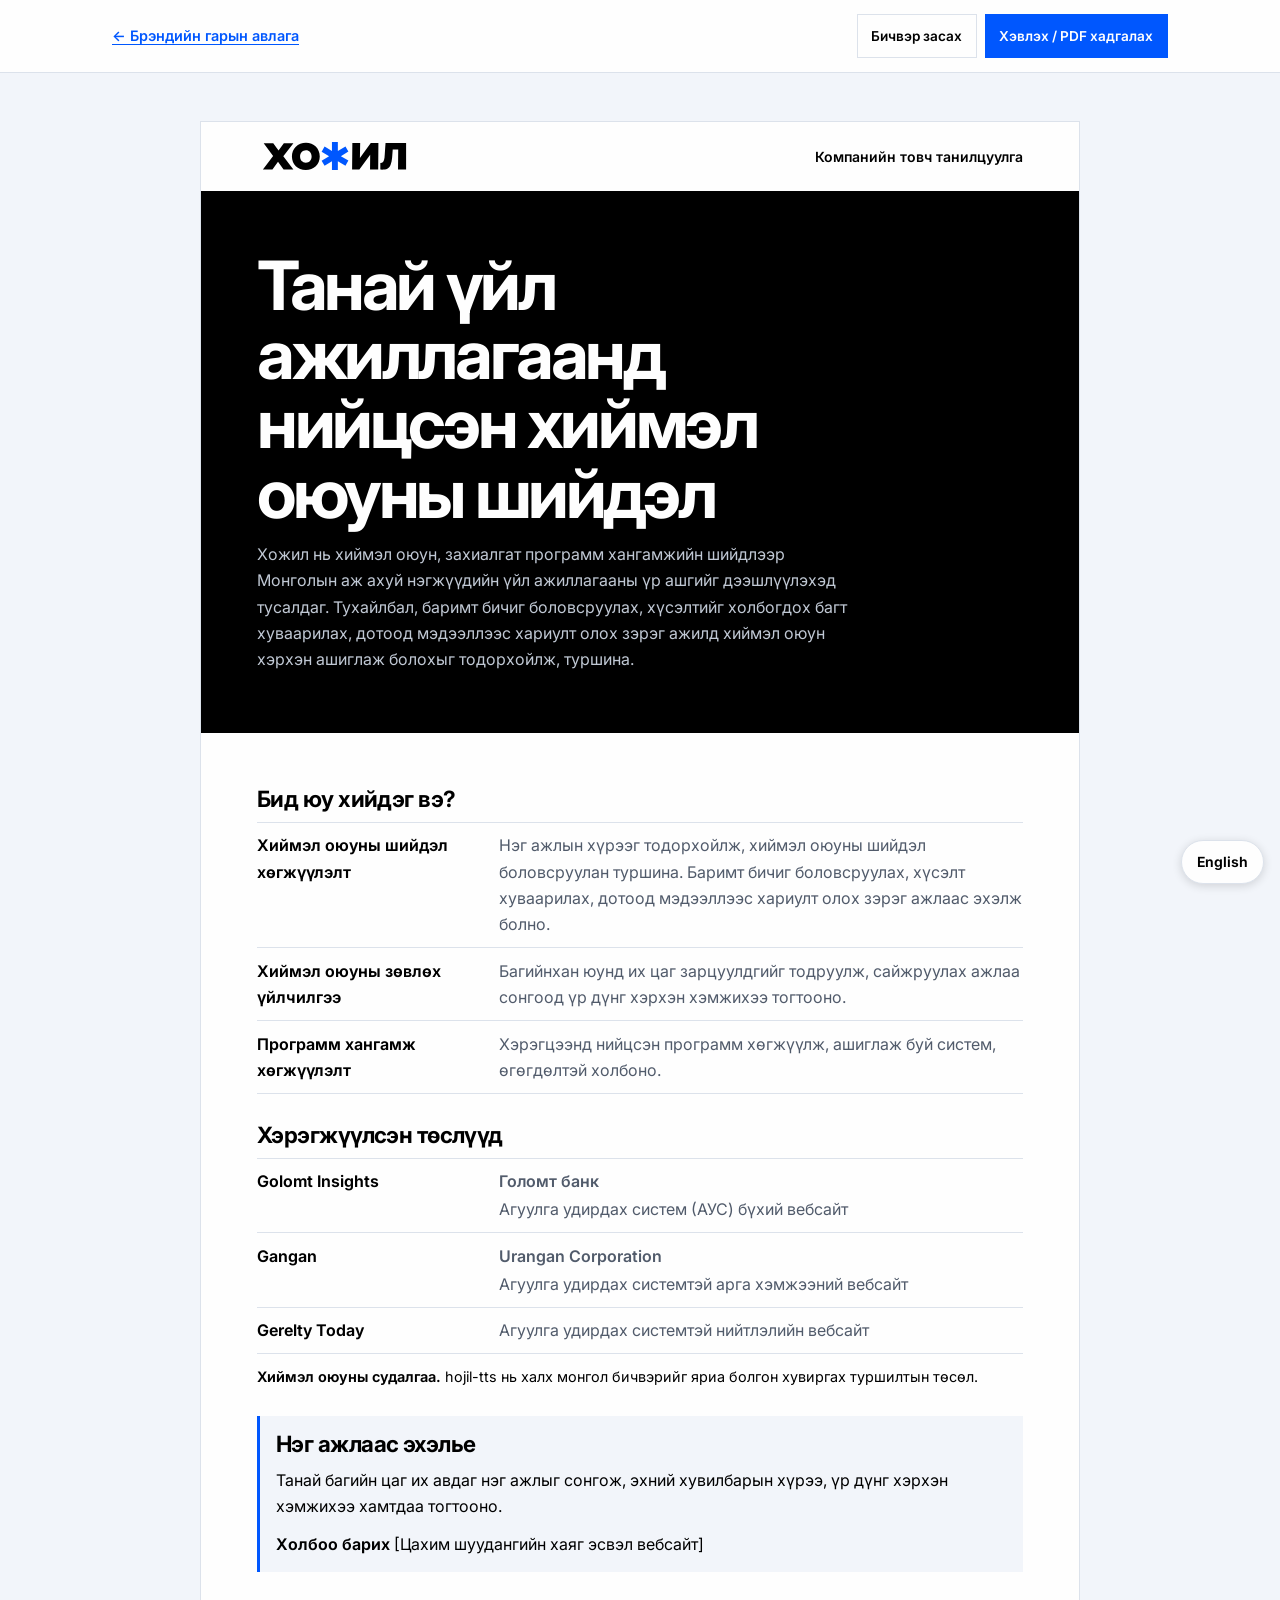
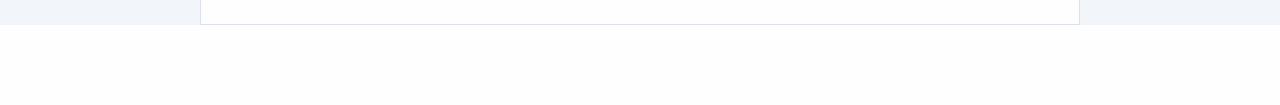
<file: mn/materials/company-overview.html>
<!doctype html>
<html lang="mn">
<head>
  <meta charset="utf-8">
  <meta name="viewport" content="width=device-width, initial-scale=1">
  <title>Компанийн товч танилцуулга · Хожил</title>
  <link rel="icon" href="../../assets/logo/hojil-symbol.svg" type="image/svg+xml">
  <link rel="stylesheet" href="../../assets/brand.css">
  <link rel="stylesheet" href="../../assets/materials.css">
  <script src="../../assets/materials.js" defer></script>
</head>
<body class="material-page sheet-page">
  <div class="material-toolbar">
    <div class="material-toolbar-inner">
      <div class="material-toolbar-links"><a href="../index.html#templates">← Брэндийн гарын авлага</a><a class="language-switch" href="../../materials/company-overview.html" lang="en">English</a></div>
      <div class="material-controls" hidden>
        <button type="button" data-edit aria-pressed="false">Бичвэр засах</button>
        <button type="button" data-print>Хэвлэх / PDF хадгалах</button>
      </div>
    </div>
    <p class="editing-status" data-status role="status"></p>
  </div>
  <main class="material-document" aria-label="Компанийн товч танилцуулга">
    
<article class="material-sheet overview-sheet">
  <header class="material-brand"><img src="../../assets/logo/hojil-wordmark-on-light.svg" alt="Хожил" width="155" height="40"><span>Компанийн товч танилцуулга</span></header>
  <header class="material-hero">
    <h1 data-copy>Танай үйл ажиллагаанд нийцсэн хиймэл оюуны шийдэл</h1>
    <p data-copy>Хожил нь хиймэл оюун, захиалгат программ хангамжийн шийдлээр Монголын аж ахуй нэгжүүдийн үйл ажиллагааны үр ашгийг дээшлүүлэхэд тусалдаг. Тухайлбал, баримт бичиг боловсруулах, хүсэлтийг холбогдох багт хуваарилах, дотоод мэдээллээс хариулт олох зэрэг ажилд хиймэл оюун хэрхэн ашиглаж болохыг тодорхойлж, туршина.</p>
  </header>
  <div class="material-body">
    <section>
      <h2>Бид юу хийдэг вэ?</h2>
      <dl class="material-services">
      <div><dt>Хиймэл оюуны шийдэл хөгжүүлэлт</dt><dd data-copy>Нэг ажлын хүрээг тодорхойлж, хиймэл оюуны шийдэл боловсруулан туршина. Баримт бичиг боловсруулах, хүсэлт хуваарилах, дотоод мэдээллээс хариулт олох зэрэг ажлаас эхэлж болно.</dd></div>
      <div><dt>Хиймэл оюуны зөвлөх үйлчилгээ</dt><dd data-copy>Багийнхан юунд их цаг зарцуулдгийг тодруулж, сайжруулах ажлаа сонгоод үр дүнг хэрхэн хэмжихээ тогтооно.</dd></div>
      <div><dt>Программ хангамж хөгжүүлэлт</dt><dd data-copy>Хэрэгцээнд нийцсэн программ хөгжүүлж, ашиглаж буй систем, өгөгдөлтэй холбоно.</dd></div>
    </dl>
    </section>
    <section>
      <h2>Хэрэгжүүлсэн төслүүд</h2>
      <dl class="project-rows"><div><dt data-copy>Golomt Insights</dt><dd><span class="project-client" data-copy>Голомт банк</span><span data-copy>Агуулга удирдах систем (АУС) бүхий вебсайт</span></dd></div><div><dt data-copy>Gangan</dt><dd><span class="project-client" data-copy>Urangan Corporation</span><span data-copy>Агуулга удирдах системтэй арга хэмжээний вебсайт</span></dd></div><div><dt data-copy>Gerelty Today</dt><dd><span data-copy>Агуулга удирдах системтэй нийтлэлийн вебсайт</span></dd></div></dl>
      <p class="material-proof"><strong>Хиймэл оюуны судалгаа.</strong> <span data-copy>hojil-tts нь халх монгол бичвэрийг яриа болгон хувиргах туршилтын төсөл.</span></p>
    </section>
    <section class="material-band">
      <h2>Нэг ажлаас эхэлье</h2>
      <p data-copy>Танай багийн цаг их авдаг нэг ажлыг сонгож, эхний хувилбарын хүрээ, үр дүнг хэрхэн хэмжихээ хамтдаа тогтооно.</p>
      <p class="material-contact"><strong>Холбоо барих</strong> <span data-copy>[Цахим шуудангийн хаяг эсвэл вебсайт]</span></p>
    </section>
  </div>
</article>

  </main>
</body>
</html>
</file>
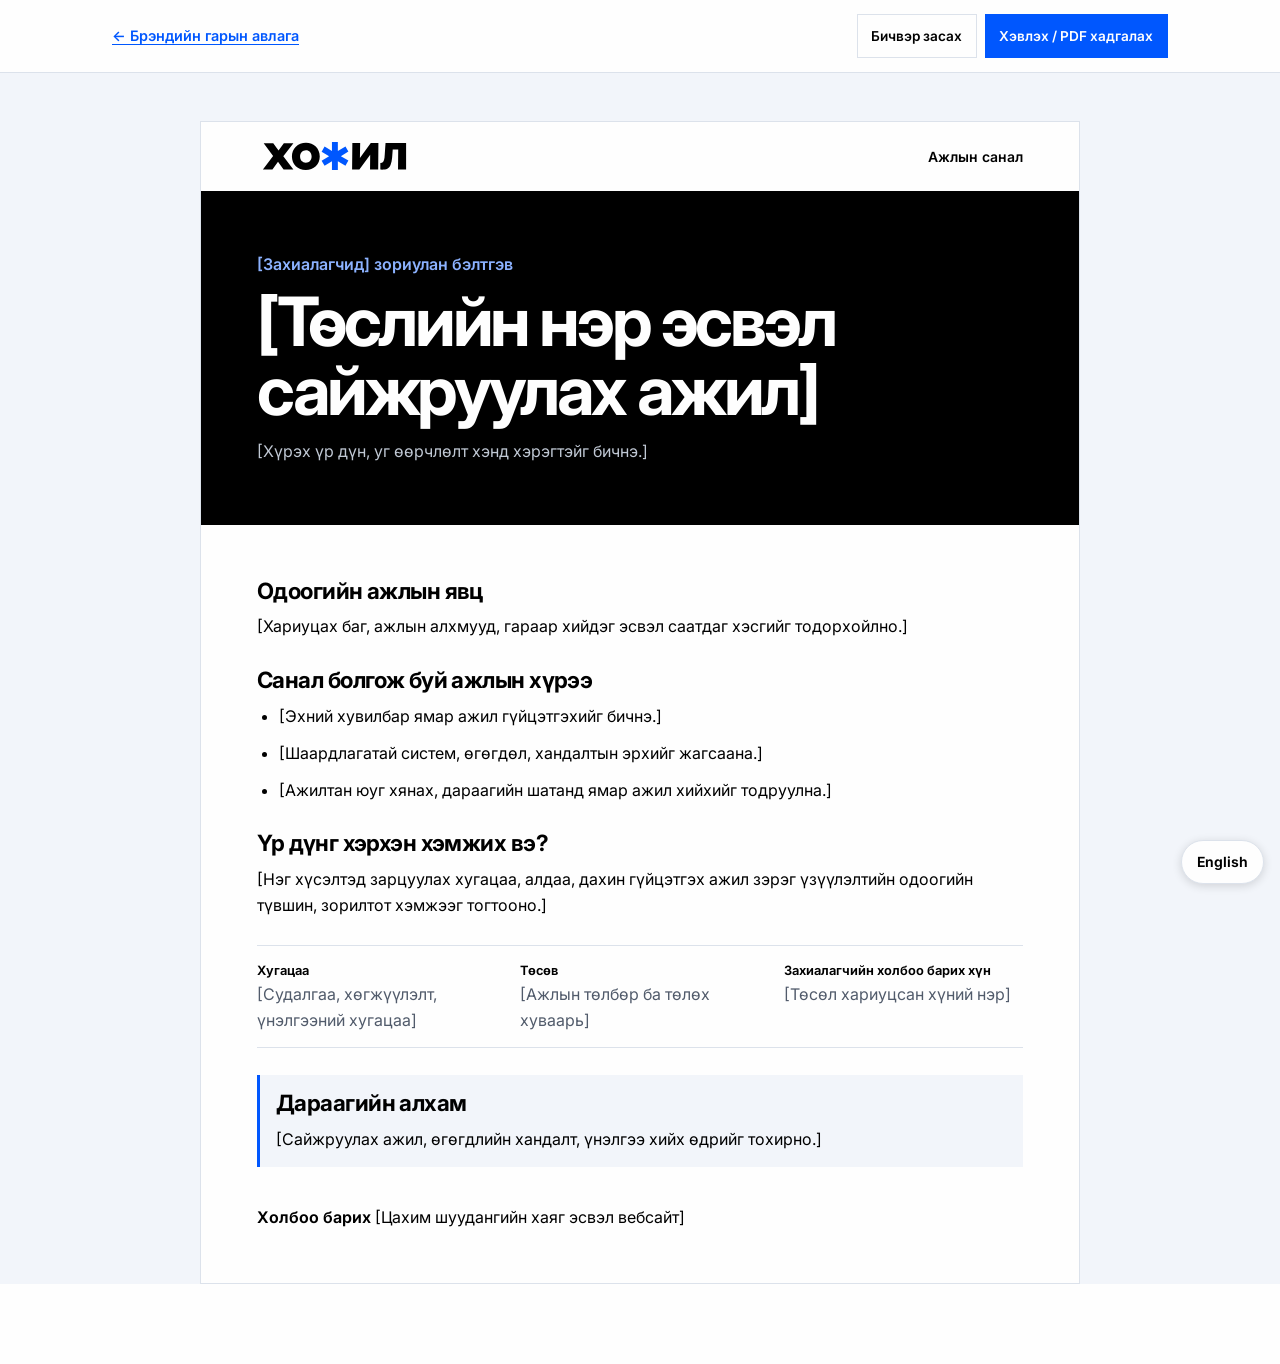
<file: mn/materials/proposal.html>
<!doctype html>
<html lang="mn">
<head>
  <meta charset="utf-8">
  <meta name="viewport" content="width=device-width, initial-scale=1">
  <title>Ажлын саналын загвар · Хожил</title>
  <link rel="icon" href="../../assets/logo/hojil-symbol.svg" type="image/svg+xml">
  <link rel="stylesheet" href="../../assets/brand.css">
  <link rel="stylesheet" href="../../assets/materials.css">
  <script src="../../assets/materials.js" defer></script>
</head>
<body class="material-page sheet-page">
  <div class="material-toolbar">
    <div class="material-toolbar-inner">
      <div class="material-toolbar-links"><a href="../index.html#templates">← Брэндийн гарын авлага</a><a class="language-switch" href="../../materials/proposal.html" lang="en">English</a></div>
      <div class="material-controls" hidden>
        <button type="button" data-edit aria-pressed="false">Бичвэр засах</button>
        <button type="button" data-print>Хэвлэх / PDF хадгалах</button>
      </div>
    </div>
    <p class="editing-status" data-status role="status"></p>
  </div>
  <main class="material-document" aria-label="Ажлын саналын загвар">
    
<article class="material-sheet">
  <header class="material-brand"><img src="../../assets/logo/hojil-wordmark-on-light.svg" alt="Хожил" width="155" height="40"><span>Ажлын санал</span></header>
  <header class="material-hero">
    <p class="material-kicker" data-copy>[Захиалагчид] зориулан бэлтгэв</p>
    <h1 data-copy>[Төслийн нэр эсвэл сайжруулах ажил]</h1>
    <p data-copy>[Хүрэх үр дүн, уг өөрчлөлт хэнд хэрэгтэйг бичнэ.]</p>
  </header>
  <div class="material-body">
    <section><h2>Одоогийн ажлын явц</h2><p data-copy>[Хариуцах баг, ажлын алхмууд, гараар хийдэг эсвэл саатдаг хэсгийг тодорхойлно.]</p></section>
    <section>
      <h2>Санал болгож буй ажлын хүрээ</h2>
      <ul>
        <li data-copy>[Эхний хувилбар ямар ажил гүйцэтгэхийг бичнэ.]</li>
        <li data-copy>[Шаардлагатай систем, өгөгдөл, хандалтын эрхийг жагсаана.]</li>
        <li data-copy>[Ажилтан юуг хянах, дараагийн шатанд ямар ажил хийхийг тодруулна.]</li>
      </ul>
    </section>
    <section><h2>Үр дүнг хэрхэн хэмжих вэ?</h2><p data-copy>[Нэг хүсэлтэд зарцуулах хугацаа, алдаа, дахин гүйцэтгэх ажил зэрэг үзүүлэлтийн одоогийн түвшин, зорилтот хэмжээг тогтооно.]</p></section>
    <dl class="material-facts">
      <div><dt>Хугацаа</dt><dd data-copy>[Судалгаа, хөгжүүлэлт, үнэлгээний хугацаа]</dd></div>
      <div><dt>Төсөв</dt><dd data-copy>[Ажлын төлбөр ба төлөх хуваарь]</dd></div>
      <div><dt>Захиалагчийн холбоо барих хүн</dt><dd data-copy>[Төсөл хариуцсан хүний нэр]</dd></div>
    </dl>
    <section class="material-band"><h2>Дараагийн алхам</h2><p data-copy>[Сайжруулах ажил, өгөгдлийн хандалт, үнэлгээ хийх өдрийг тохирно.]</p></section>
    <p class="material-contact"><strong>Холбоо барих</strong> <span data-copy>[Цахим шуудангийн хаяг эсвэл вебсайт]</span></p>
  </div>
</article>

  </main>
</body>
</html>
</file>
<file: assets/brand.css>
@font-face {
  font-family: Inter;
  src: url("fonts/Inter.ttf") format("truetype");
  font-style: normal;
  font-weight: 100 900;
  font-display: swap;
}

:root {
  --ink: #000000;
  --paper: #fefefe;
  --blue: #0057fe;
  --mist: #f2f5fa;
  --slate: #515b6b;
  --sky: #8cb2ff;
  --line: #dce2eb;
  color: var(--ink);
  background: var(--paper);
  font: 400 100%/1.65 Inter, "Segoe UI", sans-serif;
}

*, *::before, *::after { box-sizing: border-box; }
body, h1, h2, h3, p, dl, dd, figure, blockquote { margin: 0; }
img { display: block; max-width: 100%; }
a { color: var(--blue); text-underline-offset: .2em; }
a:hover { text-decoration-thickness: 2px; }
a:focus-visible { outline: 2px solid var(--blue); outline-offset: 4px; }
strong { font-weight: 650; }
ul, ol { margin: 0; padding-left: 1.35rem; }
li + li { margin-top: .65rem; }
code { font-size: .9em; overflow-wrap: anywhere; }
.wrap { width: min(100% - 6rem, 76rem); margin-inline: auto; }

.skip {
  position: absolute;
  z-index: 3;
  left: 1rem;
  top: 1rem;
  background: var(--paper);
  padding: .6rem 1rem;
  transform: translateY(-180%);
}
.skip:focus { transform: none; }
.masthead {
  display: flex;
  align-items: center;
  justify-content: space-between;
  min-height: 4.75rem;
  gap: 1rem;
}
.masthead > a:last-child {
  display: inline-flex;
  align-items: center;
  min-height: 44px;
  gap: .3em;
  font-size: .875rem;
  font-weight: 600;
}
.masthead > a:last-child span { color: var(--slate); font-weight: 400; }
.brand-link { display: inline-grid; place-items: center; min-height: 44px; }
.brand-link img { height: auto; }

.hero { color: var(--paper); background: var(--ink); }
.hero-content {
  min-height: 21rem;
  display: grid;
  grid-template-columns: 1.1fr 1fr;
  align-items: center;
  gap: clamp(2rem, 5vw, 5rem);
  padding-block: 3.75rem;
}
.hero h1 {
  font-size: clamp(3rem, 6.15vw, 5.625rem);
  line-height: .99;
  letter-spacing: -.055em;
  font-weight: 750;
}
.hero p { color: #c0c8d4; margin-top: 1.25rem; font-size: clamp(1rem, 2vw, 1.2rem); }
.hero-mark { width: 100%; height: auto; }
[lang="mn"] .hero h1 { font-size: clamp(2.4rem, 5vw, 4.6rem); letter-spacing: -.045em; }

.toc {
  position: sticky;
  z-index: 2;
  top: 0;
  background: var(--paper);
  border-bottom: 1px solid var(--line);
}
.toc-links { display: grid; grid-template-columns: repeat(6, minmax(0, 1fr)); }

.toc a {
  min-width: 0;
  min-height: 4rem;
  display: flex;
  gap: clamp(.4rem, 1.2vw, .85rem);
  align-items: center;
  padding: .65rem clamp(.4rem, 1.25vw, 1rem);
  border-right: 1px solid var(--line);
  color: var(--ink);
  text-decoration: none;
  font-weight: 650;
  line-height: 1.3;
}
.toc a:first-child { border-left: 1px solid var(--line); }
.toc a:hover, .toc a:focus-visible { background: var(--mist); color: var(--blue); }
.toc a[aria-current="location"] { background: var(--mist); color: var(--blue); box-shadow: inset 0 -3px 0 var(--blue); }
.toc a:focus-visible { outline-offset: -3px; }
.toc a span {
  font-size: .8rem;
  color: var(--blue);
  font-weight: 650;
  font-variant-numeric: tabular-nums;
}

main:focus { outline: none; }
.chapter {
  display: grid;
  grid-template-columns: minmax(11rem, .75fr) minmax(0, 2.25fr);
  gap: clamp(2rem, 5vw, 4.75rem);
  padding-block: clamp(3.25rem, 7vw, 6rem);
  scroll-margin-top: var(--guide-anchor-offset, 5rem);
}
.chapter + .chapter { border-top: 1px solid var(--line); }
.chapter-header { min-width: 0; }
.index {
  display: block;
  color: var(--blue);
  font-size: .875rem;
  font-weight: 700;
  font-variant-numeric: tabular-nums;
  margin-bottom: .6rem;
}
.chapter h2 {
  font-size: clamp(2rem, 3.4vw, 3.5rem);
  font-weight: 750;
  line-height: 1.04;
  letter-spacing: -.055em;
  overflow-wrap: break-word;
}
.chapter-content { min-width: 0; }
.subsection + .subsection { margin-top: 2.5rem; }
.subsection h3 {
  margin-bottom: .65rem;
  font-size: clamp(1.125rem, 2vw, 1.4rem);
  line-height: 1.25;
  font-weight: 700;
  letter-spacing: -.025em;
}
.subsection > * + :not(h3) { margin-top: .9rem; }
.subsection > h3 + * { margin-top: 0; }
.subsection > p, .subsection > ul, .subsection > ol, .subsection blockquote { max-width: 69ch; }

.matrix { border-top: 1px solid var(--line); }
.matrix-row {
  display: grid;
  grid-template-columns: minmax(8rem, 1fr) minmax(0, 3fr);
  gap: 1rem;
  padding-block: .9rem;
  border-bottom: 1px solid var(--line);
}
.matrix-wide .matrix-row { grid-template-columns: minmax(7rem, .9fr) repeat(2, minmax(0, 1.6fr)); }
.matrix-row dt { font-weight: 650; }
.matrix-row dd { color: var(--slate); }
.cell-label { display: block; color: var(--ink); font-size: .75rem; font-weight: 650; margin-bottom: .3rem; }
blockquote {
  border-left: 3px solid var(--blue);
  padding: .95rem 1.15rem;
  background: var(--mist);
}

.logo-grid { display: grid; grid-template-columns: repeat(2, minmax(0, 1fr)); gap: 1rem; }
.logo-card { border: 1px solid var(--line); }
.logo-preview { display: grid; place-items: center; min-height: 9rem; padding: 1rem; }
.logo-preview img { width: min(94%, 22rem); height: auto; }
.on-dark { background: var(--ink); }
.on-light { background: var(--mist); }
.logo-card figcaption {
  display: flex;
  flex-wrap: wrap;
  justify-content: space-between;
  align-items: center;
  padding: .35rem .85rem;
  column-gap: .75rem;
  font-size: .875rem;
  font-weight: 600;
}
.logo-card a, .asset-row a { display: inline-flex; align-items: center; min-height: 44px; }
.asset-row {
  display: grid;
  grid-template-columns: auto minmax(0, 1fr) auto;
  align-items: center;
  gap: 1rem;
  border-block: 1px solid var(--line);
  padding-block: .8rem;
}
.asset-row p { color: var(--slate); font-size: .9rem; }
.asset-row a { font-size: .875rem; font-weight: 600; }
.size-specimens { display: flex; flex-wrap: wrap; gap: .75rem 2rem; padding: .85rem 1rem; background: var(--mist); }
.size-specimens figure { display: grid; grid-template-rows: 36px auto; justify-items: start; align-items: center; }
.size-specimens figcaption { font-size: .8rem; color: var(--slate); }
.swatches {
  display: grid;
  grid-template-columns: repeat(3, minmax(0, 1fr));
  gap: 1rem;
  list-style: none;
  padding: 0;
}
.subsection > .swatches { max-width: none; }
.swatches li { display: grid; min-width: 0; gap: .15rem; margin: 0; }
.swatches strong { font-size: .875rem; line-height: 1.3; }
.swatches code { color: var(--slate); }
.swatch { display: block; height: 3.75rem; margin-bottom: .25rem; border: 1px solid var(--line); }
.swatch.ink { background: var(--ink); }
.swatch.paper { background: var(--paper); }
.swatch.blue { background: var(--blue); }
.swatch.mist { background: var(--mist); }
.swatch.slate { background: var(--slate); }
.swatch.sky { background: var(--sky); }
.type-specimen { padding: clamp(1.15rem, 3.5vw, 2.5rem); background: var(--mist); }
.sample-heading { font-size: clamp(1.75rem, 4.1vw, 3.25rem); font-weight: 700; line-height: 1.08; letter-spacing: -.045em; }
.sample-alphabet { margin-top: .55rem; font-size: 1.35rem; font-weight: 600; }
.sample-body { margin-top: .65rem; color: var(--slate); }

.site-footer {
  display: flex;
  justify-content: space-between;
  align-items: center;
  gap: 1rem;
  border-top: 1px solid var(--line);
  min-height: 5rem;
  color: var(--slate);
  font-size: .875rem;
}
.site-footer a { min-height: 44px; display: inline-flex; align-items: center; }

@media (max-width: 56rem) {
  .wrap { width: min(100% - 3rem, 76rem); }
  .hero-content { min-height: 17rem; gap: 2rem; }
  .chapter { grid-template-columns: minmax(9rem, .7fr) minmax(0, 2.3fr); gap: 1.5rem; }
}
@media (max-width: 43rem) {
  .wrap { width: calc(100% - 2.25rem); }
  .masthead { min-height: 3.75rem; }
  .hero-content { grid-template-columns: 1fr; min-height: 0; gap: 1.65rem; padding-block: 2.25rem; }
  .hero-mark { max-width: 26rem; }
  .hero h1 { letter-spacing: -.055em; }
  .hero p { margin-top: .7rem; }
  .toc-links { grid-template-columns: repeat(2, minmax(0, 1fr)); }
  .toc a { min-height: 3.1rem; font-size: .875rem; padding-inline: .65rem; }
  .toc a:nth-child(odd) { border-left: 1px solid var(--line); }
  .toc a:nth-child(n + 3) { border-top: 1px solid var(--line); }
  .chapter { grid-template-columns: 1fr; gap: 1.5rem; }
  .index { margin-bottom: .4rem; }
  .matrix-row, .matrix-wide .matrix-row { grid-template-columns: 1fr; gap: .3rem; }
  .matrix-wide dd + dd { margin-top: .4rem; }
  .logo-preview { min-height: 6rem; padding: .5rem; }
  .asset-row { grid-template-columns: auto minmax(0, 1fr); gap: .25rem .7rem; }
  .asset-row a { grid-column: 2; }
}
@media (max-width: 25rem) {
  .logo-grid, .swatches { gap: .6rem; }
  .logo-card figcaption { padding-inline: .55rem; }
  .swatches strong { font-size: .78rem; }
}

/* Design language and application examples */
.design-chapter { display: block; }
.design-chapter > .chapter-header { margin-bottom: 1.25rem; }
.design-intro { max-width: 65ch; font-size: 1.1rem; }
.example-nav {
  display: flex;
  flex-wrap: wrap;
  gap: .25rem 1.5rem;
  margin-block: .75rem 2rem;
  border-bottom: 1px solid var(--line);
}
.example-nav a {
  display: inline-flex;
  align-items: center;
  min-height: 44px;
  font-size: .875rem;
  font-weight: 650;
}
.design-example, #home-ai { scroll-margin-top: var(--guide-anchor-offset, 5rem); }
.design-chapter .subsection + .subsection { margin-top: clamp(2.25rem, 5vw, 4rem); }
.design-sample { border: 1px solid var(--line); }
.design-sample > figcaption {
  padding: .8rem clamp(1rem, 3vw, 1.75rem);
  border-top: 1px solid var(--line);
  color: var(--slate);
  font-size: .875rem;
}

.home-mast, .home-mast-links {
  display: flex;
  align-items: center;
  justify-content: space-between;
  gap: .25rem 1.25rem;
}
.home-mast { padding: .4rem clamp(1rem, 3vw, 2rem); }
.home-mast img { height: auto; flex: none; }
.home-mast-links { flex-wrap: wrap; justify-content: flex-end; }
.home-mast-links a {
  display: inline-flex;
  align-items: center;
  min-height: 44px;
  font-size: .85rem;
  font-weight: 600;
  color: var(--ink);
}
.home-hero {
  display: grid;
  grid-template-columns: 1.18fr 1fr;
  align-items: center;
  gap: clamp(1.5rem, 5vw, 5rem);
  padding: clamp(1.25rem, 5vw, 4rem);
  background: var(--ink);
  color: var(--paper);
}
.home-title {
  max-width: 12ch;
  font-size: clamp(2rem, 4.4vw, 4.25rem);
  line-height: 1.02;
  font-weight: 700;
  letter-spacing: -.055em;
}
.home-title + p { margin-top: 1rem; color: #c0c8d4; max-width: 51ch; }
.sample-cta {
  display: inline-block;
  margin-top: 1.25rem;
  padding: .7rem 1rem;
  background: var(--blue);
  color: var(--paper);
  font-size: .875rem;
  font-weight: 600;
}
.home-workflow > p {
  color: #c0c8d4;
  margin-bottom: .65rem;
  font-size: .8rem;
  font-weight: 600;
}
.home-workflow ol { list-style: none; padding: 0; }
.home-workflow li {
  display: grid;
  grid-template-columns: minmax(5.25rem, .65fr) minmax(0, 1.35fr);
  align-items: center;
  gap: .5rem 1rem;
  padding: .9rem 1rem;
  background: #ffffff10;
  border-left: 3px solid #ffffff35;
}
.home-workflow li + li { margin-top: .5rem; }
.home-workflow li span { color: #c0c8d4; font-size: .8rem; }
.home-workflow .ai-step { background: #0057fe30; border-color: var(--blue); }
.home-workflow .ai-step span { color: var(--sky); }
.home-service { display: grid; grid-template-columns: 10rem 1fr; gap: .25rem 1rem; padding: 1rem clamp(1rem, 3vw, 2rem); }
.home-service p { color: var(--slate); }

.deck-sample { background: var(--mist); }
.deck-grid {
  display: grid;
  grid-template-columns: repeat(3, minmax(0, 1fr));
  gap: 1rem;
  padding: 1rem;
  margin: 0;
  list-style: none;
}
.deck-slide {
  display: flex;
  flex-direction: column;
  gap: .5rem;
  aspect-ratio: 16 / 9;
  padding: clamp(.8rem, 1.9vw, 1.5rem);
  line-height: 1.3;
  border: 1px solid var(--line);
  min-width: 0;
}
.deck-slide + .deck-slide { margin-top: 0; }
.deck-cover { justify-content: space-between; background: var(--ink); border-color: var(--ink); color: var(--paper); }
.deck-cover img { height: auto; }
.deck-cover > div > p + p { margin-top: .4rem; font-size: .82rem; color: var(--sky); }
.slide-title {
  font-size: clamp(1.2rem, 2.1vw, 1.85rem);
  font-weight: 700;
  letter-spacing: -.04em;
  line-height: 1.08;
}
.deck-services { background: var(--paper); }
.deck-services dl, .deck-work ul { display: grid; gap: .28rem; padding: 0; list-style: none; }
.deck-services dl > div, .deck-work li {
  display: grid;
  grid-template-columns: 1.12fr 1fr;
  align-items: baseline;
  gap: .5rem;
  padding-top: .4rem;
  border-top: 1px solid var(--line);
  font-size: .76rem;
}
.deck-services dt { font-weight: 600; }
.deck-services dd { color: var(--slate); }
.deck-work { background: var(--blue); border-color: var(--blue); color: var(--paper); }
.deck-work li { border-color: #ffffff70; margin: 0; }

.case-cover {
  display: grid;
  grid-template-columns: 1.45fr 1fr;
  background: var(--ink);
  color: var(--paper);
}
.case-cover > div { padding: clamp(1rem, 4.5vw, 3.5rem); }
.case-client { font-weight: 600; color: var(--sky); }
.case-name {
  margin-block: .4rem .75rem;
  font-size: clamp(2rem, 4.3vw, 4rem);
  letter-spacing: -.055em;
  font-weight: 700;
  line-height: 1;
}
.case-summary { color: #c0c8d4; }
.case-scope { display: grid; align-content: center; background: var(--blue); }
.case-scope span { font-size: .8rem; font-weight: 600; }
.case-scope strong {
  margin-top: .4rem;
  font-size: clamp(1.5rem, 3.6vw, 3.5rem);
  line-height: .98;
  letter-spacing: -.05em;
  font-weight: 700;
}
.case-facts {
  display: grid;
  grid-template-columns: 1fr 1fr 1.6fr;
  padding: 1rem clamp(1rem, 3vw, 2rem);
  gap: 1rem;
}
.case-facts dt { font-size: .8rem; font-weight: 650; }
.case-facts dd { color: var(--slate); }
.planned-chapter .chapter-content { align-self: center; max-width: 60ch; }
.planned-label { color: var(--blue); margin-bottom: .45rem; font-size: .875rem; font-weight: 650; }

@media (max-width: 56rem) {
  .toc-links { grid-template-columns: repeat(3, minmax(0, 1fr)); }
  .toc a:nth-child(3n + 1) { border-left: 1px solid var(--line); }
  .toc a:nth-child(n + 4) { border-top: 1px solid var(--line); }
  .deck-grid { grid-template-columns: repeat(2, minmax(0, 1fr)); }
}
@media (max-width: 43rem) {
  .toc-links { grid-template-columns: repeat(2, minmax(0, 1fr)); }
  .toc a:nth-child(3n + 1) { border-left: 0; }
  .toc a:nth-child(odd) { border-left: 1px solid var(--line); }
  .toc a:nth-child(n + 3) { border-top: 1px solid var(--line); }
  .home-hero, .home-service { grid-template-columns: 1fr; }
  .home-title { max-width: 15ch; }
  .home-mast { gap: .3rem .65rem; }
  .home-mast img { width: clamp(92px, 30vw, 128px); }
  .home-mast-links { gap: 0 .65rem; }
  .home-mast-links a { font-size: .75rem; }
  .deck-grid { grid-template-columns: 1fr; padding: .75rem; gap: .75rem; }
  .deck-slide { padding: .85rem; }
  .case-facts { grid-template-columns: 1fr 1fr; }
  .case-facts > :last-child { grid-column: 1 / -1; }
}
@media (max-width: 25rem) {
  .home-mast-links { gap: 0 .5rem; }
  .home-workflow li { gap: .5rem; padding: .7rem; }
  .case-cover > div { padding: .85rem; }
  .case-client, .case-summary { font-size: .875rem; }
  .case-name { font-size: 1.65rem; }
}

.material-list {
  margin: 1rem 0;
  padding: 0;
  list-style: none;
  border-top: 1px solid var(--line);
}
.material-list li {
  display: grid;
  grid-template-columns: minmax(11rem, .9fr) minmax(0, 1.6fr);
  align-items: center;
  gap: .25rem 1rem;
  padding: .6rem 0;
  margin: 0;
  border-bottom: 1px solid var(--line);
}
.material-list a {
  display: inline-flex;
  align-items: center;
  gap: .5rem;
  min-height: 44px;
  font-weight: 650;
  justify-self: start;
}
.material-list p, .material-help { color: var(--slate); }
@media (max-width: 43rem) {
  .material-list li { grid-template-columns: 1fr; gap: 0; padding-bottom: .85rem; }
}

.initial-audit { margin-top: 2.5rem; border-block: 1px solid var(--line); }
.initial-audit > summary { padding-block: .75rem; color: var(--blue); font-weight: 650; cursor: pointer; }
.initial-audit > summary:focus-visible { outline: 2px solid var(--blue); outline-offset: 3px; }
.initial-audit[open] { padding-bottom: 1rem; }
.audit-note { margin-block: .25rem 1.25rem; color: var(--slate); }

a.language-switch[lang] {
  position: fixed;
  z-index: 4;
  inset-inline-end: max(1rem, env(safe-area-inset-right));
  bottom: max(1rem, env(safe-area-inset-bottom));
  display: inline-flex;
  align-items: center;
  justify-content: center;
  min-height: 44px;
  padding-inline: .95rem;
  border: 1px solid var(--line);
  border-radius: 999px;
  background: var(--paper);
  color: var(--ink);
  box-shadow: 0 2px 10px #00000024;
  font-size: .875rem;
  font-weight: 650;
  text-decoration: none;
}
a.language-switch[lang]:hover { border-color: var(--blue); color: var(--blue); }
@media screen {
  .site-footer { padding-bottom: 4rem; }
  .material-page .material-document { margin-bottom: 5rem; }
}
@media print {
  a.language-switch[lang] { display: none; }
}
</file>
<file: assets/materials.css>
.material-page { background: var(--mist); }
.material-toolbar { background: var(--paper); border-bottom: 1px solid var(--line); }
.material-toolbar-inner {
  width: min(100% - 2rem, 66rem);
  min-height: 4.5rem;
  margin-inline: auto;
  display: flex;
  align-items: center;
  justify-content: space-between;
  gap: .5rem 1rem;
  flex-wrap: wrap;
  padding-block: .65rem;
}
.material-toolbar a {
  display: inline-flex;
  align-items: center;
  min-height: 44px;
  font-size: .9rem;
  font-weight: 600;
}
.material-controls:not([hidden]) { display: flex; flex-wrap: wrap; gap: .5rem; }
.material-controls button {
  min-height: 44px;
  padding: .5rem .85rem;
  background: var(--paper);
  border: 1px solid var(--line);
  color: var(--ink);
  font: 600 .85rem/1.25 Inter, "Segoe UI", sans-serif;
  cursor: pointer;
}
.material-controls [data-print] { background: var(--blue); border-color: var(--blue); color: var(--paper); }
.material-controls button:hover { box-shadow: inset 0 0 0 1px var(--blue); }
.material-controls button:focus-visible { outline: 2px solid var(--blue); outline-offset: 3px; }
.editing-status:not(:empty) {
  width: min(100% - 2rem, 66rem);
  margin: 0 auto;
  padding: 0 0 .8rem;
  font-size: .875rem;
  color: var(--slate);
}
[data-copy][contenteditable] {
  outline: 1px dashed var(--blue);
  outline-offset: 3px;
  cursor: text;
}
:is(.material-hero, .slide-dark, .slide-blue) [data-copy][contenteditable] { outline-color: var(--sky); }
[data-copy][contenteditable]:focus { outline-style: solid; outline-width: 2px; }

.material-document { width: min(100% - 2rem, 55rem); margin: clamp(1rem, 4vw, 3rem) auto; }
.deck-page .material-document { width: min(100% - 2rem, 66rem); }
.material-sheet { background: var(--paper); border: 1px solid var(--line); }
.material-brand, .material-body, .material-hero {
  padding-inline: clamp(1rem, 5vw, 3.5rem);
}
.material-brand, .slide-meta {
  display: flex;
  align-items: center;
  justify-content: space-between;
  gap: .75rem;
}
.material-brand { padding-block: .9rem; }
.material-brand img, .slide-meta img { height: auto; width: clamp(115px, 24vw, 155px); }
.material-brand span, .slide-meta span { font-size: .875rem; font-weight: 600; }
.material-hero {
  padding-block: clamp(1.5rem, 6vw, 3.75rem);
  background: var(--ink);
  color: var(--paper);
}
.material-hero h1, .material-slide h1, .material-slide h2 {
  font-weight: 700;
  letter-spacing: -.05em;
  line-height: 1.02;
  overflow-wrap: anywhere;
}
.material-hero h1 { font-size: clamp(2rem, 6vw, 4.25rem); max-width: 15ch; }
.material-hero h1 + p { margin-top: .8rem; color: #c0c8d4; max-width: 60ch; }
.material-kicker { color: var(--sky); margin-bottom: .6rem; font-weight: 600; }
.material-body { display: grid; gap: 1.65rem; padding-block: clamp(1.35rem, 5vw, 3.25rem); }
.material-body h2 {
  margin-bottom: .55rem;
  font-size: clamp(1.125rem, 2.5vw, 1.4rem);
  letter-spacing: -.025em;
  line-height: 1.25;
}
.material-services, .project-rows { border-top: 1px solid var(--line); }
.material-services > div, .project-rows > div {
  display: grid;
  grid-template-columns: minmax(8.5rem, .85fr) minmax(0, 2fr);
  gap: .2rem 1.25rem;
  padding-block: .6rem;
  border-bottom: 1px solid var(--line);
}
:is(.material-services, .project-rows, .material-facts) dt { font-weight: 650; }
:is(.material-services, .project-rows, .material-facts) dd { color: var(--slate); }
.project-rows dd { display: grid; gap: .1rem; }
.project-client { font-weight: 600; }
.material-band { background: var(--mist); border-left: 3px solid var(--blue); padding: .9rem 1rem; }
.material-facts {
  display: grid;
  grid-template-columns: repeat(3, minmax(0, 1fr));
  gap: .75rem 1.5rem;
  padding-block: .85rem;
  border-block: 1px solid var(--line);
}
.material-facts dt { font-size: .8rem; }

.material-slide {
  display: flex;
  flex-direction: column;
  justify-content: space-between;
  gap: clamp(1.5rem, 4vw, 3.25rem);
  padding: clamp(1.25rem, 5vw, 4rem);
  aspect-ratio: 16 / 9;
  border: 1px solid var(--line);
}
.material-slide + .material-slide { margin-top: 1.25rem; }
.slide-light { background: var(--paper); }
.slide-dark { background: var(--ink); color: var(--paper); border-color: var(--ink); }
.slide-blue { background: var(--blue); color: var(--paper); border-color: var(--blue); }
.slide-dark .slide-meta { color: var(--sky); }
.material-slide h1 { font-size: clamp(2.35rem, 6.8vw, 5.6rem); max-width: 14ch; }
.material-slide h2 { font-size: clamp(1.9rem, 5vw, 4rem); margin-bottom: clamp(.65rem, 2vw, 1.5rem); }
.slide-lead { margin-top: 1rem; color: #c0c8d4; max-width: 58ch; font-size: clamp(1rem, 2vw, 1.25rem); }
.slide-use-cases { padding: 0; list-style: none; }
.slide-use-cases li {
  display: grid;
  grid-template-columns: minmax(10rem, .9fr) minmax(0, 2fr);
  gap: .2rem 1rem;
  padding-block: .65rem;
  border-bottom: 1px solid var(--line);
  margin: 0;
}
.slide-use-cases li:first-child { border-top: 1px solid var(--line); }
.slide-use-cases span { color: var(--slate); }
.slide-steps { max-width: 64ch; }
.slide-steps li::marker { color: var(--sky); font-weight: 700; }
.slide-blue .project-rows, .slide-blue .project-rows > div { border-color: #ffffff70; }
.slide-blue .project-rows dd { color: var(--paper); }

@media (max-width: 39rem) {
  .material-slide { aspect-ratio: auto; }
  .material-services > div, .project-rows > div, .slide-use-cases li { grid-template-columns: 1fr; }
  .material-facts { grid-template-columns: 1fr; }
}
@media (max-width: 24rem) {
  .material-toolbar-inner { justify-content: start; }
  .material-brand span { text-align: right; }
}

@page handout { size: A4 portrait; margin: 11mm; }
@page slide { size: 320mm 180mm; margin: 0; }
@media print {
  .material-page {
    background: white;
    print-color-adjust: exact;
    -webkit-print-color-adjust: exact;
  }
  .material-toolbar { display: none; }
  [data-copy][contenteditable] { outline: none; }
  .material-document, .deck-page .material-document { width: auto; margin: 0; }
  .material-sheet { page: handout; border: 0; font-size: 11pt; line-height: 1.45; }
  .material-brand, .material-body, .material-hero { padding-inline: 6mm; }
  .material-brand { padding-block: 3mm; }
  .material-hero { padding-block: 8mm; }
  .material-hero h1 { font-size: 28pt; }
  .material-body { gap: 4mm; padding-block: 5mm; }
  .material-body h2 { font-size: 13pt; margin-bottom: 2mm; break-after: avoid; }
  .material-body :is(.material-band, .material-facts, .material-services > div, .project-rows > div) { break-inside: avoid; }
  .material-services > div, .project-rows > div { padding-block: 2mm; }
  .material-slide {
    page: slide;
    width: 320mm;
    min-height: 179mm;
    padding: 14mm;
    margin: 0;
    border: 0;
    gap: 12mm;
    break-after: page;
    break-inside: avoid;
  }
  .material-slide + .material-slide { margin-top: 0; }
  .material-slide:last-child { break-after: auto; }
  .material-slide h1 { font-size: 58pt; }
  .material-slide h2 { font-size: 42pt; }
}

.material-toolbar-links {
  display: flex;
  flex-wrap: wrap;
  align-items: center;
  gap: 0 1rem;
}
.material-contact, .material-proof { margin-top: .7rem; overflow-wrap: anywhere; }
.material-contact [data-copy] { display: inline-block; }
.material-proof { font-size: .9em; }
[lang="mn"] .material-slide h1 {
  max-width: 20ch;
  font-size: clamp(2rem, 5.8vw, 4.65rem);
}
@media print {
  .material-contact, .material-proof { margin-top: 2mm; }
  [lang="mn"] .material-slide h1 { max-width: 24ch; font-size: 48pt; }
}

@media print {
  [lang="mn"] .overview-sheet .material-hero h1 { max-width: 26ch; }
  [lang="mn"] .overview-sheet .material-hero { padding-block: 6mm; }
  [lang="mn"] .overview-sheet .material-body { gap: 3mm; }
}
</file>
